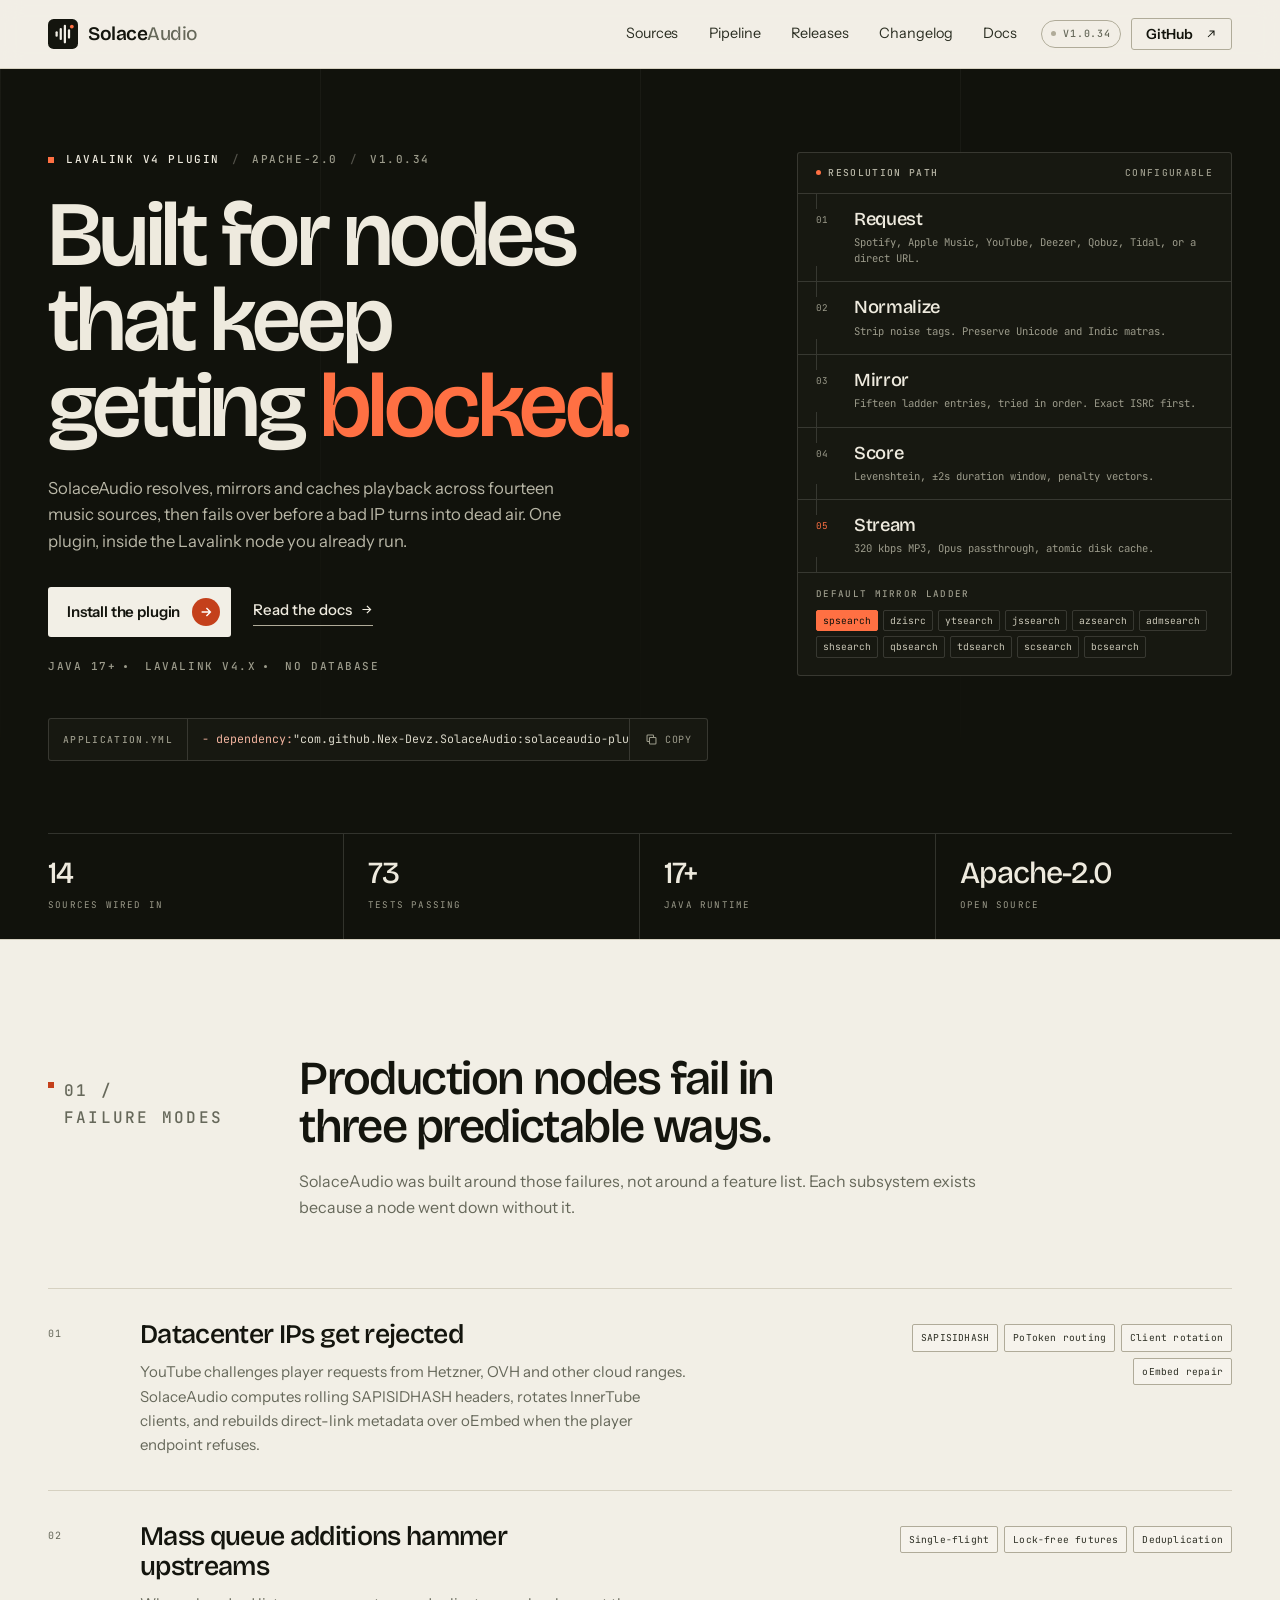
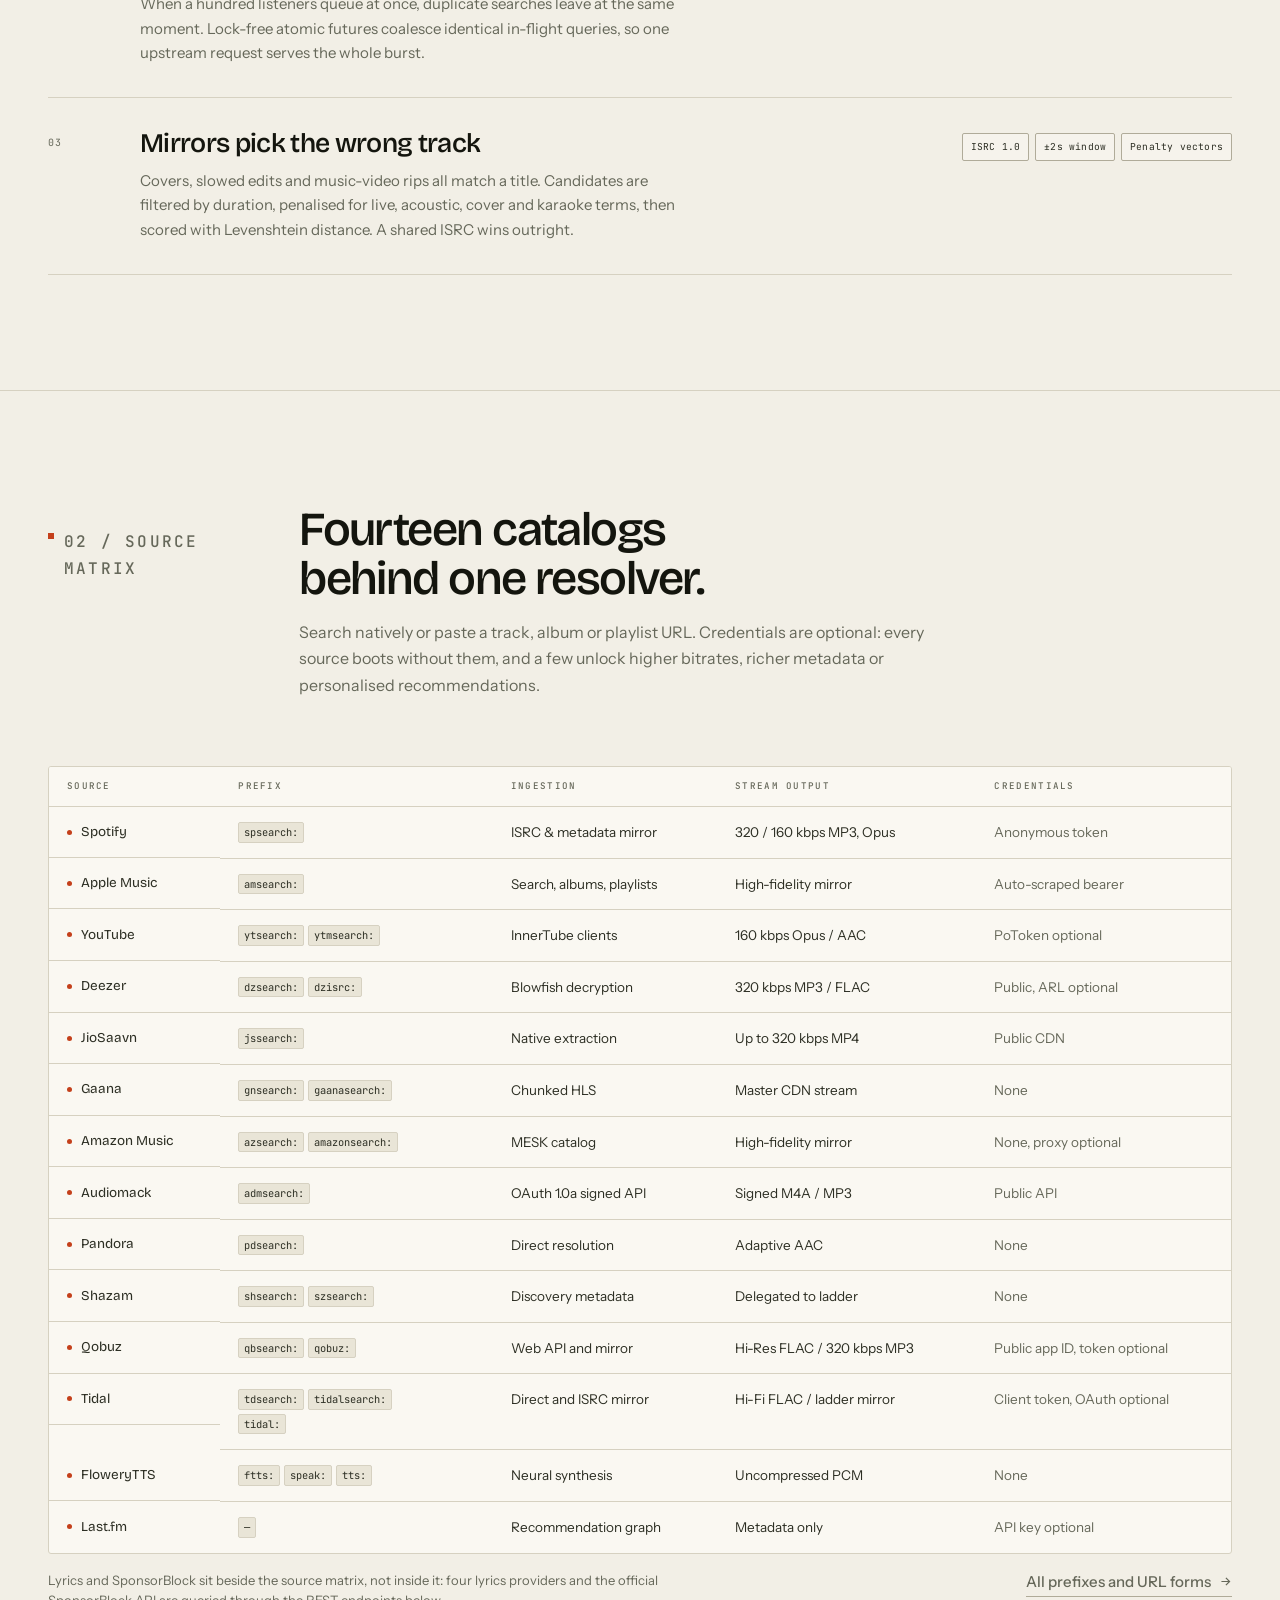
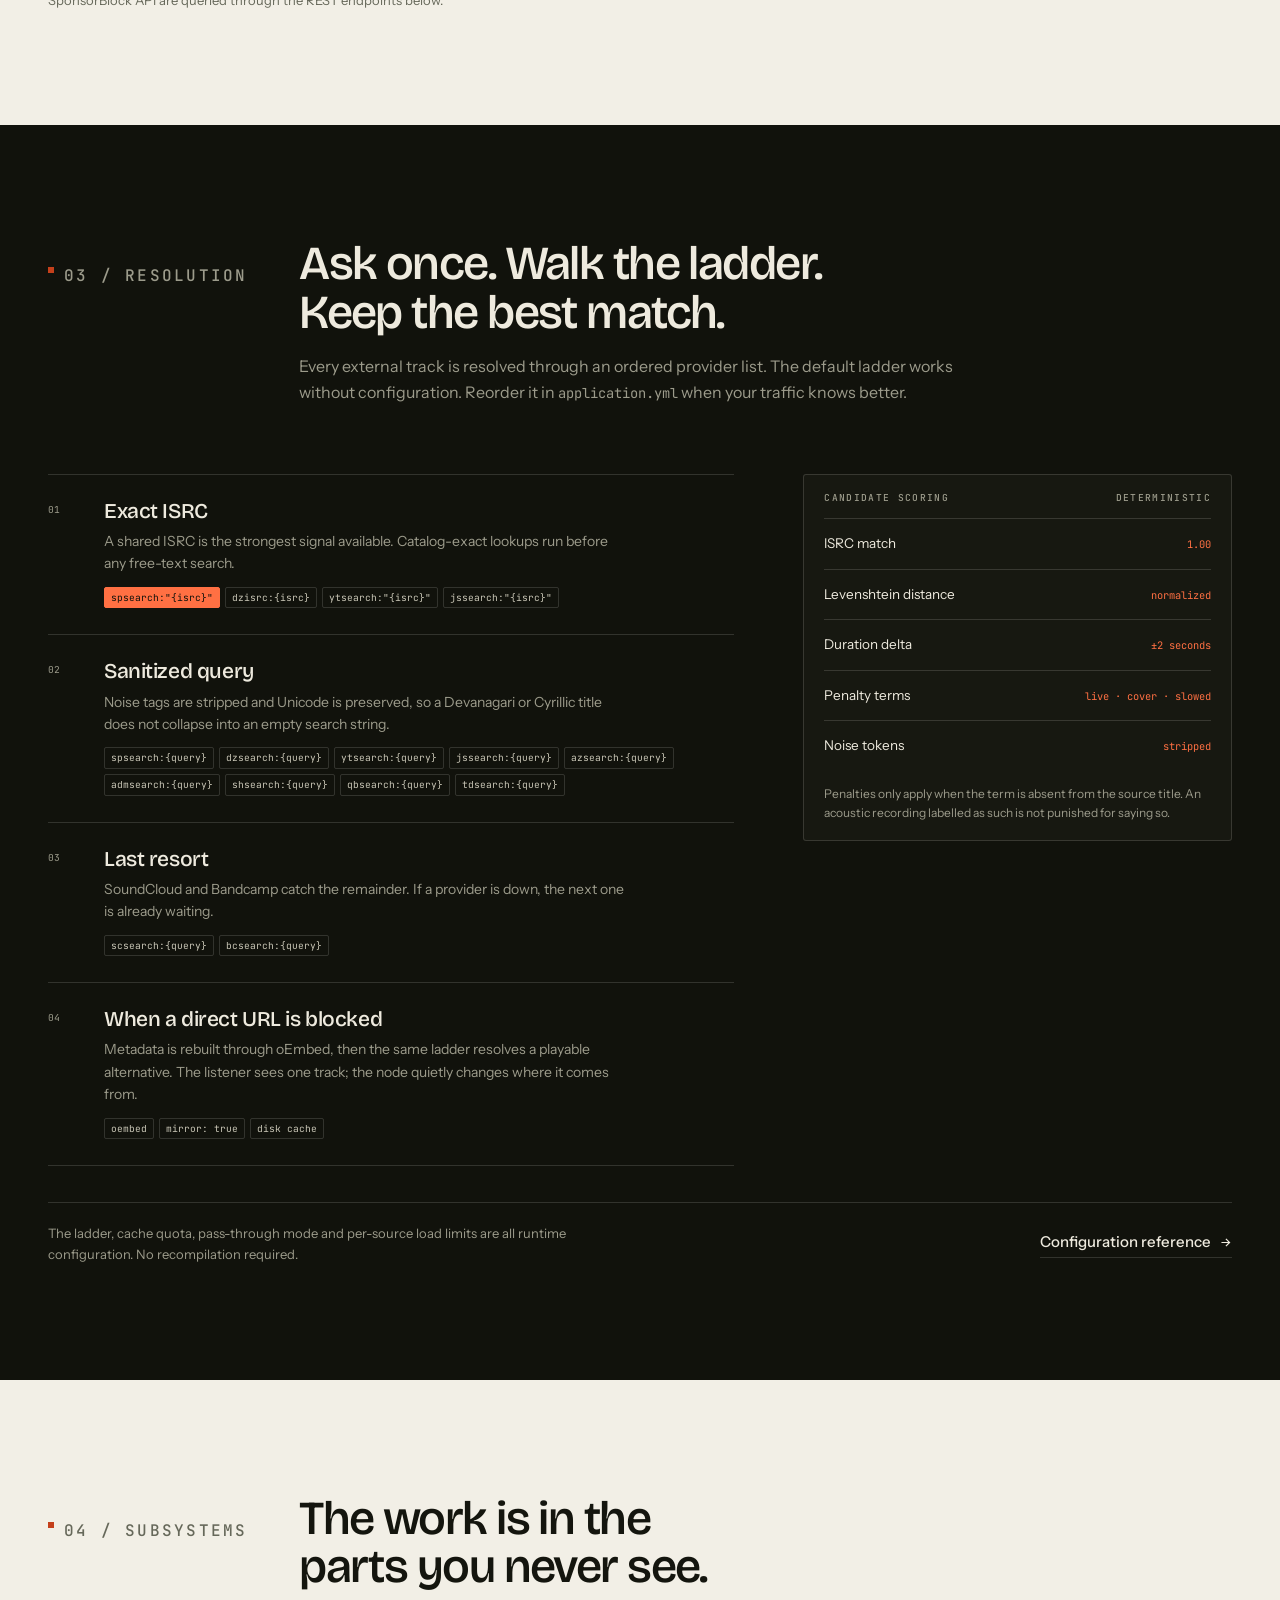
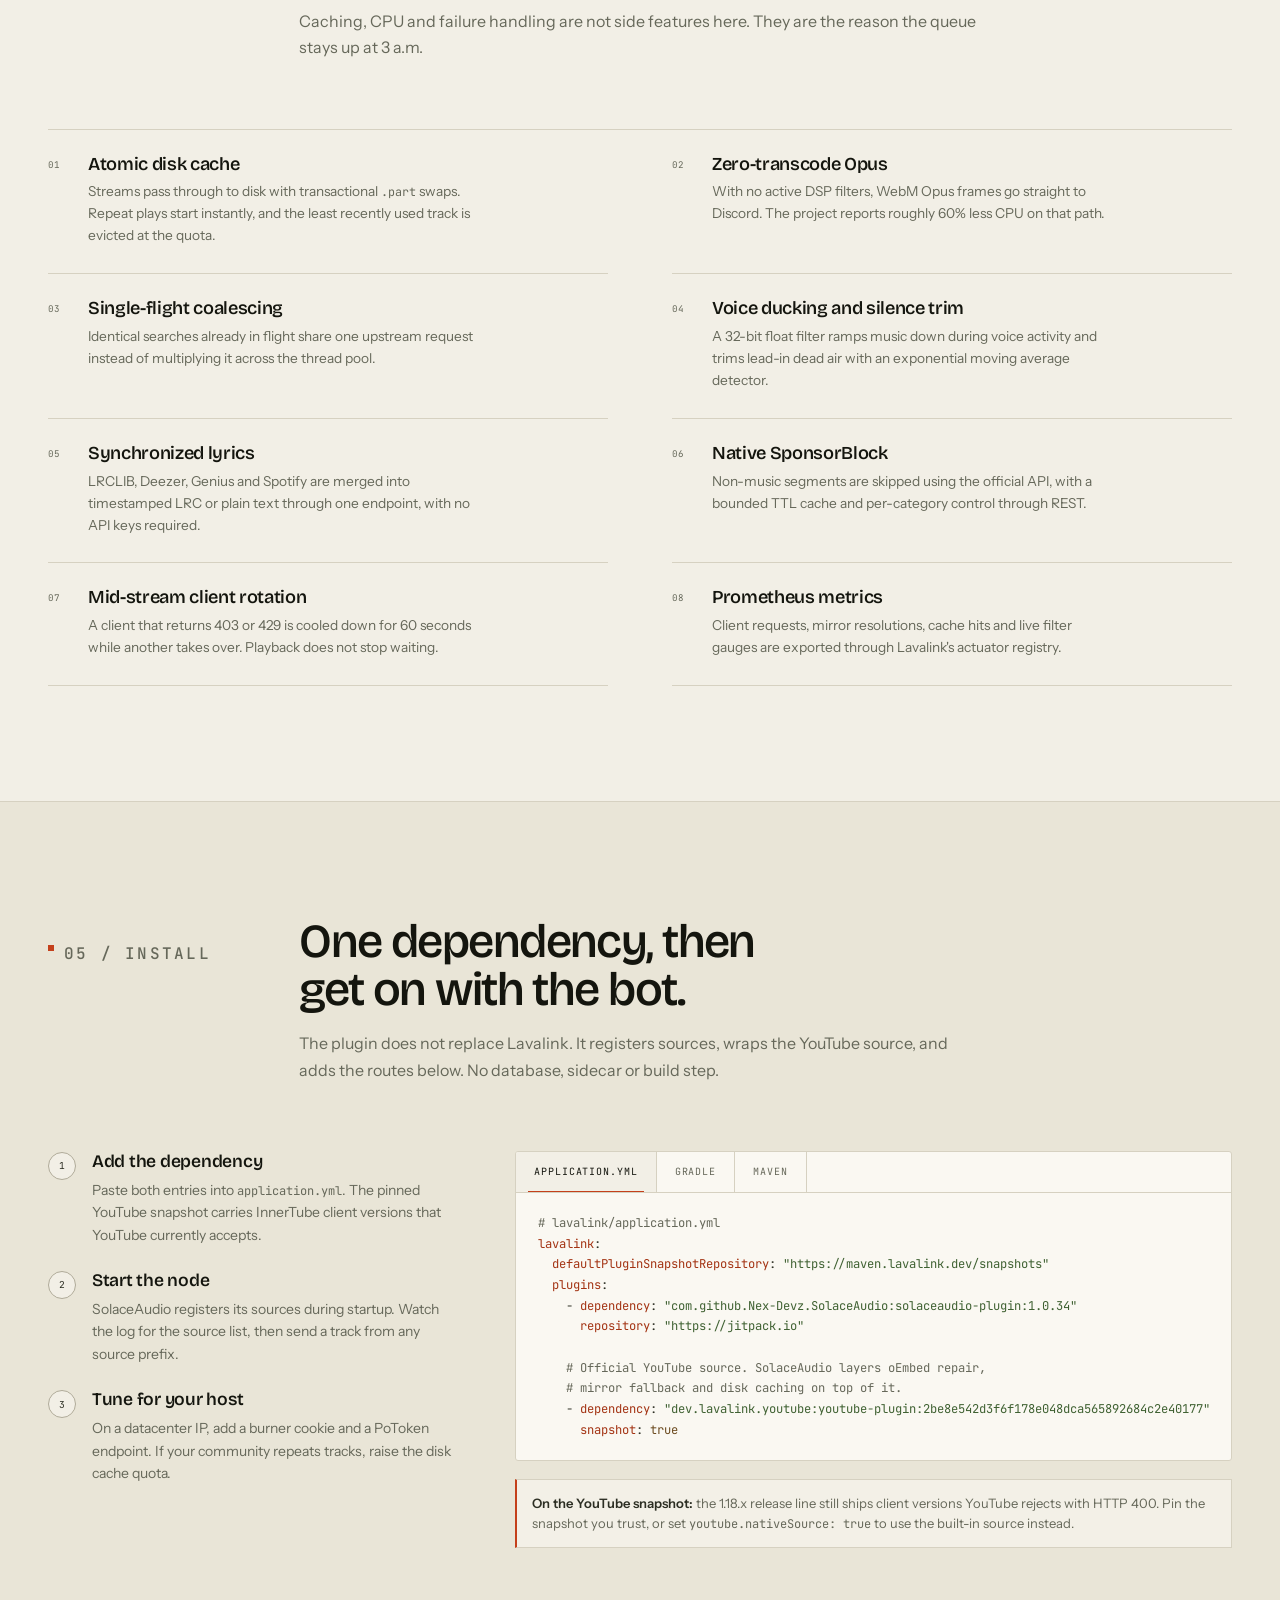
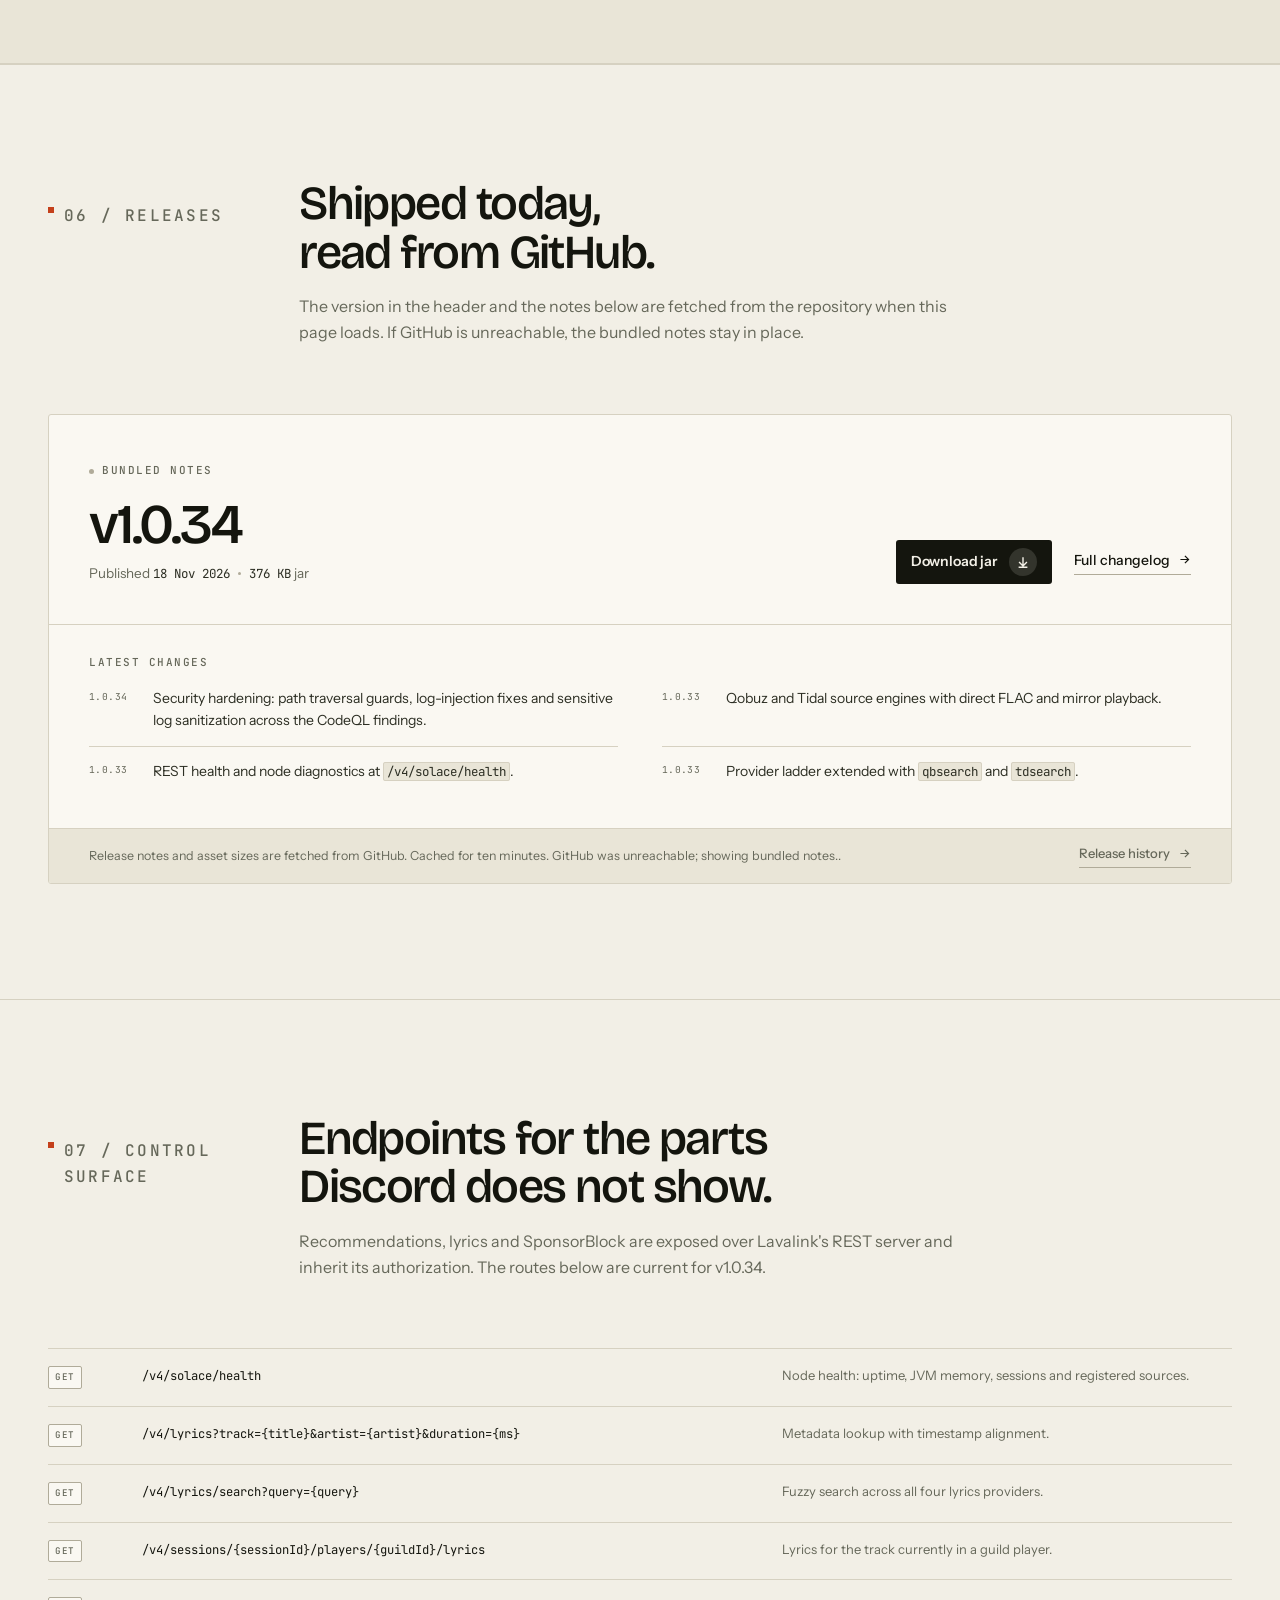
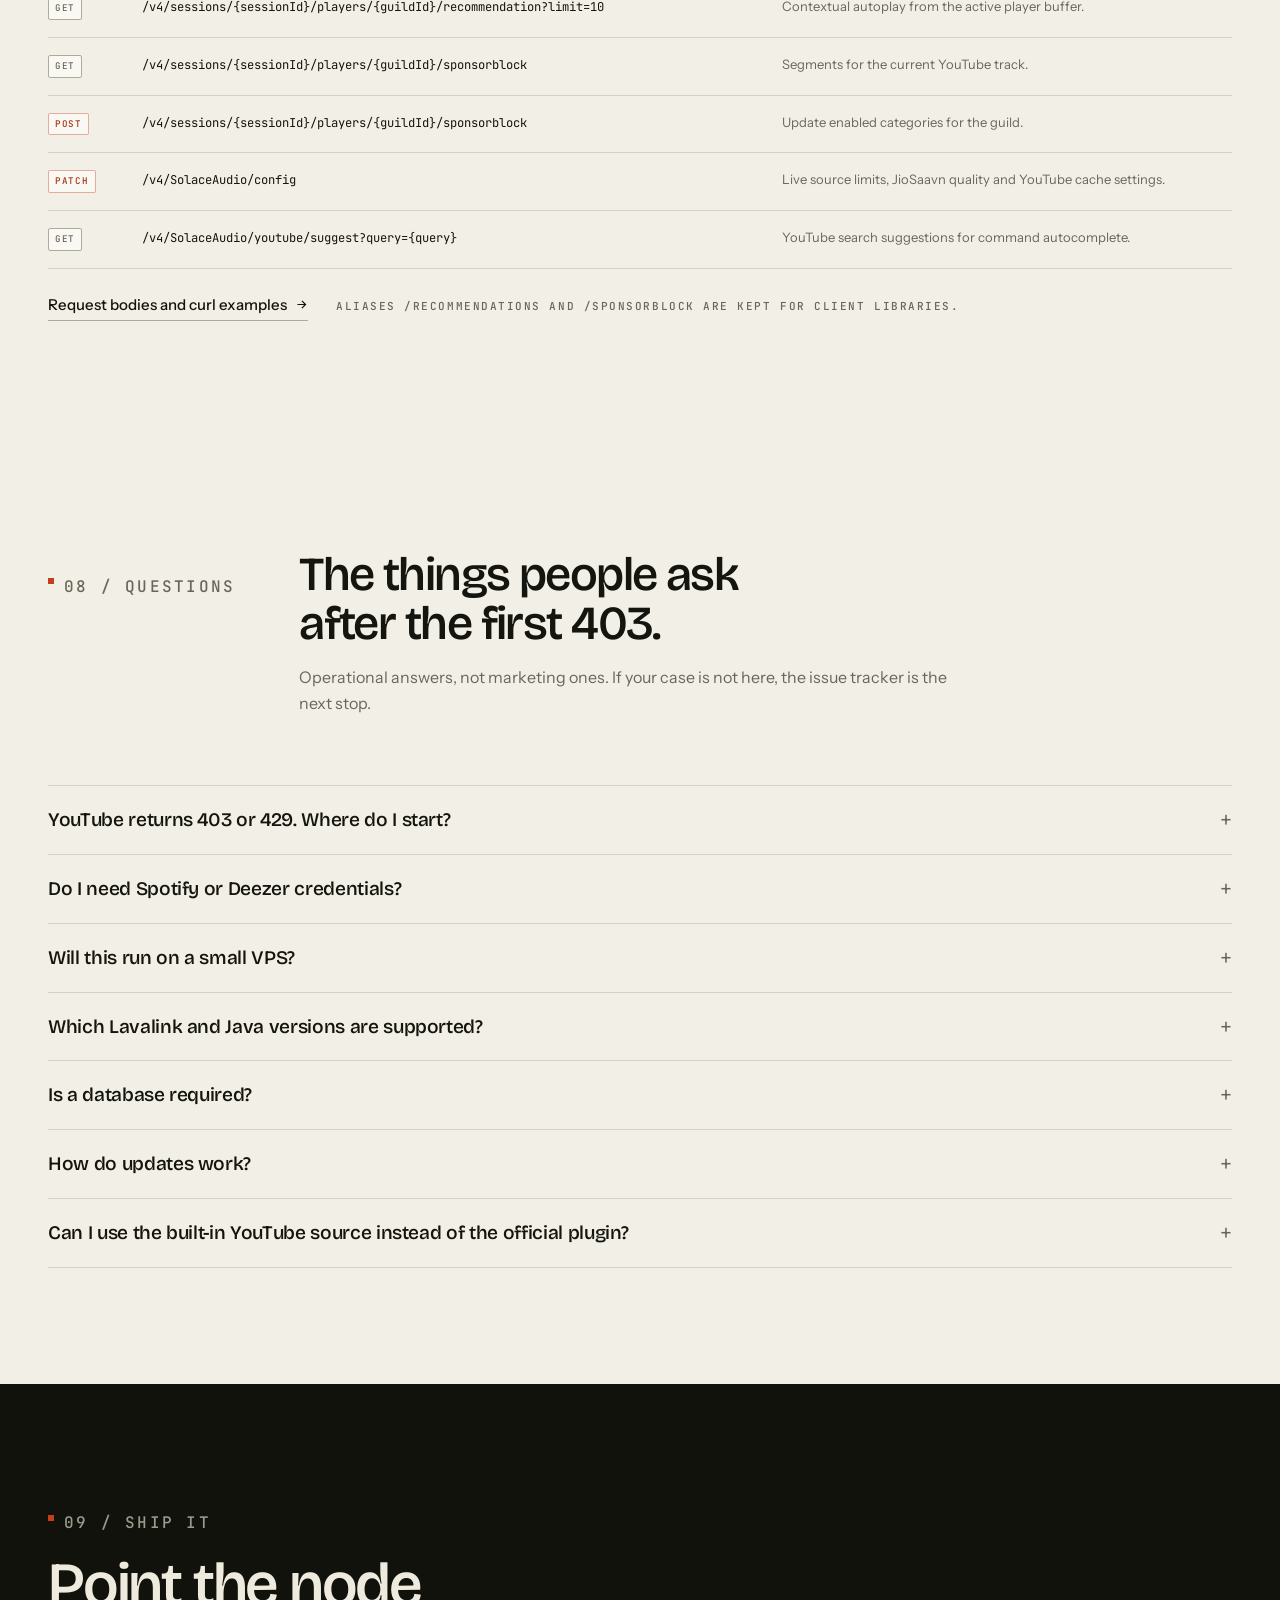
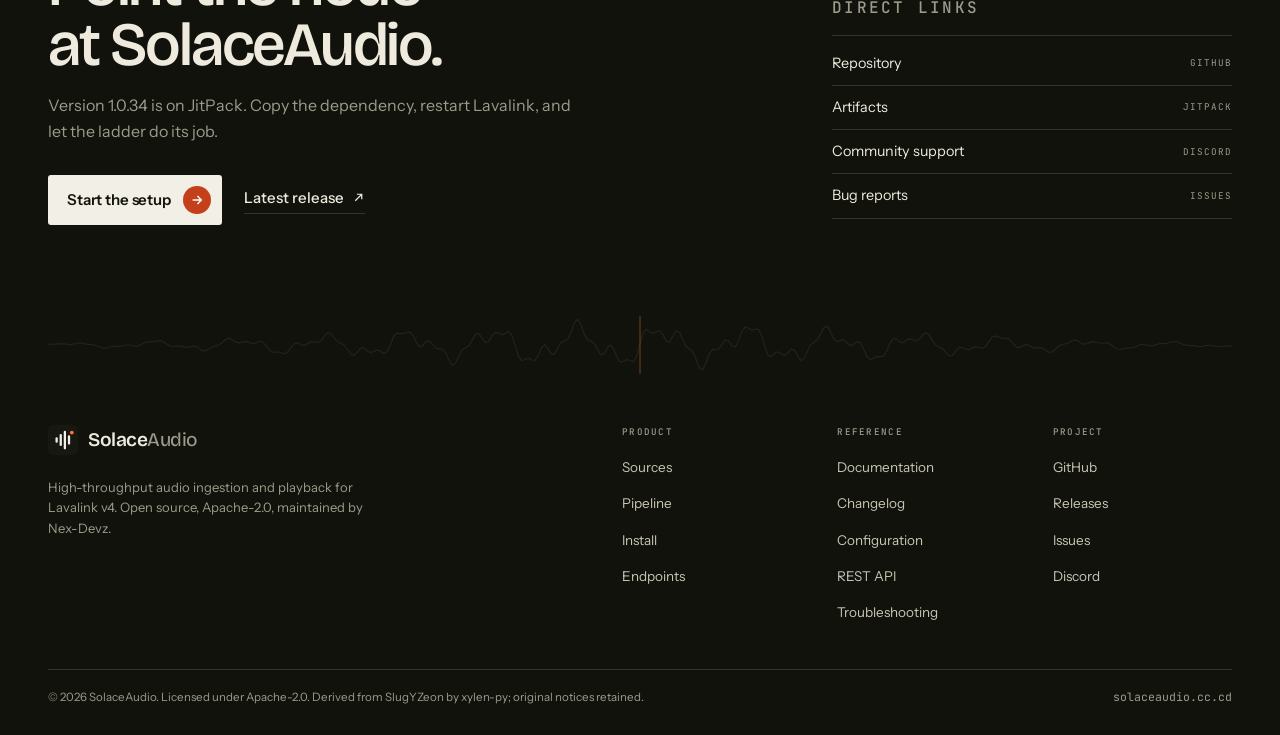
<file: site/index.html>
<!doctype html>
<html lang="en">
<head>
  <meta charset="utf-8">
  <meta name="viewport" content="width=device-width, initial-scale=1">
  <title>SolaceAudio — resilient audio ingestion for Lavalink v4</title>
  <meta name="description" content="SolaceAudio is an open-source Lavalink v4 plugin that resolves, mirrors, scores and caches audio across fourteen music sources, with failover for datacenter IPs.">
  <link rel="canonical" href="https://solaceaudio.cc.cd/">
  <meta name="theme-color" content="#11120c">
  <meta name="color-scheme" content="light">

  <meta property="og:type" content="website">
  <meta property="og:site_name" content="SolaceAudio">
  <meta property="og:url" content="https://solaceaudio.cc.cd/">
  <meta property="og:title" content="SolaceAudio — resilient audio ingestion for Lavalink v4">
  <meta property="og:description" content="Fourteen music sources, one resolver. ISRC-first mirroring, deterministic scoring and atomic disk caching for Lavalink v4.">
  <meta property="og:image" content="https://solaceaudio.cc.cd/assets/img/og.png">
  <meta property="og:image:width" content="1200">
  <meta property="og:image:height" content="630">
  <meta property="og:image:alt" content="SolaceAudio — built for nodes that keep getting blocked.">
  <meta name="twitter:card" content="summary_large_image">
  <meta name="twitter:title" content="SolaceAudio — resilient audio ingestion for Lavalink v4">
  <meta name="twitter:description" content="Fourteen music sources, one resolver. ISRC-first mirroring, deterministic scoring and atomic disk caching for Lavalink v4.">
  <meta name="twitter:image" content="https://solaceaudio.cc.cd/assets/img/og.png">

  <link rel="icon" href="assets/img/favicon.svg" type="image/svg+xml">
  <link rel="apple-touch-icon" href="assets/img/apple-touch-icon.png">
  <link rel="manifest" href="site.webmanifest">
  <link rel="preload" href="assets/fonts/bricolage-grotesque-var.woff2" as="font" type="font/woff2" crossorigin>
  <link rel="preload" href="assets/fonts/instrument-sans-var.woff2" as="font" type="font/woff2" crossorigin>
  <link rel="preconnect" href="https://api.github.com">
  <link rel="preconnect" href="https://raw.githubusercontent.com">
  <link rel="dns-prefetch" href="https://raw.githubusercontent.com">
  <link rel="stylesheet" href="assets/css/style.css">
  <script>document.documentElement.classList.add('js');</script>
  <script src="assets/js/main.js" defer></script>
  <script src="assets/js/live.js" defer></script>
</head>
<body id="top">
  <a class="skip-link" href="#main">Skip to content</a>

  <header class="site-header">
    <div class="container header-inner">
      <a class="brand" href="index.html" aria-label="SolaceAudio home">
        <svg class="brand__mark" viewBox="0 0 32 32" aria-hidden="true">
          <rect width="32" height="32" rx="6" fill="#14150e"/>
          <g fill="#f2efe6">
            <rect x="8" y="13" width="2.4" height="6" rx="1.2"/>
            <rect x="12.4" y="9.5" width="2.4" height="13" rx="1.2"/>
            <rect x="16.8" y="6" width="2.4" height="20" rx="1.2"/>
            <rect x="21.2" y="11" width="2.4" height="10" rx="1.2"/>
          </g>
          <circle cx="25.4" cy="8" r="2" fill="#ff7043"/>
        </svg>
        <span class="brand__name">Solace<span>Audio</span></span>
      </a>

      <nav class="main-nav" aria-label="Primary">
        <a href="#sources">Sources</a>
        <a href="#pipeline">Pipeline</a>
        <a href="#releases">Releases</a>
        <a href="changelog.html">Changelog</a>
        <a href="docs.html">Docs</a>
      </nav>

      <div class="header-actions">
        <span class="version-chip" data-live-version-badge title="Latest release">
          <span class="live-dot" data-live-dot aria-hidden="true"></span>
          <span>v<span data-live-version>1.0.34</span></span>
        </span>
        <a class="btn btn--small btn--outline" href="https://github.com/Nex-Devz/SolaceAudio" rel="noopener">
          GitHub
          <svg width="12" height="12" viewBox="0 0 16 16" fill="none" stroke="currentColor" stroke-width="1.4" aria-hidden="true"><path d="M4 12 12 4M6 4h6v6"/></svg>
        </a>
        <button class="menu-toggle" type="button" aria-expanded="false" aria-controls="mobile-nav" data-menu-toggle aria-label="Open menu">
          <span></span>
          <span></span>
        </button>
      </div>
    </div>

    <nav class="mobile-nav" id="mobile-nav" aria-label="Mobile" hidden>
      <a href="#sources">Sources <span>02</span></a>
      <a href="#pipeline">Pipeline <span>03</span></a>
      <a href="#releases">Releases <span>06</span></a>
      <a href="#api">Endpoints <span>07</span></a>
      <a href="changelog.html">Changelog <span>Live</span></a>
      <a href="docs.html">Docs <span>Reference</span></a>
      <a href="https://github.com/Nex-Devz/SolaceAudio" rel="noopener">GitHub <span>Repository</span></a>
      <a class="btn btn--dark" href="#install">Install the plugin
        <span class="btn__icon" aria-hidden="true">
          <svg viewBox="0 0 16 16" fill="none" stroke="currentColor" stroke-width="1.6"><path d="M3 8h9M8.5 3.5 13 8l-4.5 4.5"/></svg>
        </span>
      </a>
    </nav>
  </header>

  <main id="main">
    <section class="hero" aria-labelledby="hero-title">
      <div class="container">
        <div class="hero-grid">
          <div class="hero-copy">
            <div class="eyebrow-row label">
              <span class="dot" aria-hidden="true"></span>
              <strong>Lavalink v4 plugin</strong>
              <span class="sep" aria-hidden="true">/</span>
              <span>Apache-2.0</span>
              <span class="sep" aria-hidden="true">/</span>
              <span>v<span data-live-version>1.0.34</span></span>
            </div>

            <h1 id="hero-title">Built for nodes that keep getting <span class="accent">blocked.</span></h1>

            <p class="hero-lede">
              SolaceAudio resolves, mirrors and caches playback across fourteen music sources, then fails over
              before a bad IP turns into dead air. One plugin, inside the Lavalink node you already run.
            </p>

            <div class="hero-cta">
              <a class="btn btn--light" href="#install">
                Install the plugin
                <span class="btn__icon" aria-hidden="true">
                  <svg viewBox="0 0 16 16" fill="none" stroke="currentColor" stroke-width="1.6"><path d="M3 8h9M8.5 3.5 13 8l-4.5 4.5"/></svg>
                </span>
              </a>
              <a class="link-arrow" href="docs.html">
                Read the docs
                <svg viewBox="0 0 16 16" fill="none" stroke="currentColor" stroke-width="1.5" aria-hidden="true"><path d="M3 8h9M8.5 3.5 13 8l-4.5 4.5"/></svg>
              </a>
            </div>

            <p class="hero-meta label">
              <span>Java 17+</span>
              <span>Lavalink v4.x</span>
              <span>No database</span>
            </p>

            <div class="install-strip">
              <span class="install-strip__label label">application.yml</span>
              <code><span class="tok">- dependency:</span> "com.github.Nex-Devz.SolaceAudio:solaceaudio-plugin:<span data-live-version>1.0.34</span>"</code>
              <button class="copy-btn" type="button" data-copy='- dependency: "com.github.Nex-Devz.SolaceAudio:solaceaudio-plugin:1.0.34"' data-copy-template='- dependency: "com.github.Nex-Devz.SolaceAudio:solaceaudio-plugin:{version}"' data-label="Copy">
                <svg viewBox="0 0 16 16" fill="none" stroke="currentColor" stroke-width="1.3" aria-hidden="true"><rect x="5.5" y="5.5" width="8" height="8" rx="1"/><path d="M10.5 5.5v-2a1 1 0 0 0-1-1h-6a1 1 0 0 0-1 1v6a1 1 0 0 0 1 1h2"/></svg>
                <span>Copy</span>
              </button>
            </div>
          </div>

          <aside class="route-card" aria-label="Resolution path overview">
            <div class="route-card__head label">
              <span class="pulse">Resolution path</span>
              <span>Configurable</span>
            </div>
            <ol class="route-list">
              <li>
                <span class="idx">01</span>
                <div>
                  <div class="route-name">Request</div>
                  <p class="route-desc">Spotify, Apple Music, YouTube, Deezer, Qobuz, Tidal, or a direct URL.</p>
                </div>
              </li>
              <li>
                <span class="idx">02</span>
                <div>
                  <div class="route-name">Normalize</div>
                  <p class="route-desc">Strip noise tags. Preserve Unicode and Indic matras.</p>
                </div>
              </li>
              <li>
                <span class="idx">03</span>
                <div>
                  <div class="route-name">Mirror</div>
                  <p class="route-desc">Fifteen ladder entries, tried in order. Exact ISRC first.</p>
                </div>
              </li>
              <li>
                <span class="idx">04</span>
                <div>
                  <div class="route-name">Score</div>
                  <p class="route-desc">Levenshtein, ±2s duration window, penalty vectors.</p>
                </div>
              </li>
              <li class="is-final">
                <span class="idx">05</span>
                <div>
                  <div class="route-name">Stream</div>
                  <p class="route-desc">320 kbps MP3, Opus passthrough, atomic disk cache.</p>
                </div>
              </li>
            </ol>
            <div class="route-card__foot">
              <p class="label">Default mirror ladder</p>
              <div class="chip-row">
                <span class="chip-dark is-hot">spsearch</span>
                <span class="chip-dark">dzisrc</span>
                <span class="chip-dark">ytsearch</span>
                <span class="chip-dark">jssearch</span>
                <span class="chip-dark">azsearch</span>
                <span class="chip-dark">admsearch</span>
                <span class="chip-dark">shsearch</span>
                <span class="chip-dark">qbsearch</span>
                <span class="chip-dark">tdsearch</span>
                <span class="chip-dark">scsearch</span>
                <span class="chip-dark">bcsearch</span>
              </div>
            </div>
          </aside>
        </div>

        <dl class="spec-band">
          <div class="spec">
            <dt class="sr-only">Sources</dt>
            <dd><b>14</b><span>Sources wired in</span></dd>
          </div>
          <div class="spec">
            <dt class="sr-only">Tests</dt>
            <dd><b>73</b><span>Tests passing</span></dd>
          </div>
          <div class="spec">
            <dt class="sr-only">Runtime</dt>
            <dd><b>17+</b><span>Java runtime</span></dd>
          </div>
          <div class="spec">
            <dt class="sr-only">License</dt>
            <dd><b>Apache-2.0</b><span>Open source</span></dd>
          </div>
        </dl>
      </div>
    </section>

    <section class="section section--bordered" aria-labelledby="failures-title">
      <div class="container">
        <div class="sec-head reveal">
          <p class="sec-label">01 / Failure modes</p>
          <div>
            <h2 id="failures-title">Production nodes fail in three predictable ways.</h2>
            <p>SolaceAudio was built around those failures, not around a feature list. Each subsystem exists because a node went down without it.</p>
          </div>
        </div>

        <div class="failure-list">
          <article class="failure reveal">
            <span class="failure__num">01</span>
            <div>
              <h3>Datacenter IPs get rejected</h3>
              <p>YouTube challenges player requests from Hetzner, OVH and other cloud ranges. SolaceAudio computes rolling SAPISIDHASH headers, rotates InnerTube clients, and rebuilds direct-link metadata over oEmbed when the player endpoint refuses.</p>
            </div>
            <ul class="failure__tags" aria-label="Responses">
              <li class="tag">SAPISIDHASH</li>
              <li class="tag">PoToken routing</li>
              <li class="tag">Client rotation</li>
              <li class="tag">oEmbed repair</li>
            </ul>
          </article>

          <article class="failure reveal">
            <span class="failure__num">02</span>
            <div>
              <h3>Mass queue additions hammer upstreams</h3>
              <p>When a hundred listeners queue at once, duplicate searches leave at the same moment. Lock-free atomic futures coalesce identical in-flight queries, so one upstream request serves the whole burst.</p>
            </div>
            <ul class="failure__tags" aria-label="Responses">
              <li class="tag">Single-flight</li>
              <li class="tag">Lock-free futures</li>
              <li class="tag">Deduplication</li>
            </ul>
          </article>

          <article class="failure reveal">
            <span class="failure__num">03</span>
            <div>
              <h3>Mirrors pick the wrong track</h3>
              <p>Covers, slowed edits and music-video rips all match a title. Candidates are filtered by duration, penalised for live, acoustic, cover and karaoke terms, then scored with Levenshtein distance. A shared ISRC wins outright.</p>
            </div>
            <ul class="failure__tags" aria-label="Responses">
              <li class="tag">ISRC 1.0</li>
              <li class="tag">±2s window</li>
              <li class="tag">Penalty vectors</li>
            </ul>
          </article>
        </div>
      </div>
    </section>

    <section class="section section--bordered" id="sources" aria-labelledby="sources-title">
      <div class="container">
        <div class="sec-head reveal">
          <p class="sec-label">02 / Source matrix</p>
          <div>
            <h2 id="sources-title">Fourteen catalogs behind one resolver.</h2>
            <p>Search natively or paste a track, album or playlist URL. Credentials are optional: every source boots without them, and a few unlock higher bitrates, richer metadata or personalised recommendations.</p>
          </div>
        </div>

        <div class="table-shell reveal">
          <div class="table-scroll" role="region" aria-label="Supported audio sources" tabindex="0">
            <table class="source-table">
              <caption class="sr-only">SolaceAudio sources, search prefixes, ingestion mode, stream output and required credentials.</caption>
              <thead>
                <tr>
                  <th scope="col">Source</th>
                  <th scope="col">Prefix</th>
                  <th scope="col">Ingestion</th>
                  <th scope="col">Stream output</th>
                  <th scope="col">Credentials</th>
                </tr>
              </thead>
              <tbody>
                <tr>
                  <th scope="row" class="source-name">Spotify</th>
                  <td><span class="prefix-list"><code>spsearch:</code></span></td>
                  <td>ISRC &amp; metadata mirror</td>
                  <td>320 / 160 kbps MP3, Opus</td>
                  <td class="muted-cell">Anonymous token</td>
                </tr>
                <tr>
                  <th scope="row" class="source-name">Apple Music</th>
                  <td><span class="prefix-list"><code>amsearch:</code></span></td>
                  <td>Search, albums, playlists</td>
                  <td>High-fidelity mirror</td>
                  <td class="muted-cell">Auto-scraped bearer</td>
                </tr>
                <tr>
                  <th scope="row" class="source-name">YouTube</th>
                  <td><span class="prefix-list"><code>ytsearch:</code> <code>ytmsearch:</code></span></td>
                  <td>InnerTube clients</td>
                  <td>160 kbps Opus / AAC</td>
                  <td class="muted-cell">PoToken optional</td>
                </tr>
                <tr>
                  <th scope="row" class="source-name">Deezer</th>
                  <td><span class="prefix-list"><code>dzsearch:</code> <code>dzisrc:</code></span></td>
                  <td>Blowfish decryption</td>
                  <td>320 kbps MP3 / FLAC</td>
                  <td class="muted-cell">Public, ARL optional</td>
                </tr>
                <tr>
                  <th scope="row" class="source-name">JioSaavn</th>
                  <td><span class="prefix-list"><code>jssearch:</code></span></td>
                  <td>Native extraction</td>
                  <td>Up to 320 kbps MP4</td>
                  <td class="muted-cell">Public CDN</td>
                </tr>
                <tr>
                  <th scope="row" class="source-name">Gaana</th>
                  <td><span class="prefix-list"><code>gnsearch:</code> <code>gaanasearch:</code></span></td>
                  <td>Chunked HLS</td>
                  <td>Master CDN stream</td>
                  <td class="muted-cell">None</td>
                </tr>
                <tr>
                  <th scope="row" class="source-name">Amazon Music</th>
                  <td><span class="prefix-list"><code>azsearch:</code> <code>amazonsearch:</code></span></td>
                  <td>MESK catalog</td>
                  <td>High-fidelity mirror</td>
                  <td class="muted-cell">None, proxy optional</td>
                </tr>
                <tr>
                  <th scope="row" class="source-name">Audiomack</th>
                  <td><span class="prefix-list"><code>admsearch:</code></span></td>
                  <td>OAuth 1.0a signed API</td>
                  <td>Signed M4A / MP3</td>
                  <td class="muted-cell">Public API</td>
                </tr>
                <tr>
                  <th scope="row" class="source-name">Pandora</th>
                  <td><span class="prefix-list"><code>pdsearch:</code></span></td>
                  <td>Direct resolution</td>
                  <td>Adaptive AAC</td>
                  <td class="muted-cell">None</td>
                </tr>
                <tr>
                  <th scope="row" class="source-name">Shazam</th>
                  <td><span class="prefix-list"><code>shsearch:</code> <code>szsearch:</code></span></td>
                  <td>Discovery metadata</td>
                  <td>Delegated to ladder</td>
                  <td class="muted-cell">None</td>
                </tr>
                <tr>
                  <th scope="row" class="source-name">Qobuz</th>
                  <td><span class="prefix-list"><code>qbsearch:</code> <code>qobuz:</code></span></td>
                  <td>Web API and mirror</td>
                  <td>Hi-Res FLAC / 320 kbps MP3</td>
                  <td class="muted-cell">Public app ID, token optional</td>
                </tr>
                <tr>
                  <th scope="row" class="source-name">Tidal</th>
                  <td><span class="prefix-list"><code>tdsearch:</code> <code>tidalsearch:</code> <code>tidal:</code></span></td>
                  <td>Direct and ISRC mirror</td>
                  <td>Hi-Fi FLAC / ladder mirror</td>
                  <td class="muted-cell">Client token, OAuth optional</td>
                </tr>
                <tr>
                  <th scope="row" class="source-name">FloweryTTS</th>
                  <td><span class="prefix-list"><code>ftts:</code> <code>speak:</code> <code>tts:</code></span></td>
                  <td>Neural synthesis</td>
                  <td>Uncompressed PCM</td>
                  <td class="muted-cell">None</td>
                </tr>
                <tr>
                  <th scope="row" class="source-name">Last.fm</th>
                  <td><span class="prefix-list"><code>—</code></span></td>
                  <td>Recommendation graph</td>
                  <td>Metadata only</td>
                  <td class="muted-cell">API key optional</td>
                </tr>
              </tbody>
            </table>
          </div>
        </div>

        <div class="table-foot reveal">
          <p>Lyrics and SponsorBlock sit beside the source matrix, not inside it: four lyrics providers and the official SponsorBlock API are queried through the REST endpoints below.</p>
          <a class="link-arrow" href="docs.html#prefixes">All prefixes and URL forms
            <svg viewBox="0 0 16 16" fill="none" stroke="currentColor" stroke-width="1.5" aria-hidden="true"><path d="M3 8h9M8.5 3.5 13 8l-4.5 4.5"/></svg>
          </a>
        </div>
      </div>
    </section>

    <section class="section section--dark" id="pipeline" aria-labelledby="pipeline-title">
      <div class="container">
        <div class="sec-head reveal">
          <p class="sec-label">03 / Resolution</p>
          <div>
            <h2 id="pipeline-title">Ask once. Walk the ladder. Keep the best match.</h2>
            <p>Every external track is resolved through an ordered provider list. The default ladder works without configuration. Reorder it in <code>application.yml</code> when your traffic knows better.</p>
          </div>
        </div>

        <div class="pipeline-grid">
          <ol class="ladder">
            <li class="reveal">
              <span class="idx">01</span>
              <div>
                <h3>Exact ISRC</h3>
                <p>A shared ISRC is the strongest signal available. Catalog-exact lookups run before any free-text search.</p>
                <div class="chip-row">
                  <span class="chip-dark is-hot">spsearch:"{isrc}"</span>
                  <span class="chip-dark">dzisrc:{isrc}</span>
                  <span class="chip-dark">ytsearch:"{isrc}"</span>
                  <span class="chip-dark">jssearch:"{isrc}"</span>
                </div>
              </div>
            </li>
            <li class="reveal">
              <span class="idx">02</span>
              <div>
                <h3>Sanitized query</h3>
                <p>Noise tags are stripped and Unicode is preserved, so a Devanagari or Cyrillic title does not collapse into an empty search string.</p>
                <div class="chip-row">
                  <span class="chip-dark">spsearch:{query}</span>
                  <span class="chip-dark">dzsearch:{query}</span>
                  <span class="chip-dark">ytsearch:{query}</span>
                  <span class="chip-dark">jssearch:{query}</span>
                  <span class="chip-dark">azsearch:{query}</span>
                  <span class="chip-dark">admsearch:{query}</span>
                  <span class="chip-dark">shsearch:{query}</span>
                  <span class="chip-dark">qbsearch:{query}</span>
                  <span class="chip-dark">tdsearch:{query}</span>
                </div>
              </div>
            </li>
            <li class="reveal">
              <span class="idx">03</span>
              <div>
                <h3>Last resort</h3>
                <p>SoundCloud and Bandcamp catch the remainder. If a provider is down, the next one is already waiting.</p>
                <div class="chip-row">
                  <span class="chip-dark">scsearch:{query}</span>
                  <span class="chip-dark">bcsearch:{query}</span>
                </div>
              </div>
            </li>
            <li class="reveal">
              <span class="idx">04</span>
              <div>
                <h3>When a direct URL is blocked</h3>
                <p>Metadata is rebuilt through oEmbed, then the same ladder resolves a playable alternative. The listener sees one track; the node quietly changes where it comes from.</p>
                <div class="chip-row">
                  <span class="chip-dark">oembed</span>
                  <span class="chip-dark">mirror: true</span>
                  <span class="chip-dark">disk cache</span>
                </div>
              </div>
            </li>
          </ol>

          <aside class="score-card reveal" data-delay="1" aria-label="Candidate scoring factors">
            <div class="score-card__head label">
              <span>Candidate scoring</span>
              <span>Deterministic</span>
            </div>
            <ul class="score-list">
              <li>
                <span class="k">ISRC match</span>
                <span class="v">1.00</span>
              </li>
              <li>
                <span class="k">Levenshtein distance</span>
                <span class="v">normalized</span>
              </li>
              <li>
                <span class="k">Duration delta</span>
                <span class="v">±2 seconds</span>
              </li>
              <li>
                <span class="k">Penalty terms</span>
                <span class="v">live · cover · slowed</span>
              </li>
              <li>
                <span class="k">Noise tokens</span>
                <span class="v">stripped</span>
              </li>
            </ul>
            <p class="score-note">Penalties only apply when the term is absent from the source title. An acoustic recording labelled as such is not punished for saying so.</p>
          </aside>
        </div>

        <div class="pipeline-foot reveal">
          <p>The ladder, cache quota, pass-through mode and per-source load limits are all runtime configuration. No recompilation required.</p>
          <a class="link-arrow link-arrow--light" href="docs.html#configuration">Configuration reference
            <svg viewBox="0 0 16 16" fill="none" stroke="currentColor" stroke-width="1.5" aria-hidden="true"><path d="M3 8h9M8.5 3.5 13 8l-4.5 4.5"/></svg>
          </a>
        </div>
      </div>
    </section>

    <section class="section" aria-labelledby="subsystems-title">
      <div class="container">
        <div class="sec-head reveal">
          <p class="sec-label">04 / Subsystems</p>
          <div>
            <h2 id="subsystems-title">The work is in the parts you never see.</h2>
            <p>Caching, CPU and failure handling are not side features here. They are the reason the queue stays up at 3 a.m.</p>
          </div>
        </div>

        <div class="sys-grid">
          <article class="sys-item reveal">
            <span class="sys-item__num">01</span>
            <div>
              <h3>Atomic disk cache</h3>
              <p>Streams pass through to disk with transactional <code>.part</code> swaps. Repeat plays start instantly, and the least recently used track is evicted at the quota.</p>
            </div>
          </article>
          <article class="sys-item reveal" data-delay="1">
            <span class="sys-item__num">02</span>
            <div>
              <h3>Zero-transcode Opus</h3>
              <p>With no active DSP filters, WebM Opus frames go straight to Discord. The project reports roughly 60% less CPU on that path.</p>
            </div>
          </article>
          <article class="sys-item reveal">
            <span class="sys-item__num">03</span>
            <div>
              <h3>Single-flight coalescing</h3>
              <p>Identical searches already in flight share one upstream request instead of multiplying it across the thread pool.</p>
            </div>
          </article>
          <article class="sys-item reveal" data-delay="1">
            <span class="sys-item__num">04</span>
            <div>
              <h3>Voice ducking and silence trim</h3>
              <p>A 32-bit float filter ramps music down during voice activity and trims lead-in dead air with an exponential moving average detector.</p>
            </div>
          </article>
          <article class="sys-item reveal">
            <span class="sys-item__num">05</span>
            <div>
              <h3>Synchronized lyrics</h3>
              <p>LRCLIB, Deezer, Genius and Spotify are merged into timestamped LRC or plain text through one endpoint, with no API keys required.</p>
            </div>
          </article>
          <article class="sys-item reveal" data-delay="1">
            <span class="sys-item__num">06</span>
            <div>
              <h3>Native SponsorBlock</h3>
              <p>Non-music segments are skipped using the official API, with a bounded TTL cache and per-category control through REST.</p>
            </div>
          </article>
          <article class="sys-item reveal">
            <span class="sys-item__num">07</span>
            <div>
              <h3>Mid-stream client rotation</h3>
              <p>A client that returns 403 or 429 is cooled down for 60 seconds while another takes over. Playback does not stop waiting.</p>
            </div>
          </article>
          <article class="sys-item reveal" data-delay="1">
            <span class="sys-item__num">08</span>
            <div>
              <h3>Prometheus metrics</h3>
              <p>Client requests, mirror resolutions, cache hits and live filter gauges are exported through Lavalink's actuator registry.</p>
            </div>
          </article>
        </div>
      </div>
    </section>

    <section class="section section--sunken" id="install" aria-labelledby="install-title">
      <div class="container">
        <div class="sec-head reveal">
          <p class="sec-label">05 / Install</p>
          <div>
            <h2 id="install-title">One dependency, then get on with the bot.</h2>
            <p>The plugin does not replace Lavalink. It registers sources, wraps the YouTube source, and adds the routes below. No database, sidecar or build step.</p>
          </div>
        </div>

        <div class="install-grid">
          <ol class="steps">
            <li class="step reveal">
              <span class="step__num">1</span>
              <div>
                <h3>Add the dependency</h3>
                <p>Paste both entries into <code>application.yml</code>. The pinned YouTube snapshot carries InnerTube client versions that YouTube currently accepts.</p>
              </div>
            </li>
            <li class="step reveal">
              <span class="step__num">2</span>
              <div>
                <h3>Start the node</h3>
                <p>SolaceAudio registers its sources during startup. Watch the log for the source list, then send a track from any source prefix.</p>
              </div>
            </li>
            <li class="step reveal">
              <span class="step__num">3</span>
              <div>
                <h3>Tune for your host</h3>
                <p>On a datacenter IP, add a burner cookie and a PoToken endpoint. If your community repeats tracks, raise the disk cache quota.</p>
              </div>
            </li>
          </ol>

          <div class="reveal" data-delay="1">
            <div class="code-panel" data-tabs>
              <div class="tablist" role="tablist" aria-label="Dependency format">
                <button class="tab" role="tab" id="tab-lavalink" aria-controls="panel-lavalink" aria-selected="true" tabindex="0" type="button">application.yml</button>
                <button class="tab" role="tab" id="tab-gradle" aria-controls="panel-gradle" aria-selected="false" tabindex="-1" type="button">Gradle</button>
                <button class="tab" role="tab" id="tab-maven" aria-controls="panel-maven" aria-selected="false" tabindex="-1" type="button">Maven</button>
              </div>

              <div class="code-body" id="panel-lavalink" role="tabpanel" aria-labelledby="tab-lavalink">
                <button class="copy-btn" type="button" data-copy="target" data-copy-target="#code-lavalink" data-label="Copy">Copy</button>
                <pre><code id="code-lavalink"><span class="tok-c"># lavalink/application.yml</span>
<span class="tok-k">lavalink</span>:
  <span class="tok-k">defaultPluginSnapshotRepository</span>: <span class="tok-s">"https://maven.lavalink.dev/snapshots"</span>
  <span class="tok-k">plugins</span>:
    - <span class="tok-k">dependency</span>: <span class="tok-s">"com.github.Nex-Devz.SolaceAudio:solaceaudio-plugin:<span data-live-version>1.0.34</span>"</span>
      <span class="tok-k">repository</span>: <span class="tok-s">"https://jitpack.io"</span>

    <span class="tok-c"># Official YouTube source. SolaceAudio layers oEmbed repair,</span>
    <span class="tok-c"># mirror fallback and disk caching on top of it.</span>
    - <span class="tok-k">dependency</span>: <span class="tok-s">"dev.lavalink.youtube:youtube-plugin:2be8e542d3f6f178e048dca565892684c2e40177"</span>
      <span class="tok-k">snapshot</span>: <span class="tok-v">true</span></code></pre>
              </div>

              <div class="code-body" id="panel-gradle" role="tabpanel" aria-labelledby="tab-gradle" hidden>
                <button class="copy-btn" type="button" data-copy="target" data-copy-target="#code-gradle" data-label="Copy">Copy</button>
                <pre><code id="code-gradle"><span class="tok-c">// build.gradle.kts</span>
<span class="tok-k">repositories</span> {
    mavenCentral()
    maven(<span class="tok-s">"https://jitpack.io"</span>)
    maven(<span class="tok-s">"https://maven.lavalink.dev/releases"</span>)
}

<span class="tok-k">dependencies</span> {
    implementation(<span class="tok-s">"com.github.Nex-Devz.SolaceAudio:solaceaudio-main:<span data-live-version>1.0.34</span>"</span>)
}</code></pre>
              </div>

              <div class="code-body" id="panel-maven" role="tabpanel" aria-labelledby="tab-maven" hidden>
                <button class="copy-btn" type="button" data-copy="target" data-copy-target="#code-maven" data-label="Copy">Copy</button>
                <pre><code id="code-maven"><span class="tok-c">&lt;!-- pom.xml --&gt;</span>
&lt;<span class="tok-k">repository</span>&gt;
  &lt;id&gt;jitpack.io&lt;/id&gt;
  &lt;url&gt;https://jitpack.io&lt;/url&gt;
&lt;/<span class="tok-k">repository</span>&gt;

&lt;<span class="tok-k">dependency</span>&gt;
  &lt;groupId&gt;com.github.Nex-Devz.SolaceAudio&lt;/groupId&gt;
  &lt;artifactId&gt;solaceaudio-main&lt;/artifactId&gt;
  &lt;version&gt;<span data-live-version>1.0.34</span>&lt;/version&gt;
&lt;/<span class="tok-k">dependency</span>&gt;</code></pre>
              </div>
            </div>

            <div class="code-note">
              <p><strong>On the YouTube snapshot:</strong> the 1.18.x release line still ships client versions YouTube rejects with HTTP 400. Pin the snapshot you trust, or set <code>youtube.nativeSource: true</code> to use the built-in source instead.</p>
            </div>
          </div>
        </div>
      </div>
    </section>

    <section class="section section--bordered" id="releases" aria-labelledby="releases-title">
      <div class="container">
        <div class="sec-head reveal">
          <p class="sec-label">06 / Releases</p>
          <div>
            <h2 id="releases-title">Shipped today, read from GitHub.</h2>
            <p>The version in the header and the notes below are fetched from the repository when this page loads. If GitHub is unreachable, the bundled notes stay in place.</p>
          </div>
        </div>

        <div class="release-shell reveal">
          <div class="release-primary">
            <div class="release-primary__id">
              <p class="live-label label">
                <span class="live-dot" data-live-dot aria-hidden="true"></span>
                <span data-live-status>Bundled notes</span>
              </p>
              <p class="release-version">v<span data-live-version>1.0.34</span></p>
              <p class="release-meta">
                <span>Published <span class="release-meta__value" data-live-date>18 Nov 2026</span></span>
                <span class="meta-sep" aria-hidden="true"></span>
                <span><span class="release-meta__value" data-live-jar-size>376 KB</span> jar</span>
              </p>
            </div>
            <div class="release-actions">
              <a class="btn btn--small btn--dark" data-live-download href="https://github.com/Nex-Devz/SolaceAudio/releases/download/1.0.34/solaceaudio-plugin-1.0.34.jar" aria-label="Download SolaceAudio 1.0.34 jar">
                <span data-live-download-label>Download jar</span>
                <span class="btn__icon" aria-hidden="true">
                  <svg viewBox="0 0 16 16" fill="none" stroke="currentColor" stroke-width="1.6"><path d="M8 2.5v9M3.5 8 8 12.5 12.5 8M3 14h10"/></svg>
                </span>
              </a>
              <a class="link-arrow" href="changelog.html">Full changelog
                <svg viewBox="0 0 16 16" fill="none" stroke="currentColor" stroke-width="1.5" aria-hidden="true"><path d="M3 8h9M8.5 3.5 13 8l-4.5 4.5"/></svg>
              </a>
            </div>
          </div>

          <div class="release-preview" data-live-preview>
            <p class="release-preview__label label">Latest changes</p>
            <ul class="release-notes">
              <li><span class="release-tag">1.0.34</span><span>Security hardening: path traversal guards, log-injection fixes and sensitive log sanitization across the CodeQL findings.</span></li>
              <li><span class="release-tag">1.0.33</span><span>Qobuz and Tidal source engines with direct FLAC and mirror playback.</span></li>
              <li><span class="release-tag">1.0.33</span><span>REST health and node diagnostics at <code>/v4/solace/health</code>.</span></li>
              <li><span class="release-tag">1.0.33</span><span>Provider ladder extended with <code>qbsearch</code> and <code>tdsearch</code>.</span></li>
            </ul>
          </div>

          <div class="release-foot">
            <p>Release notes and asset sizes are fetched from GitHub. Cached for ten minutes. <span data-live-synced>Bundled fallback</span>.</p>
            <a class="link-arrow" href="changelog.html">Release history
              <svg viewBox="0 0 16 16" fill="none" stroke="currentColor" stroke-width="1.5" aria-hidden="true"><path d="M3 8h9M8.5 3.5 13 8l-4.5 4.5"/></svg>
            </a>
          </div>
        </div>
      </div>
    </section>

    <section class="section section--bordered" id="api" aria-labelledby="api-title">
      <div class="container">
        <div class="sec-head reveal">
          <p class="sec-label">07 / Control surface</p>
          <div>
            <h2 id="api-title">Endpoints for the parts Discord does not show.</h2>
            <p>Recommendations, lyrics and SponsorBlock are exposed over Lavalink's REST server and inherit its authorization. The routes below are current for v<span data-live-version>1.0.34</span>.</p>
          </div>
        </div>

        <div class="endpoint-list reveal">
          <div class="endpoint">
            <span class="method method--get">GET</span>
            <code>/v4/solace/health</code>
            <span class="endpoint__desc">Node health: uptime, JVM memory, sessions and registered sources.</span>
          </div>
          <div class="endpoint">
            <span class="method method--get">GET</span>
            <code>/v4/lyrics?track={title}&amp;artist={artist}&amp;duration={ms}</code>
            <span class="endpoint__desc">Metadata lookup with timestamp alignment.</span>
          </div>
          <div class="endpoint">
            <span class="method method--get">GET</span>
            <code>/v4/lyrics/search?query={query}</code>
            <span class="endpoint__desc">Fuzzy search across all four lyrics providers.</span>
          </div>
          <div class="endpoint">
            <span class="method method--get">GET</span>
            <code>/v4/sessions/{sessionId}/players/{guildId}/lyrics</code>
            <span class="endpoint__desc">Lyrics for the track currently in a guild player.</span>
          </div>
          <div class="endpoint">
            <span class="method method--get">GET</span>
            <code>/v4/sessions/{sessionId}/players/{guildId}/recommendation?limit=10</code>
            <span class="endpoint__desc">Contextual autoplay from the active player buffer.</span>
          </div>
          <div class="endpoint">
            <span class="method method--get">GET</span>
            <code>/v4/sessions/{sessionId}/players/{guildId}/sponsorblock</code>
            <span class="endpoint__desc">Segments for the current YouTube track.</span>
          </div>
          <div class="endpoint">
            <span class="method method--patch">POST</span>
            <code>/v4/sessions/{sessionId}/players/{guildId}/sponsorblock</code>
            <span class="endpoint__desc">Update enabled categories for the guild.</span>
          </div>
          <div class="endpoint">
            <span class="method method--patch">PATCH</span>
            <code>/v4/SolaceAudio/config</code>
            <span class="endpoint__desc">Live source limits, JioSaavn quality and YouTube cache settings.</span>
          </div>
          <div class="endpoint">
            <span class="method method--get">GET</span>
            <code>/v4/SolaceAudio/youtube/suggest?query={query}</code>
            <span class="endpoint__desc">YouTube search suggestions for command autocomplete.</span>
          </div>
        </div>

        <div class="api-foot reveal">
          <a class="link-arrow" href="docs.html#api">Request bodies and curl examples
            <svg viewBox="0 0 16 16" fill="none" stroke="currentColor" stroke-width="1.5" aria-hidden="true"><path d="M3 8h9M8.5 3.5 13 8l-4.5 4.5"/></svg>
          </a>
          <p class="label">Aliases /recommendations and /sponsorBlock are kept for client libraries.</p>
        </div>
      </div>
    </section>

    <section class="section" aria-labelledby="faq-title">
      <div class="container">
        <div class="sec-head reveal">
          <p class="sec-label">08 / Questions</p>
          <div>
            <h2 id="faq-title">The things people ask after the first 403.</h2>
            <p>Operational answers, not marketing ones. If your case is not here, the issue tracker is the next stop.</p>
          </div>
        </div>

        <div class="faq reveal">
          <details>
            <summary>YouTube returns 403 or 429. Where do I start?</summary>
            <div class="faq-answer">
              <p>Datacenter ranges are monitored aggressively. Add a burner cookie file to the Lavalink working directory and set <code>cookieFile</code>, enable <code>potokenUrl</code>, and keep <code>mirror: true</code> so SolaceAudio can resolve alternative streams when direct playback is restricted. A residential proxy is the fallback, not the first move.</p>
            </div>
          </details>
          <details>
            <summary>Do I need Spotify or Deezer credentials?</summary>
            <div class="faq-answer">
              <p>No. Spotify negotiates an anonymous token and Deezer streams publicly at 128 kbps without an ARL. Optional credentials raise the ceiling: a Deezer ARL unlocks 320 kbps and FLAC, and a Spotify <code>sp_dc</code> cookie adds Canvas, synchronized lyrics and personalised playlists.</p>
            </div>
          </details>
          <details>
            <summary>Will this run on a small VPS?</summary>
            <div class="faq-answer">
              <p>It runs inside the Lavalink process you already pay for, so the added memory is modest. The real local cost is the disk cache. Cap it with <code>maxDiskCacheMb</code>, or disable <code>localDiskCache</code> when storage is tight. Mirroring adds outbound bandwidth, not CPU.</p>
            </div>
          </details>
          <details>
            <summary>Which Lavalink and Java versions are supported?</summary>
            <div class="faq-answer">
              <p>Java 17 or newer, and Lavalink v4.0 and later, including v4.2.x server distributions. The plugin is compiled against the v4 API and does not pull Micrometer into the runtime, so stock Lavalink distributions load it without actuator dependencies.</p>
            </div>
          </details>
          <details>
            <summary>Is a database required?</summary>
            <div class="faq-answer">
              <p>No. The disk cache is a directory of files with transactional <code>.part</code> swaps. Memory caches are bounded and TTL-driven. Nothing to migrate, back up or vacuum.</p>
            </div>
          </details>
          <details>
            <summary>How do updates work?</summary>
            <div class="faq-answer">
              <p>Bump the dependency version in <code>application.yml</code> and restart. JitPack builds each tagged release, and the GitHub releases page carries the versioned plugin jar. There is no client SDK to update alongside it.</p>
            </div>
          </details>
          <details>
            <summary>Can I use the built-in YouTube source instead of the official plugin?</summary>
            <div class="faq-answer">
              <p>Yes. Set <code>youtube.nativeSource: true</code> under <code>plugins.solaceaudio</code>. SolaceAudio then registers its own YouTube source. If you keep the official plugin, SolaceAudio detects it at startup and layers oEmbed repair, mirror fallback and disk caching on top.</p>
            </div>
          </details>
        </div>
      </div>
    </section>

    <section class="cta" aria-labelledby="cta-title">
      <div class="container">
        <div class="cta-grid">
          <div class="reveal">
            <p class="sec-label sec-label--dark">09 / Ship it</p>
            <h2 id="cta-title">Point the node at SolaceAudio.</h2>
            <p>Version <span data-live-version>1.0.34</span> is on JitPack. Copy the dependency, restart Lavalink, and let the ladder do its job.</p>
            <div class="cta-actions">
              <a class="btn btn--light" href="docs.html#install">
                Start the setup
                <span class="btn__icon" aria-hidden="true">
                  <svg viewBox="0 0 16 16" fill="none" stroke="currentColor" stroke-width="1.6"><path d="M3 8h9M8.5 3.5 13 8l-4.5 4.5"/></svg>
                </span>
              </a>
              <a class="link-arrow link-arrow--light" href="https://github.com/Nex-Devz/SolaceAudio/releases" rel="noopener">
                Latest release
                <svg viewBox="0 0 16 16" fill="none" stroke="currentColor" stroke-width="1.5" aria-hidden="true"><path d="M4 12 12 4M6 4h6v6"/></svg>
              </a>
            </div>
          </div>

          <div class="cta-side reveal" data-delay="1">
            <p class="label">Direct links</p>
            <div class="cta-meta">
              <a href="https://github.com/Nex-Devz/SolaceAudio" rel="noopener">Repository <span>GitHub</span></a>
              <a href="https://jitpack.io/#Nex-Devz/SolaceAudio" rel="noopener">Artifacts <span>JitPack</span></a>
              <a href="https://discord.gg/devz" rel="noopener">Community support <span>Discord</span></a>
              <a href="https://github.com/Nex-Devz/SolaceAudio/issues" rel="noopener">Bug reports <span>Issues</span></a>
            </div>
          </div>
        </div>

        <div class="wave-divider" aria-hidden="true">
          <svg viewBox="0 0 1440 80" preserveAspectRatio="none">
            <path d="M0 38.9 L4 39.0 L8 39.1 L12 38.7 L16 38.4 L20 38.6 L24 39.3 L28 39.5 L32 38.6 L36 37.5 L40 37.3 L44 38.2 L48 39.2 L52 39.6 L56 40.0 L60 41.3 L64 43.1 L68 44.2 L72 43.7 L76 42.3 L80 41.5 L84 41.6 L88 41.7 L92 40.9 L96 40.0 L100 40.0 L104 41.1 L108 41.6 L112 40.3 L116 37.8 L120 36.1 L124 35.8 L128 35.8 L132 35.1 L136 34.5 L140 35.5 L144 38.5 L148 41.3 L152 42.2 L156 41.4 L160 41.0 L164 42.0 L168 43.0 L172 42.6 L176 41.5 L180 41.9 L184 44.5 L188 47.1 L192 47.1 L196 44.7 L200 42.2 L204 41.0 L208 39.9 L212 37.0 L216 33.2 L220 31.5 L224 33.2 L228 36.3 L232 37.4 L236 36.4 L240 35.6 L244 36.7 L248 38.3 L252 37.7 L256 35.6 L260 35.5 L264 39.4 L268 45.1 L272 48.6 L276 49.0 L280 48.8 L284 50.0 L288 50.8 L292 48.2 L296 42.5 L300 37.8 L304 37.4 L308 39.8 L312 40.5 L316 38.3 L320 35.9 L324 36.1 L328 37.1 L332 34.8 L336 29.1 L340 24.6 L344 25.6 L348 31.0 L352 35.8 L356 37.9 L360 40.1 L364 45.3 L368 51.3 L372 53.0 L376 49.1 L380 44.2 L384 43.7 L388 47.1 L392 49.4 L396 48.1 L400 46.2 L404 47.5 L408 50.4 L412 48.8 L416 40.6 L420 30.5 L424 25.2 L428 25.4 L432 26.1 L436 24.4 L440 23.5 L444 28.1 L448 36.7 L452 42.2 L456 40.5 L460 35.8 L464 35.0 L468 39.6 L472 44.1 L476 44.8 L480 45.1 L484 50.3 L488 59.7 L492 65.5 L496 62.1 L500 53.0 L504 46.0 L508 43.4 L512 40.6 L516 33.6 L520 26.2 L524 25.4 L528 31.7 L532 37.3 L536 35.5 L540 28.4 L544 23.9 L548 25.2 L552 27.4 L556 25.5 L560 22.8 L564 27.3 L568 40.3 L572 53.9 L576 59.6 L580 57.9 L584 56.4 L588 58.6 L592 59.5 L596 53.6 L600 44.0 L604 39.9 L608 44.6 L612 51.4 L616 51.3 L620 44.0 L624 37.0 L628 34.8 L632 32.7 L636 24.6 L640 13.0 L644 7.8 L648 14.0 L652 25.8 L656 33.5 L660 35.2 L664 37.6 L668 44.8 L672 51.9 L676 51.2 L680 44.0 L684 39.8 L688 45.2 L692 55.7 L696 61.6 L700 60.2 L704 58.0 L708 59.7 L712 61.0 L716 53.8 L720 38.4 L724 24.5 L728 20.5 L732 23.9 L736 25.8 L740 23.2 L744 22.0 L748 27.4 L752 35.2 L756 36.4 L760 29.1 L764 22.1 L768 24.0 L772 33.4 L776 41.6 L780 44.9 L784 48.3 L788 57.3 L792 68.2 L796 71.2 L800 63.2 L804 51.6 L808 45.7 L812 45.9 L816 44.8 L820 39.0 L824 33.7 L828 35.2 L832 41.3 L836 42.6 L840 34.4 L844 23.0 L848 17.5 L852 19.0 L856 21.3 L860 20.3 L864 20.5 L868 28.4 L872 42.4 L876 53.1 L880 54.3 L884 50.0 L888 48.5 L892 51.5 L896 53.2 L900 49.7 L904 45.2 L908 46.8 L912 54.2 L916 59.5 L920 56.1 L924 46.8 L928 39.3 L932 36.2 L936 32.8 L940 25.3 L944 17.6 L948 16.8 L952 24.3 L956 32.9 L960 35.7 L964 33.9 L968 33.7 L972 37.4 L976 40.7 L980 39.2 L984 35.7 L988 37.0 L992 45.2 L996 54.5 L1000 58.3 L1004 56.5 L1008 54.5 L1012 54.9 L1016 54.0 L1020 47.6 L1024 37.9 L1028 31.9 L1032 32.7 L1036 36.4 L1040 37.1 L1044 34.2 L1048 32.2 L1052 33.6 L1056 35.2 L1060 32.7 L1064 27.1 L1068 24.4 L1072 28.1 L1076 35.2 L1080 40.4 L1084 42.4 L1088 44.7 L1092 49.4 L1096 53.6 L1100 53.1 L1104 48.0 L1108 43.3 L1112 42.9 L1116 45.2 L1120 45.9 L1124 43.9 L1128 42.1 L1132 42.9 L1136 44.3 L1140 42.1 L1144 36.1 L1148 30.3 L1152 28.6 L1156 30.1 L1160 31.5 L1164 31.4 L1168 32.2 L1172 36.1 L1176 41.1 L1180 43.5 L1184 42.1 L1188 39.8 L1192 39.9 L1196 42.2 L1200 43.8 L1204 43.6 L1208 43.4 L1212 45.5 L1216 48.5 L1220 49.4 L1224 46.6 L1228 42.5 L1232 39.8 L1236 38.9 L1240 37.8 L1244 35.6 L1248 33.8 L1252 34.5 L1256 37.1 L1260 38.9 L1264 38.2 L1268 36.5 L1272 35.9 L1276 36.9 L1280 37.8 L1284 37.5 L1288 37.3 L1292 39.0 L1296 42.3 L1300 45.0 L1304 45.5 L1308 44.5 L1312 43.8 L1316 43.8 L1320 43.4 L1324 41.7 L1328 39.7 L1332 39.1 L1336 40.1 L1340 41.1 L1344 40.8 L1348 39.4 L1352 38.4 L1356 38.3 L1360 38.1 L1364 37.0 L1368 35.7 L1372 35.7 L1376 37.2 L1380 39.1 L1384 40.1 L1388 40.3 L1392 40.7 L1396 41.5 L1400 42.1 L1404 41.7 L1408 40.7 L1412 40.3 L1416 40.9 L1420 41.8 L1424 42.1 L1428 41.7 L1432 41.3 L1436 41.3 L1440 41.2" fill="none" stroke="currentColor" stroke-width="1.2" vector-effect="non-scaling-stroke"/>
            <line x1="720" y1="4" x2="720" y2="76" stroke="#ff7043" stroke-width="1" opacity="0.9" vector-effect="non-scaling-stroke"/>
          </svg>
        </div>
      </div>
    </section>
  </main>

  <footer class="site-footer">
    <div class="container">
      <div class="footer-grid">
        <div class="footer-brand">
          <a class="brand" href="index.html" aria-label="SolaceAudio home">
            <svg class="brand__mark" viewBox="0 0 32 32" aria-hidden="true">
              <rect width="32" height="32" rx="6" fill="#171811"/>
              <g fill="#f2efe6">
                <rect x="8" y="13" width="2.4" height="6" rx="1.2"/>
                <rect x="12.4" y="9.5" width="2.4" height="13" rx="1.2"/>
                <rect x="16.8" y="6" width="2.4" height="20" rx="1.2"/>
                <rect x="21.2" y="11" width="2.4" height="10" rx="1.2"/>
              </g>
              <circle cx="25.4" cy="8" r="2" fill="#ff7043"/>
            </svg>
            <span class="brand__name">Solace<span>Audio</span></span>
          </a>
          <p>High-throughput audio ingestion and playback for Lavalink v4. Open source, Apache-2.0, maintained by Nex-Devz.</p>
        </div>

        <div class="footer-col">
          <h4>Product</h4>
          <ul>
            <li><a href="#sources">Sources</a></li>
            <li><a href="#pipeline">Pipeline</a></li>
            <li><a href="#install">Install</a></li>
            <li><a href="#api">Endpoints</a></li>
          </ul>
        </div>

        <div class="footer-col">
          <h4>Reference</h4>
          <ul>
            <li><a href="docs.html">Documentation</a></li>
            <li><a href="changelog.html">Changelog</a></li>
            <li><a href="docs.html#configuration">Configuration</a></li>
            <li><a href="docs.html#api">REST API</a></li>
            <li><a href="docs.html#troubleshooting">Troubleshooting</a></li>
          </ul>
        </div>

        <div class="footer-col">
          <h4>Project</h4>
          <ul>
            <li><a href="https://github.com/Nex-Devz/SolaceAudio" rel="noopener">GitHub</a></li>
            <li><a href="https://github.com/Nex-Devz/SolaceAudio/releases" rel="noopener">Releases</a></li>
            <li><a href="https://github.com/Nex-Devz/SolaceAudio/issues" rel="noopener">Issues</a></li>
            <li><a href="https://discord.gg/devz" rel="noopener">Discord</a></li>
          </ul>
        </div>
      </div>

      <div class="footer-bottom">
        <p>© <span data-year>2026</span> SolaceAudio. Licensed under Apache-2.0. Derived from SlugYZeon by xylen-py; original notices retained.</p>
        <p class="domain">solaceaudio.cc.cd</p>
      </div>
    </div>
  </footer>
</body>
</html>
</file>
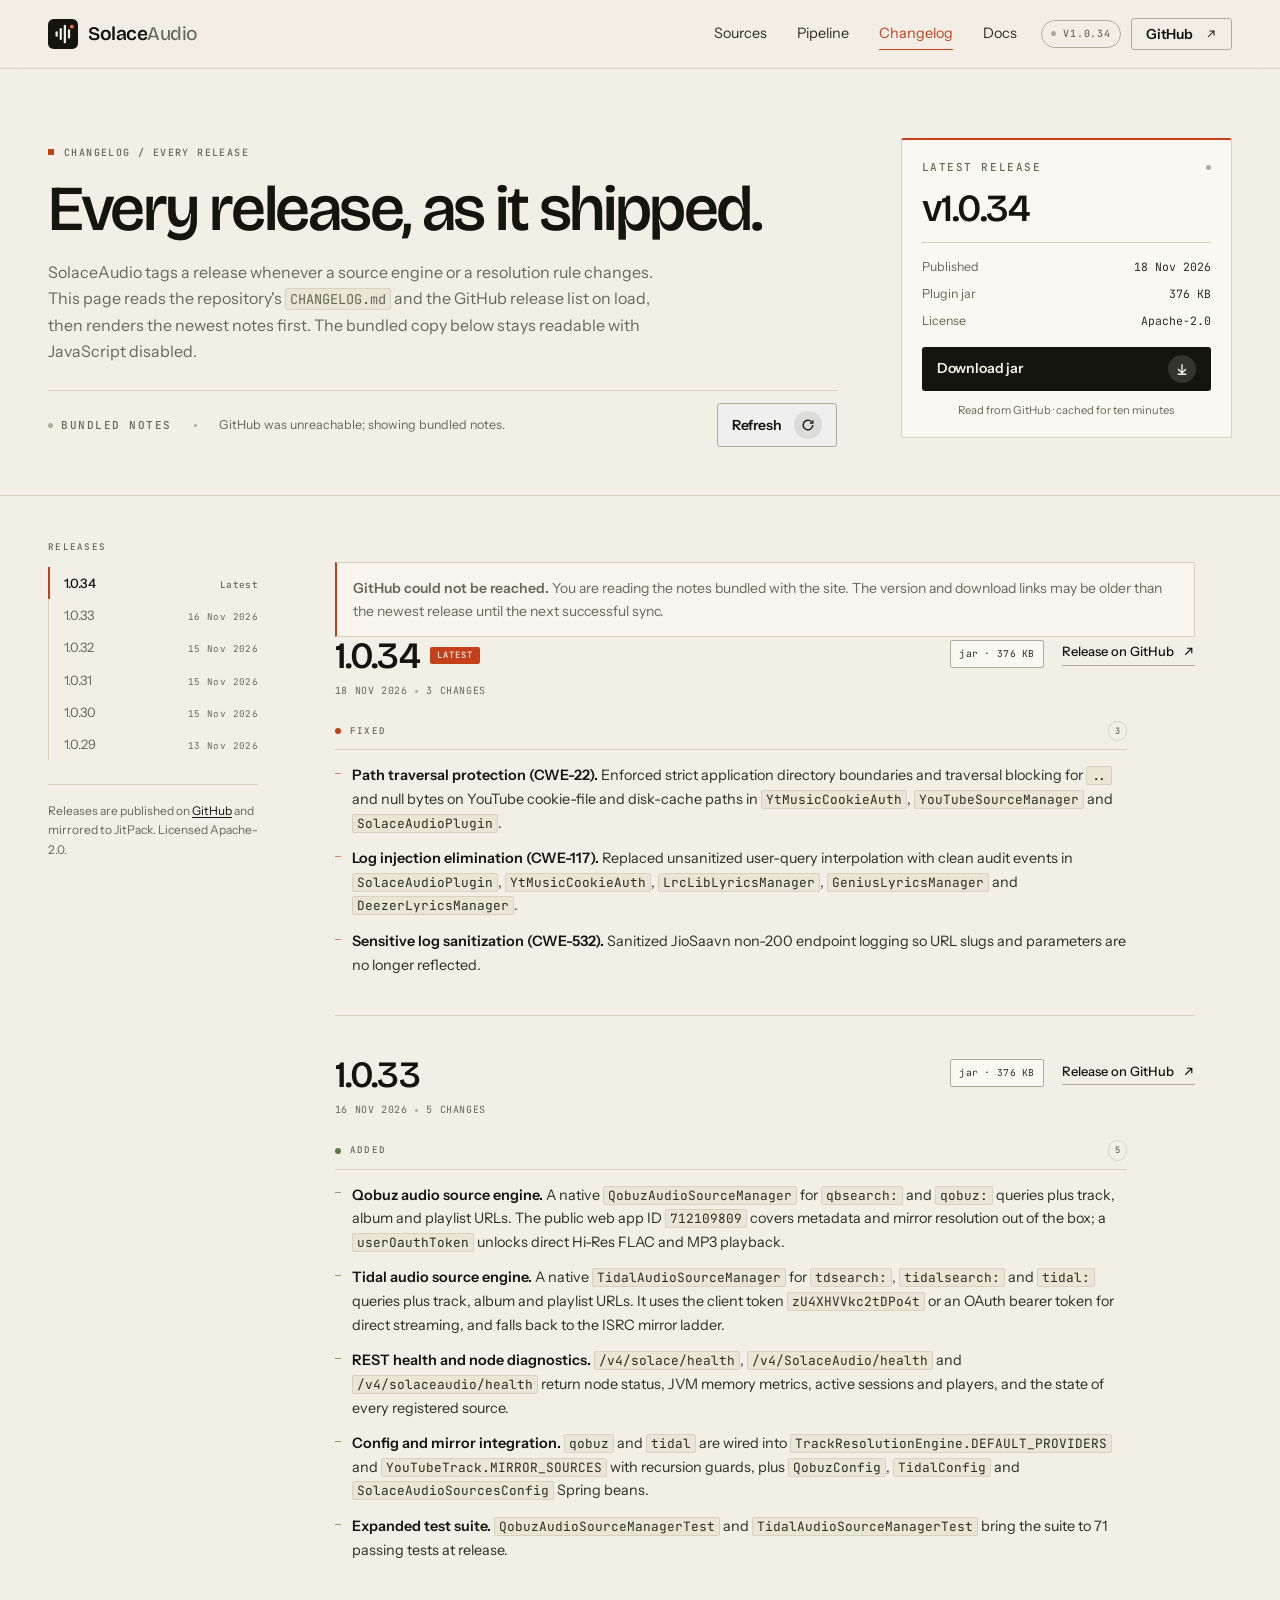
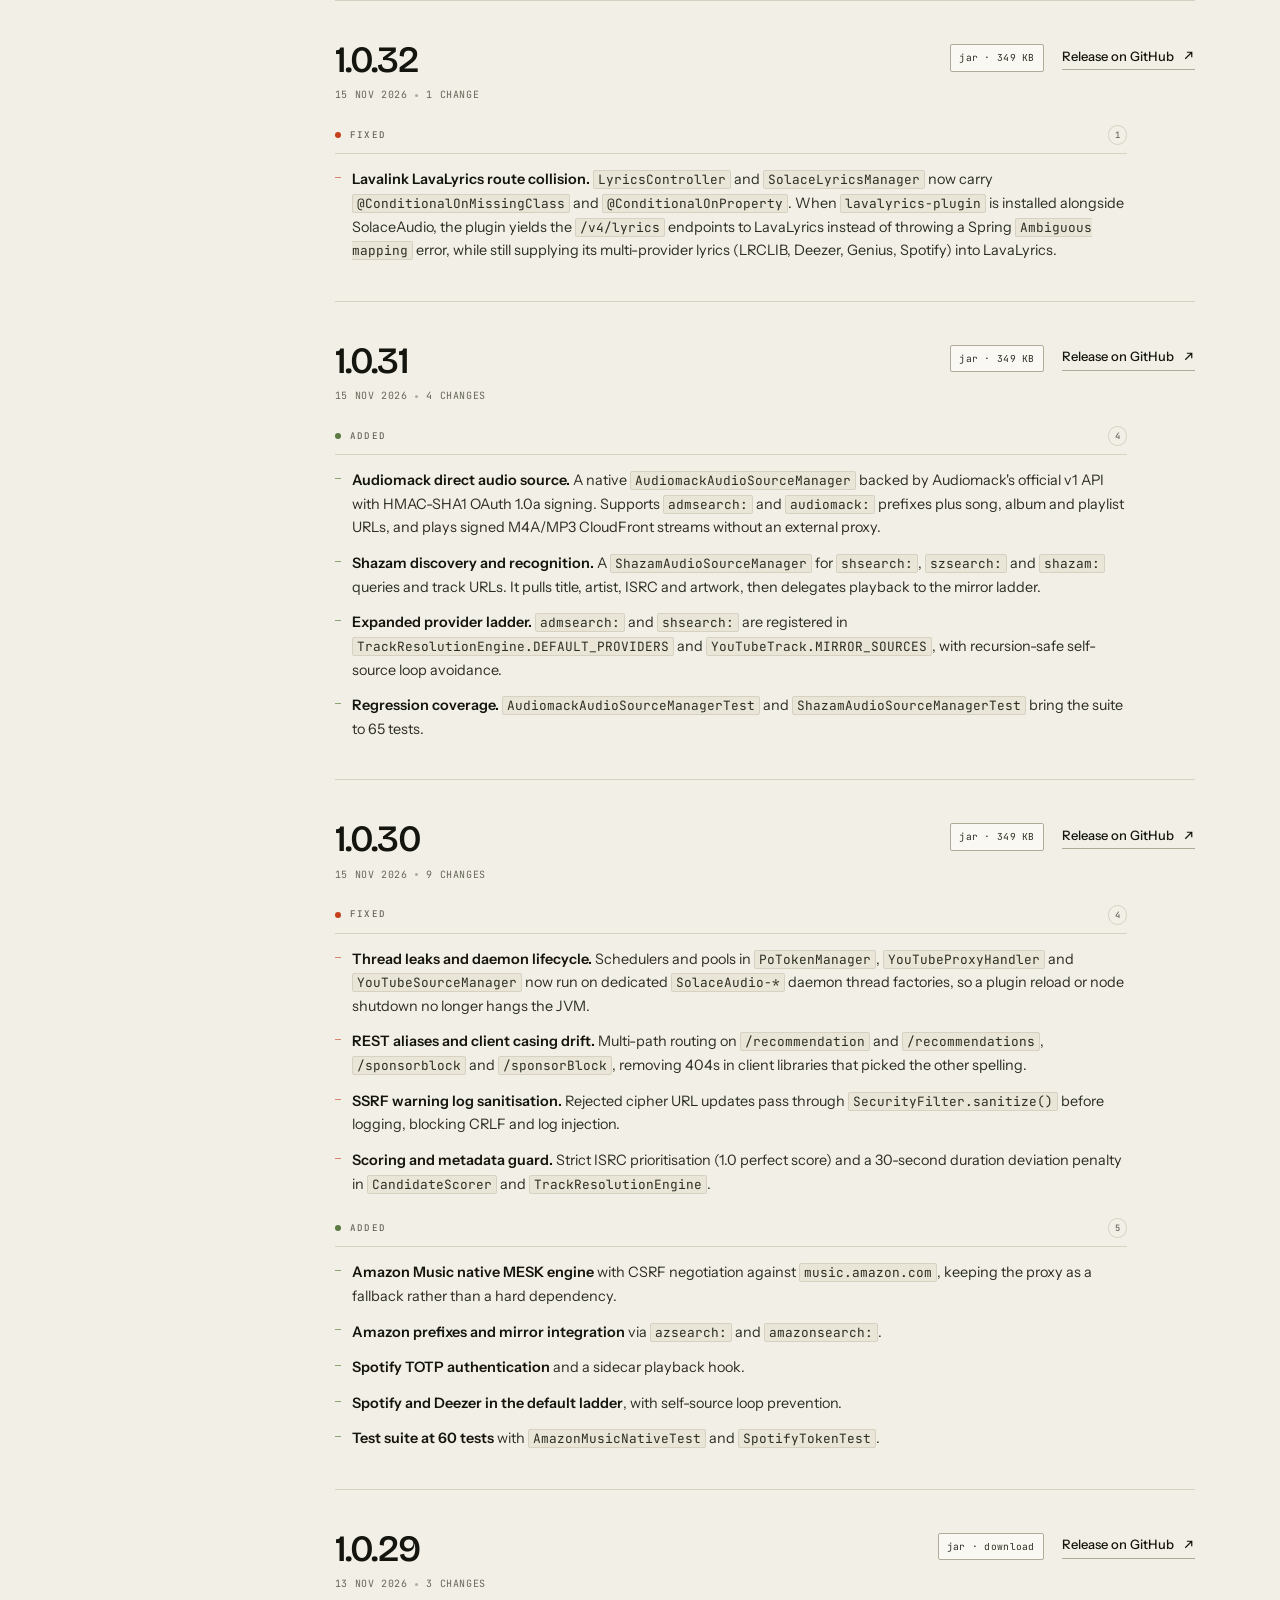
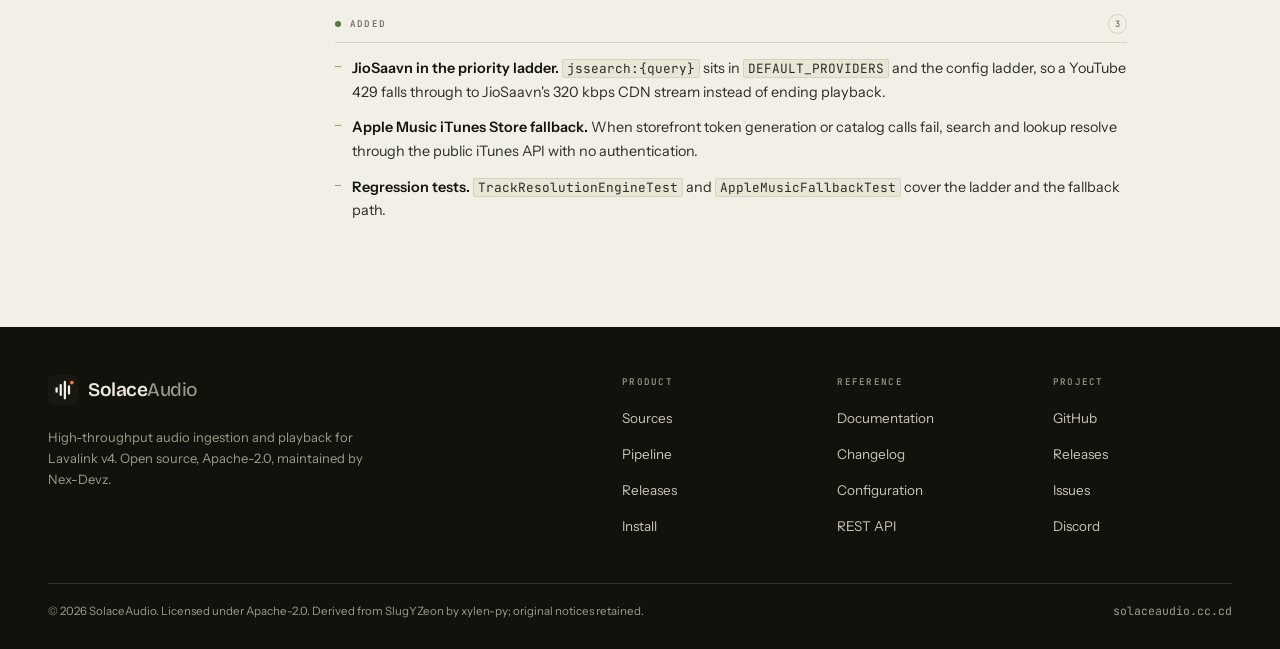
<file: site/changelog.html>
<!doctype html>
<html lang="en">
<head>
  <meta charset="utf-8">
  <meta name="viewport" content="width=device-width, initial-scale=1">
  <title>Changelog — SolaceAudio</title>
  <meta name="description" content="Every SolaceAudio release, fetched live from GitHub and documented in full: fixes, new sources, mirror ladder changes and test coverage.">
  <link rel="canonical" href="https://solaceaudio.cc.cd/changelog.html">
  <meta name="theme-color" content="#11120c">
  <meta name="color-scheme" content="light">

  <meta property="og:type" content="article">
  <meta property="og:site_name" content="SolaceAudio">
  <meta property="og:url" content="https://solaceaudio.cc.cd/changelog.html">
  <meta property="og:title" content="SolaceAudio changelog">
  <meta property="og:description" content="Release notes for every SolaceAudio version, read live from the repository.">
  <meta property="og:image" content="https://solaceaudio.cc.cd/assets/img/og.png">
  <meta name="twitter:card" content="summary_large_image">

  <link rel="icon" href="assets/img/favicon.svg" type="image/svg+xml">
  <link rel="apple-touch-icon" href="assets/img/apple-touch-icon.png">
  <link rel="manifest" href="site.webmanifest">
  <link rel="preload" href="assets/fonts/bricolage-grotesque-var.woff2" as="font" type="font/woff2" crossorigin>
  <link rel="preload" href="assets/fonts/instrument-sans-var.woff2" as="font" type="font/woff2" crossorigin>
  <link rel="preconnect" href="https://api.github.com">
  <link rel="preconnect" href="https://raw.githubusercontent.com">
  <link rel="dns-prefetch" href="https://raw.githubusercontent.com">
  <link rel="stylesheet" href="assets/css/style.css">
  <script>document.documentElement.classList.add('js');</script>
  <script src="assets/js/main.js" defer></script>
  <script src="assets/js/live.js" defer></script>
</head>
<body id="top">
  <a class="skip-link" href="#main">Skip to content</a>

  <header class="site-header">
    <div class="container header-inner">
      <a class="brand" href="index.html" aria-label="SolaceAudio home">
        <svg class="brand__mark" viewBox="0 0 32 32" aria-hidden="true">
          <rect width="32" height="32" rx="6" fill="#14150e"/>
          <g fill="#f2efe6">
            <rect x="8" y="13" width="2.4" height="6" rx="1.2"/>
            <rect x="12.4" y="9.5" width="2.4" height="13" rx="1.2"/>
            <rect x="16.8" y="6" width="2.4" height="20" rx="1.2"/>
            <rect x="21.2" y="11" width="2.4" height="10" rx="1.2"/>
          </g>
          <circle cx="25.4" cy="8" r="2" fill="#ff7043"/>
        </svg>
        <span class="brand__name">Solace<span>Audio</span></span>
      </a>

      <nav class="main-nav" aria-label="Primary">
        <a href="index.html#sources">Sources</a>
        <a href="index.html#pipeline">Pipeline</a>
        <a href="changelog.html" aria-current="page">Changelog</a>
        <a href="docs.html">Docs</a>
      </nav>

      <div class="header-actions">
        <span class="version-chip" data-live-version-badge title="Latest release">
          <span class="live-dot" data-live-dot aria-hidden="true"></span>
          <span>v<span data-live-version>1.0.34</span></span>
        </span>
        <a class="btn btn--small btn--outline" href="https://github.com/Nex-Devz/SolaceAudio" rel="noopener">
          GitHub
          <svg width="12" height="12" viewBox="0 0 16 16" fill="none" stroke="currentColor" stroke-width="1.4" aria-hidden="true"><path d="M4 12 12 4M6 4h6v6"/></svg>
        </a>
        <button class="menu-toggle" type="button" aria-expanded="false" aria-controls="mobile-nav" data-menu-toggle aria-label="Open menu">
          <span></span>
          <span></span>
        </button>
      </div>
    </div>

    <nav class="mobile-nav" id="mobile-nav" aria-label="Mobile" hidden>
      <a href="index.html#sources">Sources <span>02</span></a>
      <a href="index.html#pipeline">Pipeline <span>03</span></a>
      <a href="index.html#releases">Releases <span>06</span></a>
      <a href="changelog.html">Changelog <span>Live</span></a>
      <a href="docs.html">Docs <span>Reference</span></a>
      <a href="https://github.com/Nex-Devz/SolaceAudio" rel="noopener">GitHub <span>Repository</span></a>
    </nav>
  </header>

  <main id="main">
    <section class="changelog-hero" aria-labelledby="changelog-title">
      <div class="container">
        <div class="changelog-hero__grid">
          <div>
            <p class="sec-label">Changelog / every release</p>
            <h1 id="changelog-title">Every release, as it shipped.</h1>
            <p class="changelog-lede">
              SolaceAudio tags a release whenever a source engine or a resolution rule changes.
              This page reads the repository's <code>CHANGELOG.md</code> and the GitHub release list on load,
              then renders the newest notes first. The bundled copy below stays readable with JavaScript disabled.
            </p>

            <div class="live-bar">
              <p class="live-label label">
                <span class="live-dot" data-live-dot aria-hidden="true"></span>
                <span data-live-status>Bundled notes</span>
              </p>
              <span class="live-bar__sep" aria-hidden="true"></span>
              <p data-live-synced>Fetching the latest release…</p>
              <button class="btn btn--small btn--outline" type="button" data-live-refresh>
                <span>Refresh</span>
                <span class="btn__icon btn__icon--spin" aria-hidden="true">
                  <svg viewBox="0 0 16 16" fill="none" stroke="currentColor" stroke-width="1.5"><path d="M13.5 8a5.5 5.5 0 1 1-1.7-3.95M13.5 2.5v3.2h-3.2"/></svg>
                </span>
              </button>
            </div>
          </div>

          <aside class="latest-card" aria-label="Latest release">
            <div class="latest-card__head">
              <p class="label">Latest release</p>
              <span class="live-dot" data-live-dot aria-hidden="true"></span>
            </div>
            <p class="latest-card__version">v<span data-live-version>1.0.34</span></p>
            <dl class="latest-card__meta">
              <div><dt>Published</dt><dd data-live-date>18 Nov 2026</dd></div>
              <div><dt>Plugin jar</dt><dd data-live-jar-size>376 KB</dd></div>
              <div><dt>License</dt><dd>Apache-2.0</dd></div>
            </dl>
            <a class="btn btn--dark btn--small" data-live-download href="https://github.com/Nex-Devz/SolaceAudio/releases/download/1.0.34/solaceaudio-plugin-1.0.34.jar" aria-label="Download SolaceAudio 1.0.34 jar">
              <span data-live-download-label>Download jar</span>
              <span class="btn__icon" aria-hidden="true">
                <svg viewBox="0 0 16 16" fill="none" stroke="currentColor" stroke-width="1.6"><path d="M8 2.5v9M3.5 8 8 12.5 12.5 8M3 14h10"/></svg>
              </span>
            </a>
            <p class="latest-card__foot">Read from GitHub · cached for ten minutes</p>
          </aside>
        </div>
      </div>
    </section>

    <div class="container changelog-layout">
      <aside class="changelog-rail" aria-label="Release index">
        <h2>Releases</h2>
        <ol class="release-index" data-live-index>
          <li><a href="#v1-0-34"><span>1.0.34</span><em>Latest</em></a></li>
          <li><a href="#v1-0-33"><span>1.0.33</span><em>16 Nov 2026</em></a></li>
          <li><a href="#v1-0-32"><span>1.0.32</span><em>15 Nov 2026</em></a></li>
          <li><a href="#v1-0-31"><span>1.0.31</span><em>15 Nov 2026</em></a></li>
          <li><a href="#v1-0-30"><span>1.0.30</span><em>15 Nov 2026</em></a></li>
          <li><a href="#v1-0-29"><span>1.0.29</span><em>13 Nov 2026</em></a></li>
        </ol>

        <div class="rail-repo" data-live-repo hidden>
          <h2>Repository</h2>
          <dl>
            <div><dt>Stars</dt><dd data-repo-stars>—</dd></div>
            <div><dt>Forks</dt><dd data-repo-forks>—</dd></div>
            <div><dt>Open issues</dt><dd data-repo-issues>—</dd></div>
            <div><dt>Last push</dt><dd data-repo-pushed>—</dd></div>
          </dl>
          <p class="rail-repo__foot">Live counts from the GitHub API, cached for ten minutes.</p>
        </div>

        <p class="toc-foot">Releases are published on <a href="https://github.com/Nex-Devz/SolaceAudio/releases" rel="noopener">GitHub</a> and mirrored to JitPack. Licensed Apache-2.0.</p>
      </aside>

      <article class="changelog-body">
        <p class="live-error" data-live-error hidden>
          <strong>GitHub could not be reached.</strong> You are reading the notes bundled with the site.
          The version and download links may be older than the newest release until the next successful sync.
        </p>

        <div class="release-timeline" data-live-changelog>
          <article class="release-entry" id="v1-0-34">
            <header class="release-entry__head">
              <div class="release-entry__id">
                <h2>
                  <a class="release-entry__anchor" href="#v1-0-34" aria-label="Permalink to SolaceAudio 1.0.34">1.0.34</a>
                  <span class="badge-latest">Latest</span>
                </h2>
                <p class="release-entry__meta">
                  <span>18 Nov 2026</span>
                  <span class="meta-sep" aria-hidden="true"></span>
                  <span>3 changes</span>
                </p>
              </div>
              <div class="release-entry__actions">
                <a class="chip-asset" href="https://github.com/Nex-Devz/SolaceAudio/releases/download/1.0.34/solaceaudio-plugin-1.0.34.jar" rel="noopener">jar · 376 KB</a>
                <a class="link-arrow" href="https://github.com/Nex-Devz/SolaceAudio/releases/tag/1.0.34" rel="noopener">Release on GitHub
                  <svg viewBox="0 0 16 16" fill="none" stroke="currentColor" stroke-width="1.5" aria-hidden="true"><path d="M4 12 12 4M6 4h6v6"/></svg>
                </a>
              </div>
            </header>
            <div class="release-entry__body">
              <section class="release-group release-group--fixed">
                <h3><span class="release-group__dot" aria-hidden="true"></span>Fixed<span class="release-group__count">3</span></h3>
                <ul>
                  <li><strong>Path traversal protection (CWE-22).</strong> Enforced strict application directory boundaries and traversal blocking for <code>..</code> and null bytes on YouTube cookie-file and disk-cache paths in <code>YtMusicCookieAuth</code>, <code>YouTubeSourceManager</code> and <code>SolaceAudioPlugin</code>.</li>
                  <li><strong>Log injection elimination (CWE-117).</strong> Replaced unsanitized user-query interpolation with clean audit events in <code>SolaceAudioPlugin</code>, <code>YtMusicCookieAuth</code>, <code>LrcLibLyricsManager</code>, <code>GeniusLyricsManager</code> and <code>DeezerLyricsManager</code>.</li>
                  <li><strong>Sensitive log sanitization (CWE-532).</strong> Sanitized JioSaavn non-200 endpoint logging so URL slugs and parameters are no longer reflected.</li>
                </ul>
              </section>
            </div>
          </article>

          <article class="release-entry" id="v1-0-33">
            <header class="release-entry__head">
              <div class="release-entry__id">
                <h2>
                  <a class="release-entry__anchor" href="#v1-0-33" aria-label="Permalink to SolaceAudio 1.0.33">1.0.33</a>
                </h2>
                <p class="release-entry__meta">
                  <span>16 Nov 2026</span>
                  <span class="meta-sep" aria-hidden="true"></span>
                  <span>5 changes</span>
                </p>
              </div>
              <div class="release-entry__actions">
                <a class="chip-asset" href="https://github.com/Nex-Devz/SolaceAudio/releases/download/1.0.33/solaceaudio-plugin-1.0.33.jar" rel="noopener">jar · 376 KB</a>
                <a class="link-arrow" href="https://github.com/Nex-Devz/SolaceAudio/releases/tag/1.0.33" rel="noopener">Release on GitHub
                  <svg viewBox="0 0 16 16" fill="none" stroke="currentColor" stroke-width="1.5" aria-hidden="true"><path d="M4 12 12 4M6 4h6v6"/></svg>
                </a>
              </div>
            </header>
            <div class="release-entry__body">
              <section class="release-group release-group--added">
                <h3><span class="release-group__dot" aria-hidden="true"></span>Added<span class="release-group__count">5</span></h3>
                <ul>
                  <li><strong>Qobuz audio source engine.</strong> A native <code>QobuzAudioSourceManager</code> for <code>qbsearch:</code> and <code>qobuz:</code> queries plus track, album and playlist URLs. The public web app ID <code>712109809</code> covers metadata and mirror resolution out of the box; a <code>userOauthToken</code> unlocks direct Hi-Res FLAC and MP3 playback.</li>
                  <li><strong>Tidal audio source engine.</strong> A native <code>TidalAudioSourceManager</code> for <code>tdsearch:</code>, <code>tidalsearch:</code> and <code>tidal:</code> queries plus track, album and playlist URLs. It uses the client token <code>zU4XHVVkc2tDPo4t</code> or an OAuth bearer token for direct streaming, and falls back to the ISRC mirror ladder.</li>
                  <li><strong>REST health and node diagnostics.</strong> <code>/v4/solace/health</code>, <code>/v4/SolaceAudio/health</code> and <code>/v4/solaceaudio/health</code> return node status, JVM memory metrics, active sessions and players, and the state of every registered source.</li>
                  <li><strong>Config and mirror integration.</strong> <code>qobuz</code> and <code>tidal</code> are wired into <code>TrackResolutionEngine.DEFAULT_PROVIDERS</code> and <code>YouTubeTrack.MIRROR_SOURCES</code> with recursion guards, plus <code>QobuzConfig</code>, <code>TidalConfig</code> and <code>SolaceAudioSourcesConfig</code> Spring beans.</li>
                  <li><strong>Expanded test suite.</strong> <code>QobuzAudioSourceManagerTest</code> and <code>TidalAudioSourceManagerTest</code> bring the suite to 71 passing tests at release.</li>
                </ul>
              </section>
            </div>
          </article>

          <article class="release-entry" id="v1-0-32">
            <header class="release-entry__head">
              <div class="release-entry__id">
                <h2>
                  <a class="release-entry__anchor" href="#v1-0-32" aria-label="Permalink to SolaceAudio 1.0.32">1.0.32</a>
                </h2>
                <p class="release-entry__meta">
                  <span>15 Nov 2026</span>
                  <span class="meta-sep" aria-hidden="true"></span>
                  <span>1 change</span>
                </p>
              </div>
              <div class="release-entry__actions">
                <a class="chip-asset" href="https://github.com/Nex-Devz/SolaceAudio/releases/download/1.0.32/solaceaudio-plugin-1.0.32.jar" rel="noopener">jar · 349 KB</a>
                <a class="link-arrow" href="https://github.com/Nex-Devz/SolaceAudio/releases/tag/1.0.32" rel="noopener">Release on GitHub
                  <svg viewBox="0 0 16 16" fill="none" stroke="currentColor" stroke-width="1.5" aria-hidden="true"><path d="M4 12 12 4M6 4h6v6"/></svg>
                </a>
              </div>
            </header>
            <div class="release-entry__body">
              <section class="release-group release-group--fixed">
                <h3><span class="release-group__dot" aria-hidden="true"></span>Fixed<span class="release-group__count">1</span></h3>
                <ul>
                  <li><strong>Lavalink LavaLyrics route collision.</strong> <code>LyricsController</code> and <code>SolaceLyricsManager</code> now carry <code>@ConditionalOnMissingClass</code> and <code>@ConditionalOnProperty</code>. When <code>lavalyrics-plugin</code> is installed alongside SolaceAudio, the plugin yields the <code>/v4/lyrics</code> endpoints to LavaLyrics instead of throwing a Spring <code>Ambiguous mapping</code> error, while still supplying its multi-provider lyrics (LRCLIB, Deezer, Genius, Spotify) into LavaLyrics.</li>
                </ul>
              </section>
            </div>
          </article>

          <article class="release-entry" id="v1-0-31">
            <header class="release-entry__head">
              <div class="release-entry__id">
                <h2>
                  <a class="release-entry__anchor" href="#v1-0-31" aria-label="Permalink to SolaceAudio 1.0.31">1.0.31</a>
                </h2>
                <p class="release-entry__meta">
                  <span>15 Nov 2026</span>
                  <span class="meta-sep" aria-hidden="true"></span>
                  <span>4 changes</span>
                </p>
              </div>
              <div class="release-entry__actions">
                <a class="chip-asset" href="https://github.com/Nex-Devz/SolaceAudio/releases/download/1.0.31/solaceaudio-plugin-1.0.31.jar" rel="noopener">jar · 349 KB</a>
                <a class="link-arrow" href="https://github.com/Nex-Devz/SolaceAudio/releases/tag/1.0.31" rel="noopener">Release on GitHub
                  <svg viewBox="0 0 16 16" fill="none" stroke="currentColor" stroke-width="1.5" aria-hidden="true"><path d="M4 12 12 4M6 4h6v6"/></svg>
                </a>
              </div>
            </header>
            <div class="release-entry__body">
              <section class="release-group release-group--added">
                <h3><span class="release-group__dot" aria-hidden="true"></span>Added<span class="release-group__count">4</span></h3>
                <ul>
                  <li><strong>Audiomack direct audio source.</strong> A native <code>AudiomackAudioSourceManager</code> backed by Audiomack's official v1 API with HMAC-SHA1 OAuth 1.0a signing. Supports <code>admsearch:</code> and <code>audiomack:</code> prefixes plus song, album and playlist URLs, and plays signed M4A/MP3 CloudFront streams without an external proxy.</li>
                  <li><strong>Shazam discovery and recognition.</strong> A <code>ShazamAudioSourceManager</code> for <code>shsearch:</code>, <code>szsearch:</code> and <code>shazam:</code> queries and track URLs. It pulls title, artist, ISRC and artwork, then delegates playback to the mirror ladder.</li>
                  <li><strong>Expanded provider ladder.</strong> <code>admsearch:</code> and <code>shsearch:</code> are registered in <code>TrackResolutionEngine.DEFAULT_PROVIDERS</code> and <code>YouTubeTrack.MIRROR_SOURCES</code>, with recursion-safe self-source loop avoidance.</li>
                  <li><strong>Regression coverage.</strong> <code>AudiomackAudioSourceManagerTest</code> and <code>ShazamAudioSourceManagerTest</code> bring the suite to 65 tests.</li>
                </ul>
              </section>
            </div>
          </article>

          <article class="release-entry" id="v1-0-30">
            <header class="release-entry__head">
              <div class="release-entry__id">
                <h2>
                  <a class="release-entry__anchor" href="#v1-0-30" aria-label="Permalink to SolaceAudio 1.0.30">1.0.30</a>
                </h2>
                <p class="release-entry__meta">
                  <span>15 Nov 2026</span>
                  <span class="meta-sep" aria-hidden="true"></span>
                  <span>9 changes</span>
                </p>
              </div>
              <div class="release-entry__actions">
                <a class="chip-asset" href="https://github.com/Nex-Devz/SolaceAudio/releases/download/1.0.30/solaceaudio-plugin-1.0.30.jar" rel="noopener">jar · 349 KB</a>
                <a class="link-arrow" href="https://github.com/Nex-Devz/SolaceAudio/releases/tag/1.0.30" rel="noopener">Release on GitHub
                  <svg viewBox="0 0 16 16" fill="none" stroke="currentColor" stroke-width="1.5" aria-hidden="true"><path d="M4 12 12 4M6 4h6v6"/></svg>
                </a>
              </div>
            </header>
            <div class="release-entry__body">
              <section class="release-group release-group--fixed">
                <h3><span class="release-group__dot" aria-hidden="true"></span>Fixed<span class="release-group__count">4</span></h3>
                <ul>
                  <li><strong>Thread leaks and daemon lifecycle.</strong> Schedulers and pools in <code>PoTokenManager</code>, <code>YouTubeProxyHandler</code> and <code>YouTubeSourceManager</code> now run on dedicated <code>SolaceAudio-*</code> daemon thread factories, so a plugin reload or node shutdown no longer hangs the JVM.</li>
                  <li><strong>REST aliases and client casing drift.</strong> Multi-path routing on <code>/recommendation</code> and <code>/recommendations</code>, <code>/sponsorblock</code> and <code>/sponsorBlock</code>, removing 404s in client libraries that picked the other spelling.</li>
                  <li><strong>SSRF warning log sanitisation.</strong> Rejected cipher URL updates pass through <code>SecurityFilter.sanitize()</code> before logging, blocking CRLF and log injection.</li>
                  <li><strong>Scoring and metadata guard.</strong> Strict ISRC prioritisation (1.0 perfect score) and a 30-second duration deviation penalty in <code>CandidateScorer</code> and <code>TrackResolutionEngine</code>.</li>
                </ul>
              </section>
              <section class="release-group release-group--added">
                <h3><span class="release-group__dot" aria-hidden="true"></span>Added<span class="release-group__count">5</span></h3>
                <ul>
                  <li><strong>Amazon Music native MESK engine</strong> with CSRF negotiation against <code>music.amazon.com</code>, keeping the proxy as a fallback rather than a hard dependency.</li>
                  <li><strong>Amazon prefixes and mirror integration</strong> via <code>azsearch:</code> and <code>amazonsearch:</code>.</li>
                  <li><strong>Spotify TOTP authentication</strong> and a sidecar playback hook.</li>
                  <li><strong>Spotify and Deezer in the default ladder</strong>, with self-source loop prevention.</li>
                  <li><strong>Test suite at 60 tests</strong> with <code>AmazonMusicNativeTest</code> and <code>SpotifyTokenTest</code>.</li>
                </ul>
              </section>
            </div>
          </article>

          <article class="release-entry" id="v1-0-29">
            <header class="release-entry__head">
              <div class="release-entry__id">
                <h2>
                  <a class="release-entry__anchor" href="#v1-0-29" aria-label="Permalink to SolaceAudio 1.0.29">1.0.29</a>
                </h2>
                <p class="release-entry__meta">
                  <span>13 Nov 2026</span>
                  <span class="meta-sep" aria-hidden="true"></span>
                  <span>3 changes</span>
                </p>
              </div>
              <div class="release-entry__actions">
                <a class="chip-asset" href="https://github.com/Nex-Devz/SolaceAudio/releases/download/1.0.29/solaceaudio-plugin-1.0.29.jar" rel="noopener">jar · download</a>
                <a class="link-arrow" href="https://github.com/Nex-Devz/SolaceAudio/releases/tag/1.0.29" rel="noopener">Release on GitHub
                  <svg viewBox="0 0 16 16" fill="none" stroke="currentColor" stroke-width="1.5" aria-hidden="true"><path d="M4 12 12 4M6 4h6v6"/></svg>
                </a>
              </div>
            </header>
            <div class="release-entry__body">
              <section class="release-group release-group--added">
                <h3><span class="release-group__dot" aria-hidden="true"></span>Added<span class="release-group__count">3</span></h3>
                <ul>
                  <li><strong>JioSaavn in the priority ladder.</strong> <code>jssearch:{query}</code> sits in <code>DEFAULT_PROVIDERS</code> and the config ladder, so a YouTube 429 falls through to JioSaavn's 320 kbps CDN stream instead of ending playback.</li>
                  <li><strong>Apple Music iTunes Store fallback.</strong> When storefront token generation or catalog calls fail, search and lookup resolve through the public iTunes API with no authentication.</li>
                  <li><strong>Regression tests.</strong> <code>TrackResolutionEngineTest</code> and <code>AppleMusicFallbackTest</code> cover the ladder and the fallback path.</li>
                </ul>
              </section>
            </div>
          </article>
        </div>
      </article>
    </div>
  </main>

  <footer class="site-footer">
    <div class="container">
      <div class="footer-grid">
        <div class="footer-brand">
          <a class="brand" href="index.html" aria-label="SolaceAudio home">
            <svg class="brand__mark" viewBox="0 0 32 32" aria-hidden="true">
              <rect width="32" height="32" rx="6" fill="#171811"/>
              <g fill="#f2efe6">
                <rect x="8" y="13" width="2.4" height="6" rx="1.2"/>
                <rect x="12.4" y="9.5" width="2.4" height="13" rx="1.2"/>
                <rect x="16.8" y="6" width="2.4" height="20" rx="1.2"/>
                <rect x="21.2" y="11" width="2.4" height="10" rx="1.2"/>
              </g>
              <circle cx="25.4" cy="8" r="2" fill="#ff7043"/>
            </svg>
            <span class="brand__name">Solace<span>Audio</span></span>
          </a>
          <p>High-throughput audio ingestion and playback for Lavalink v4. Open source, Apache-2.0, maintained by Nex-Devz.</p>
        </div>

        <div class="footer-col">
          <h4>Product</h4>
          <ul>
            <li><a href="index.html#sources">Sources</a></li>
            <li><a href="index.html#pipeline">Pipeline</a></li>
            <li><a href="index.html#releases">Releases</a></li>
            <li><a href="index.html#install">Install</a></li>
          </ul>
        </div>

        <div class="footer-col">
          <h4>Reference</h4>
          <ul>
            <li><a href="docs.html">Documentation</a></li>
            <li><a href="changelog.html">Changelog</a></li>
            <li><a href="docs.html#configuration">Configuration</a></li>
            <li><a href="docs.html#api">REST API</a></li>
          </ul>
        </div>

        <div class="footer-col">
          <h4>Project</h4>
          <ul>
            <li><a href="https://github.com/Nex-Devz/SolaceAudio" rel="noopener">GitHub</a></li>
            <li><a href="https://github.com/Nex-Devz/SolaceAudio/releases" rel="noopener">Releases</a></li>
            <li><a href="https://github.com/Nex-Devz/SolaceAudio/issues" rel="noopener">Issues</a></li>
            <li><a href="https://discord.gg/devz" rel="noopener">Discord</a></li>
          </ul>
        </div>
      </div>

      <div class="footer-bottom">
        <p>© <span data-year>2026</span> SolaceAudio. Licensed under Apache-2.0. Derived from SlugYZeon by xylen-py; original notices retained.</p>
        <p class="domain">solaceaudio.cc.cd</p>
      </div>
    </div>
  </footer>
</body>
</html>
</file>
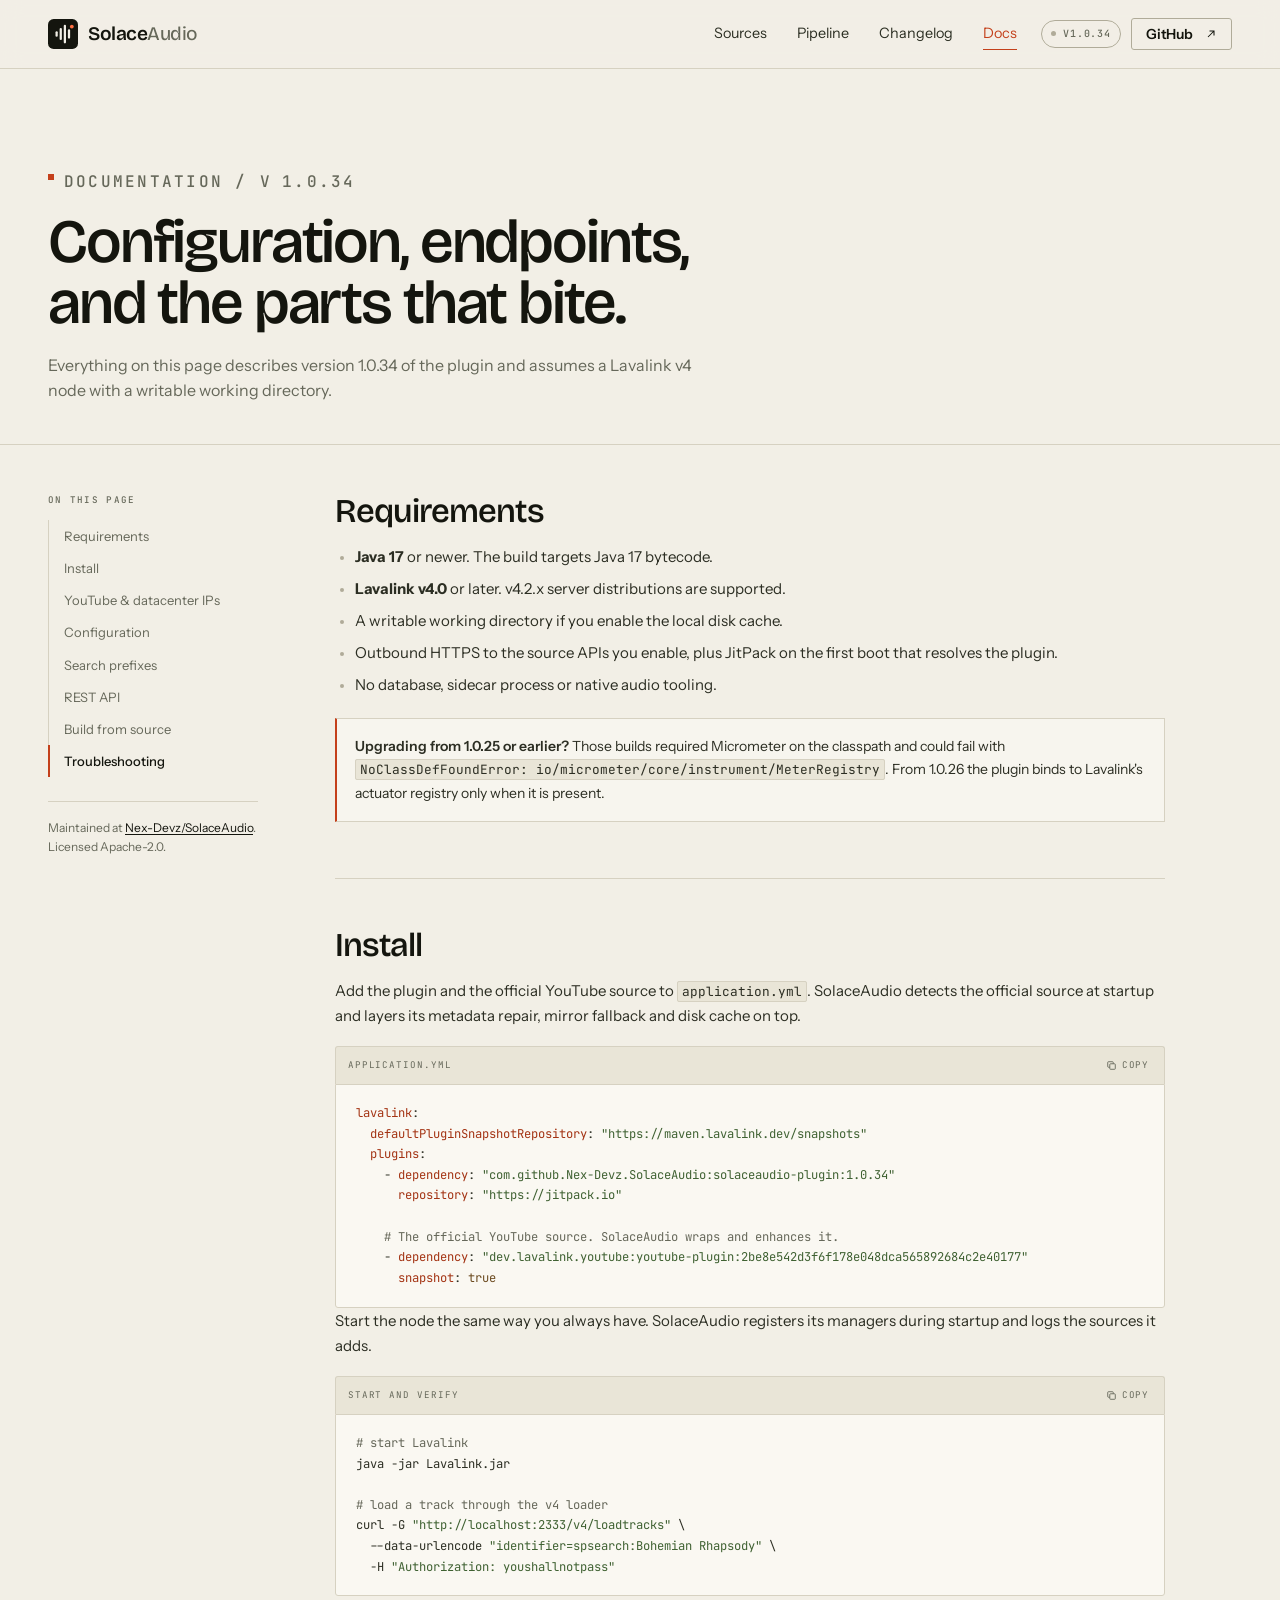
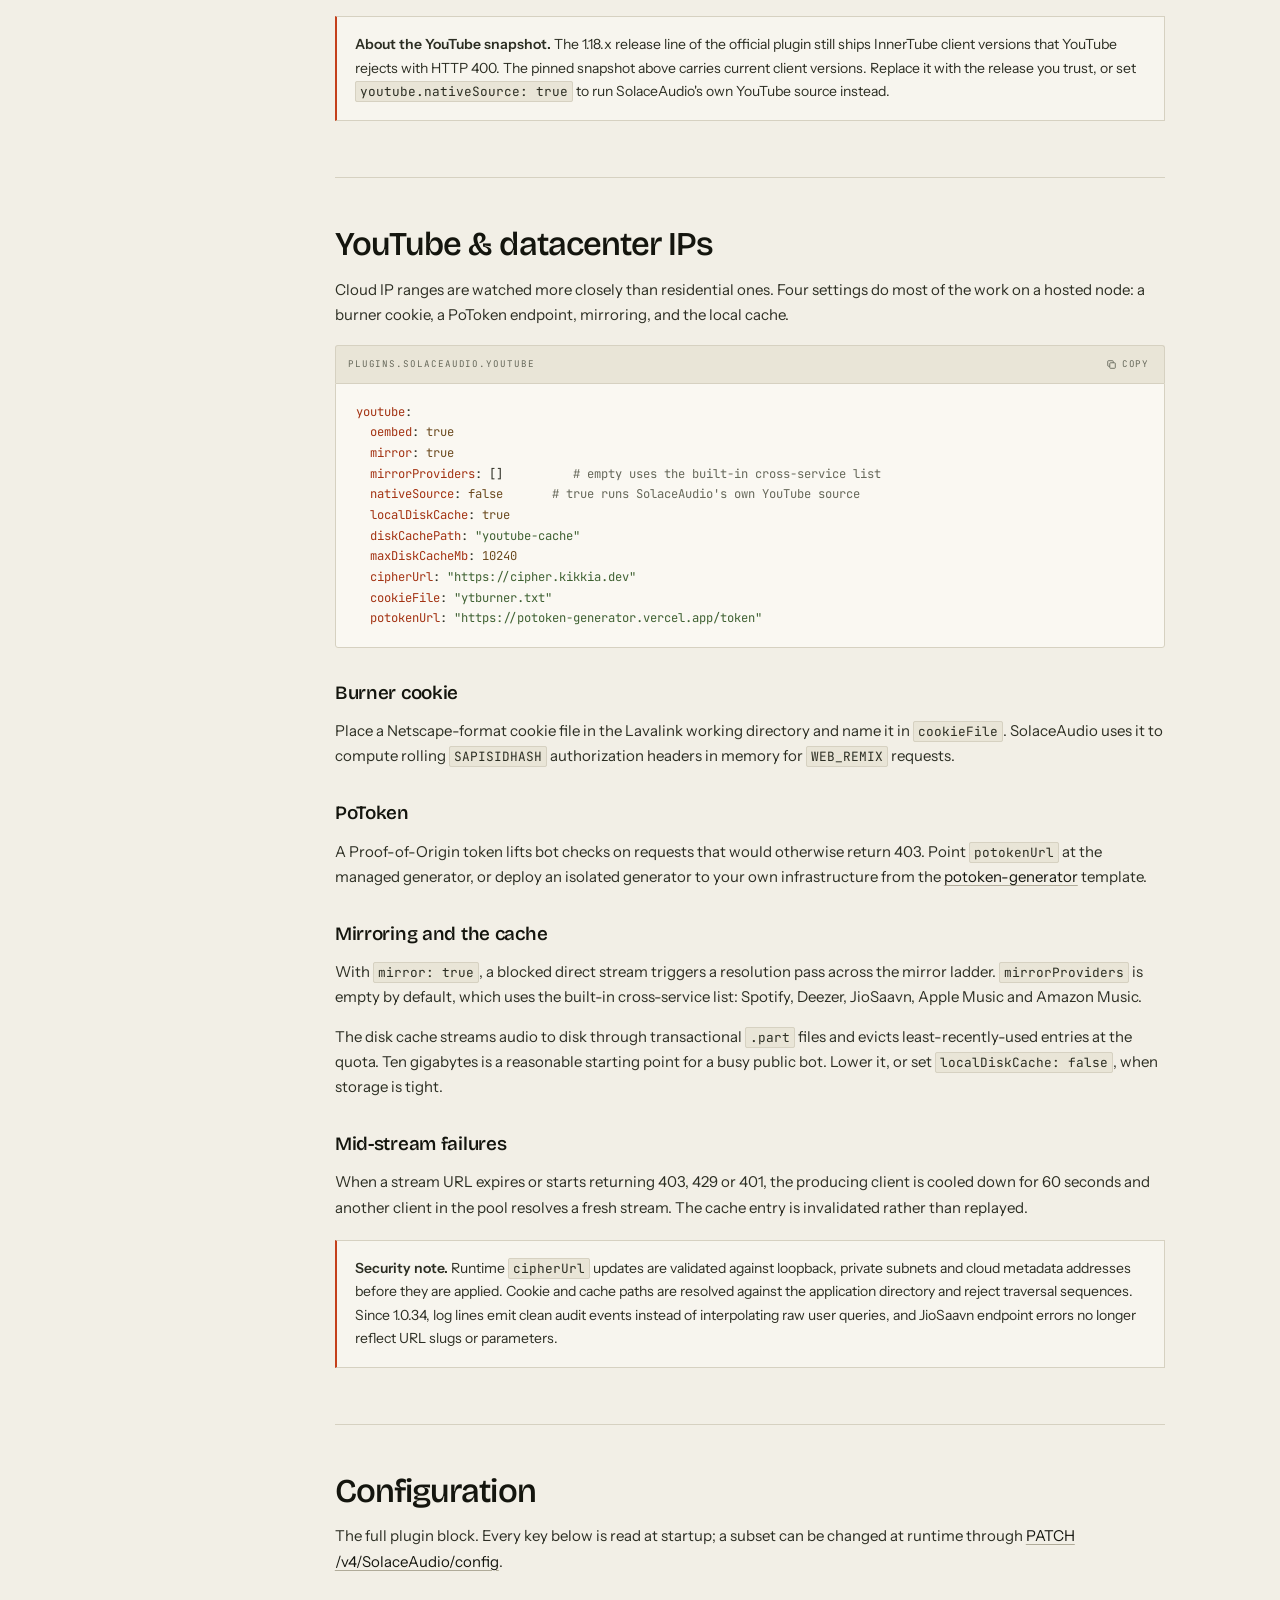
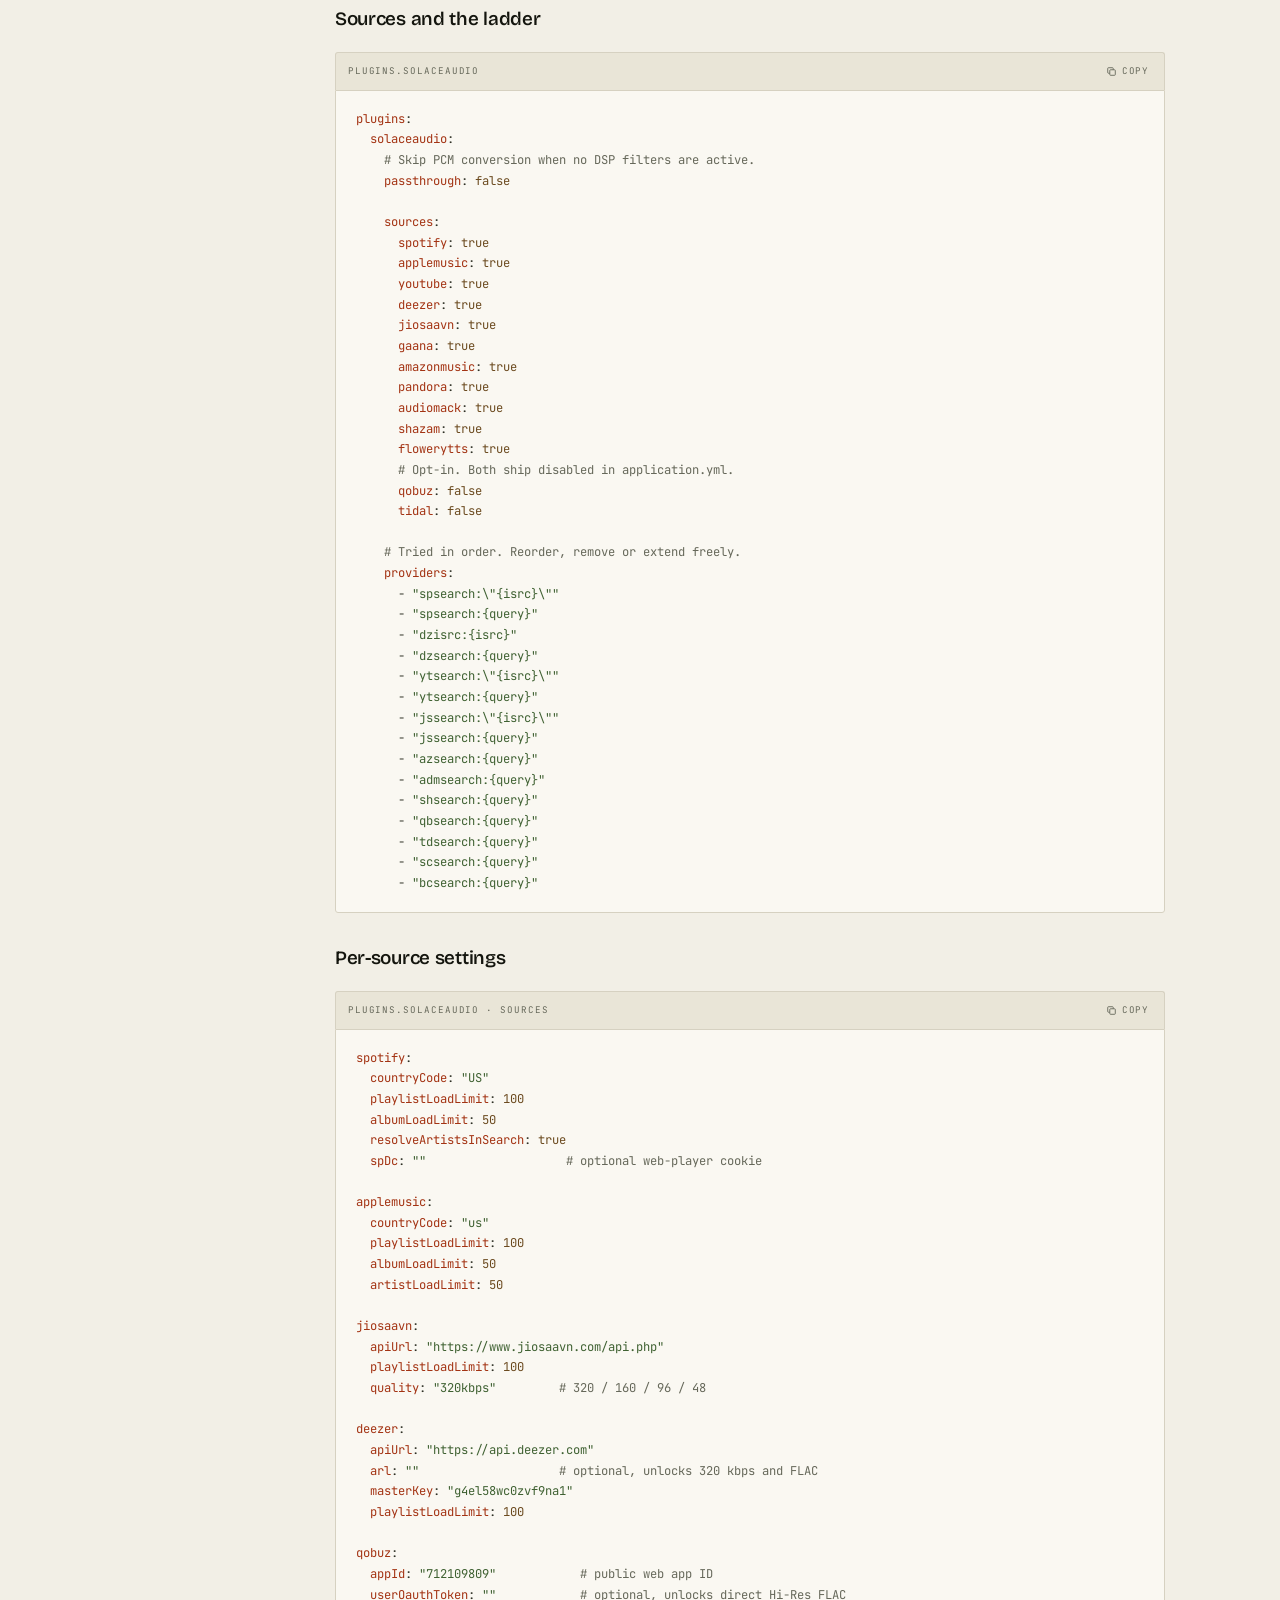
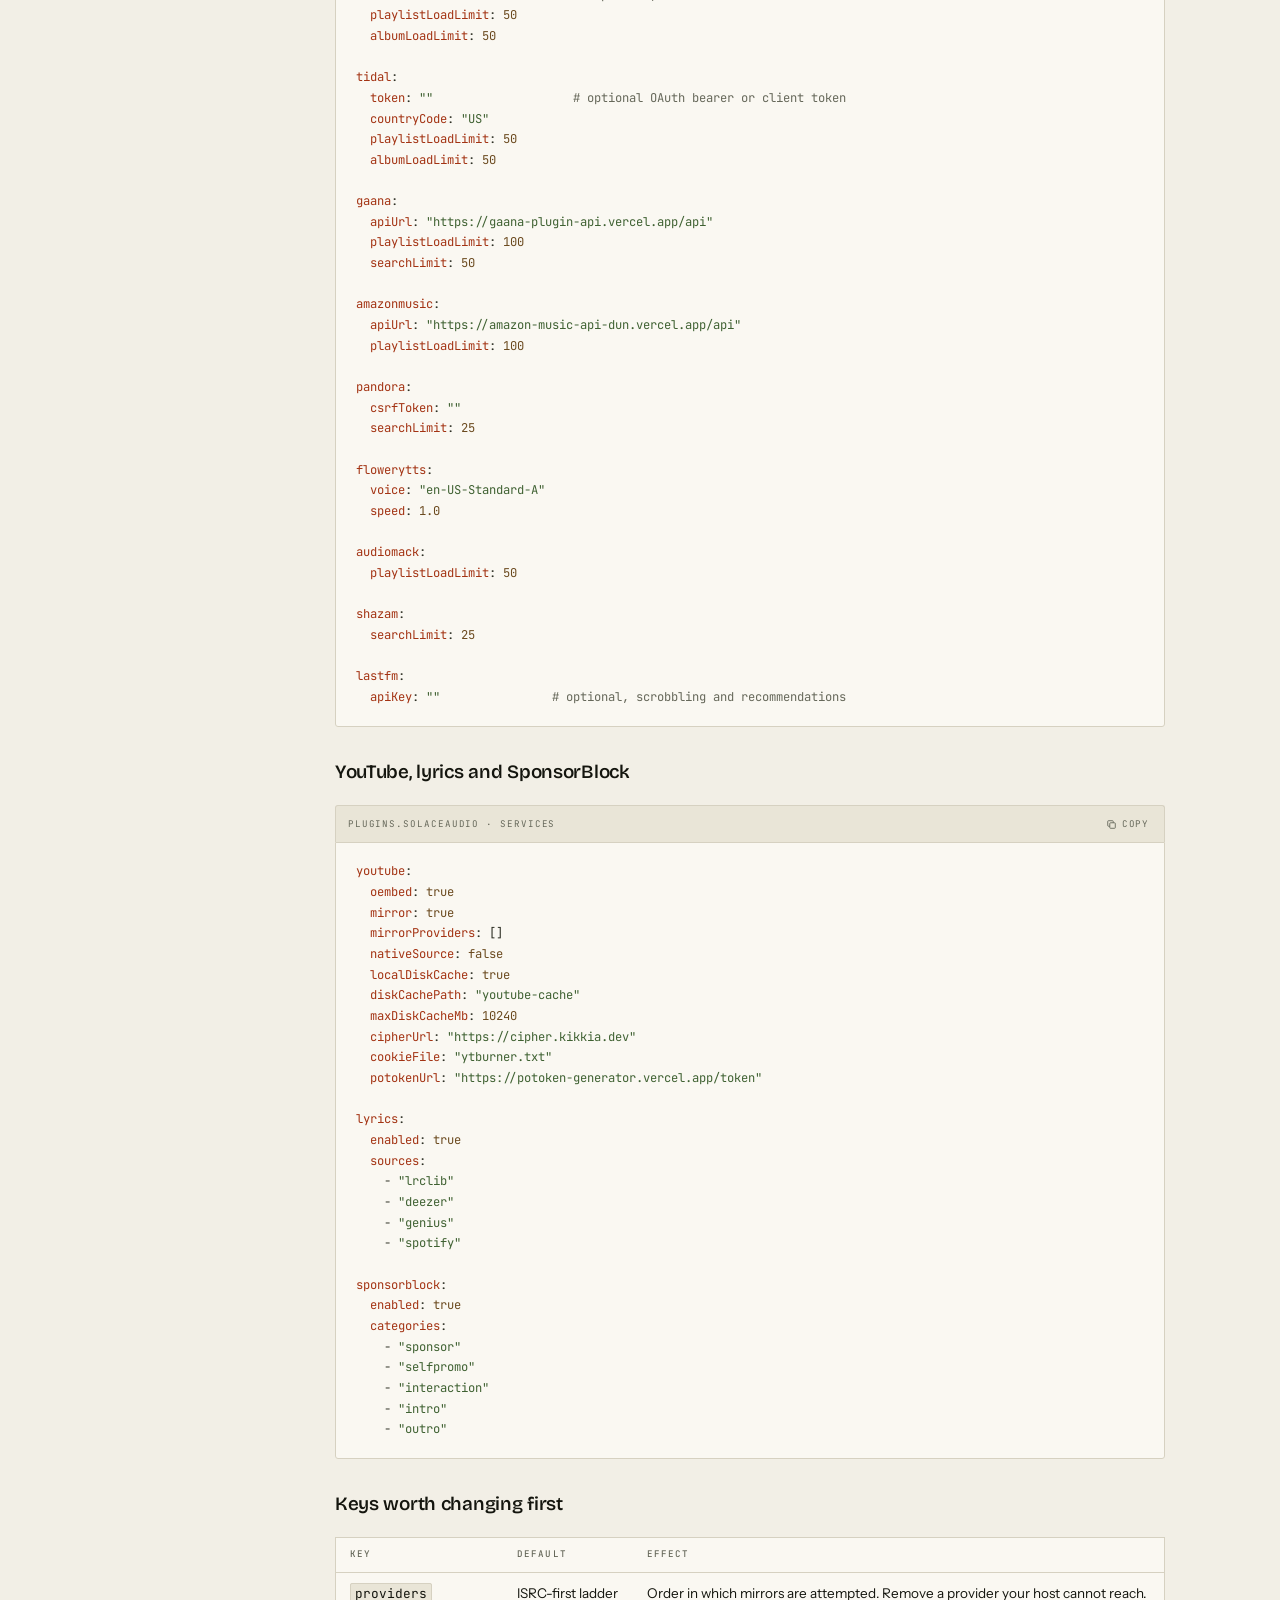
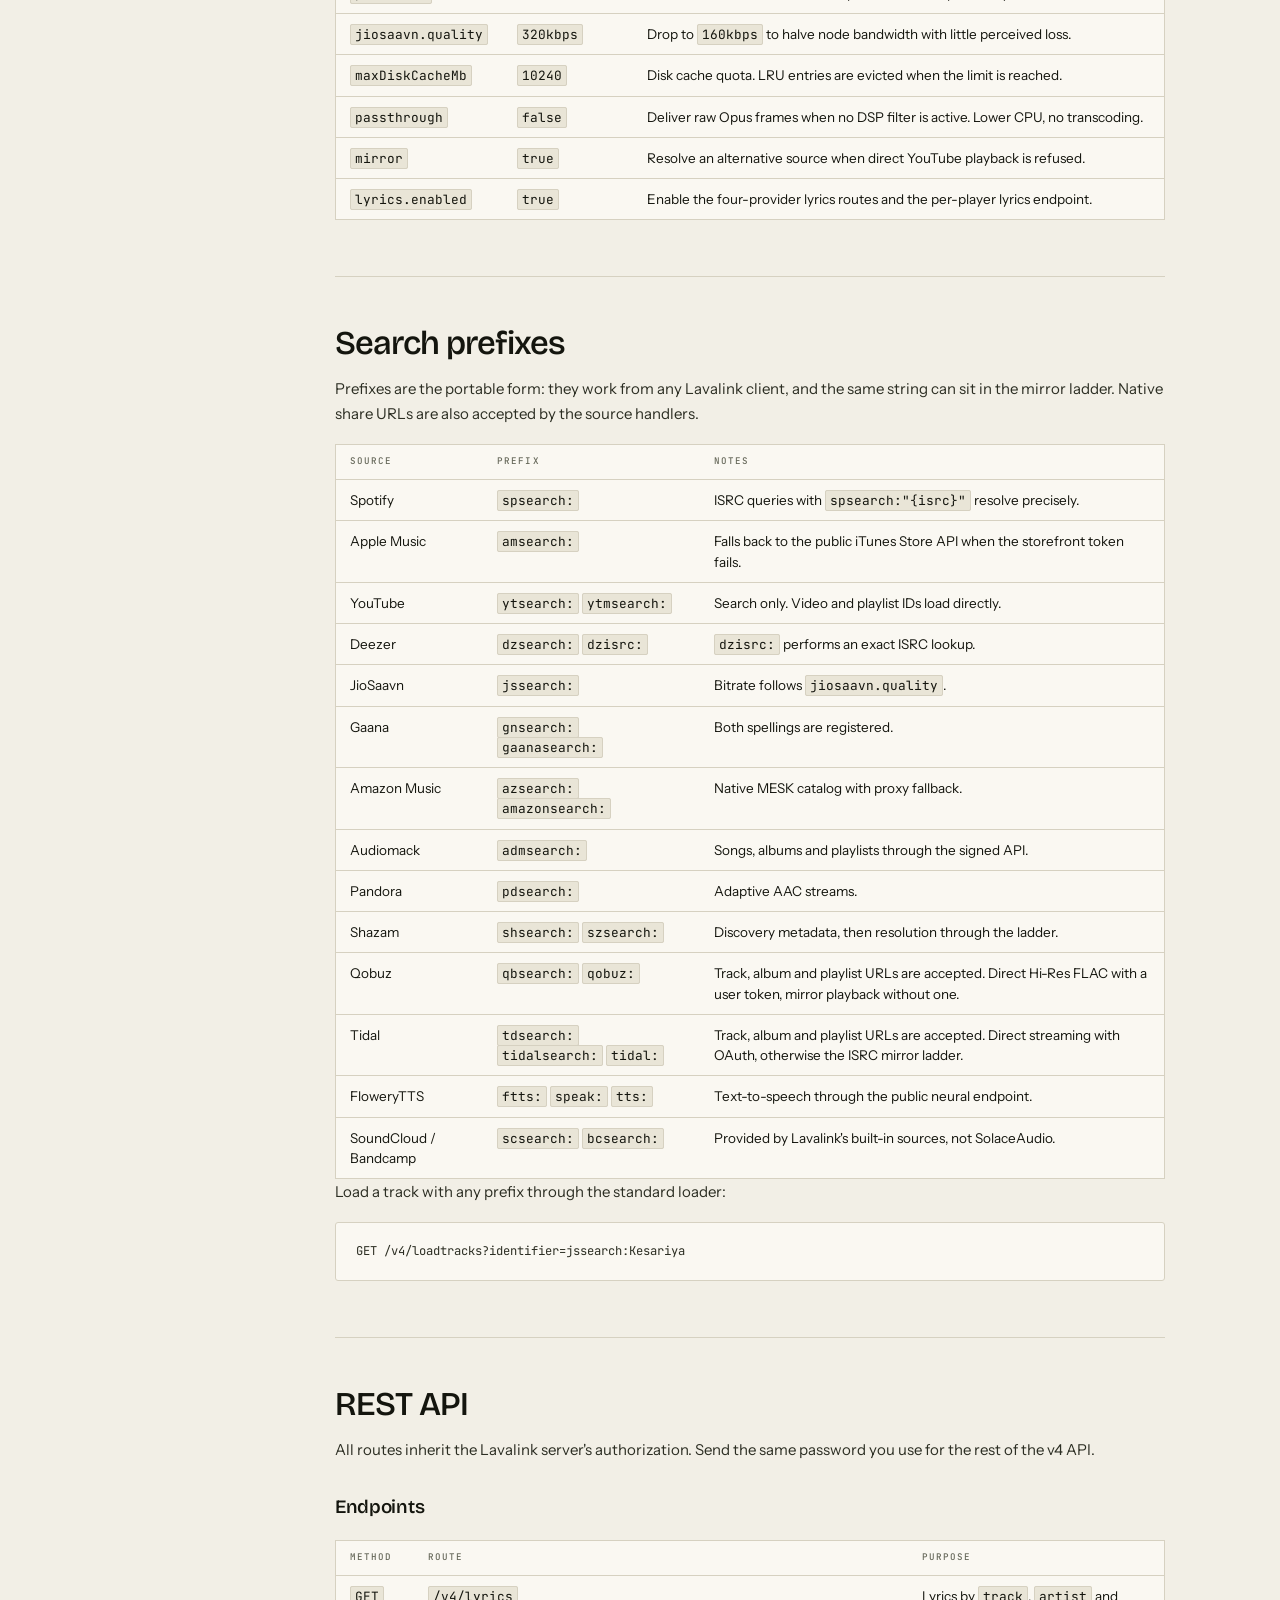
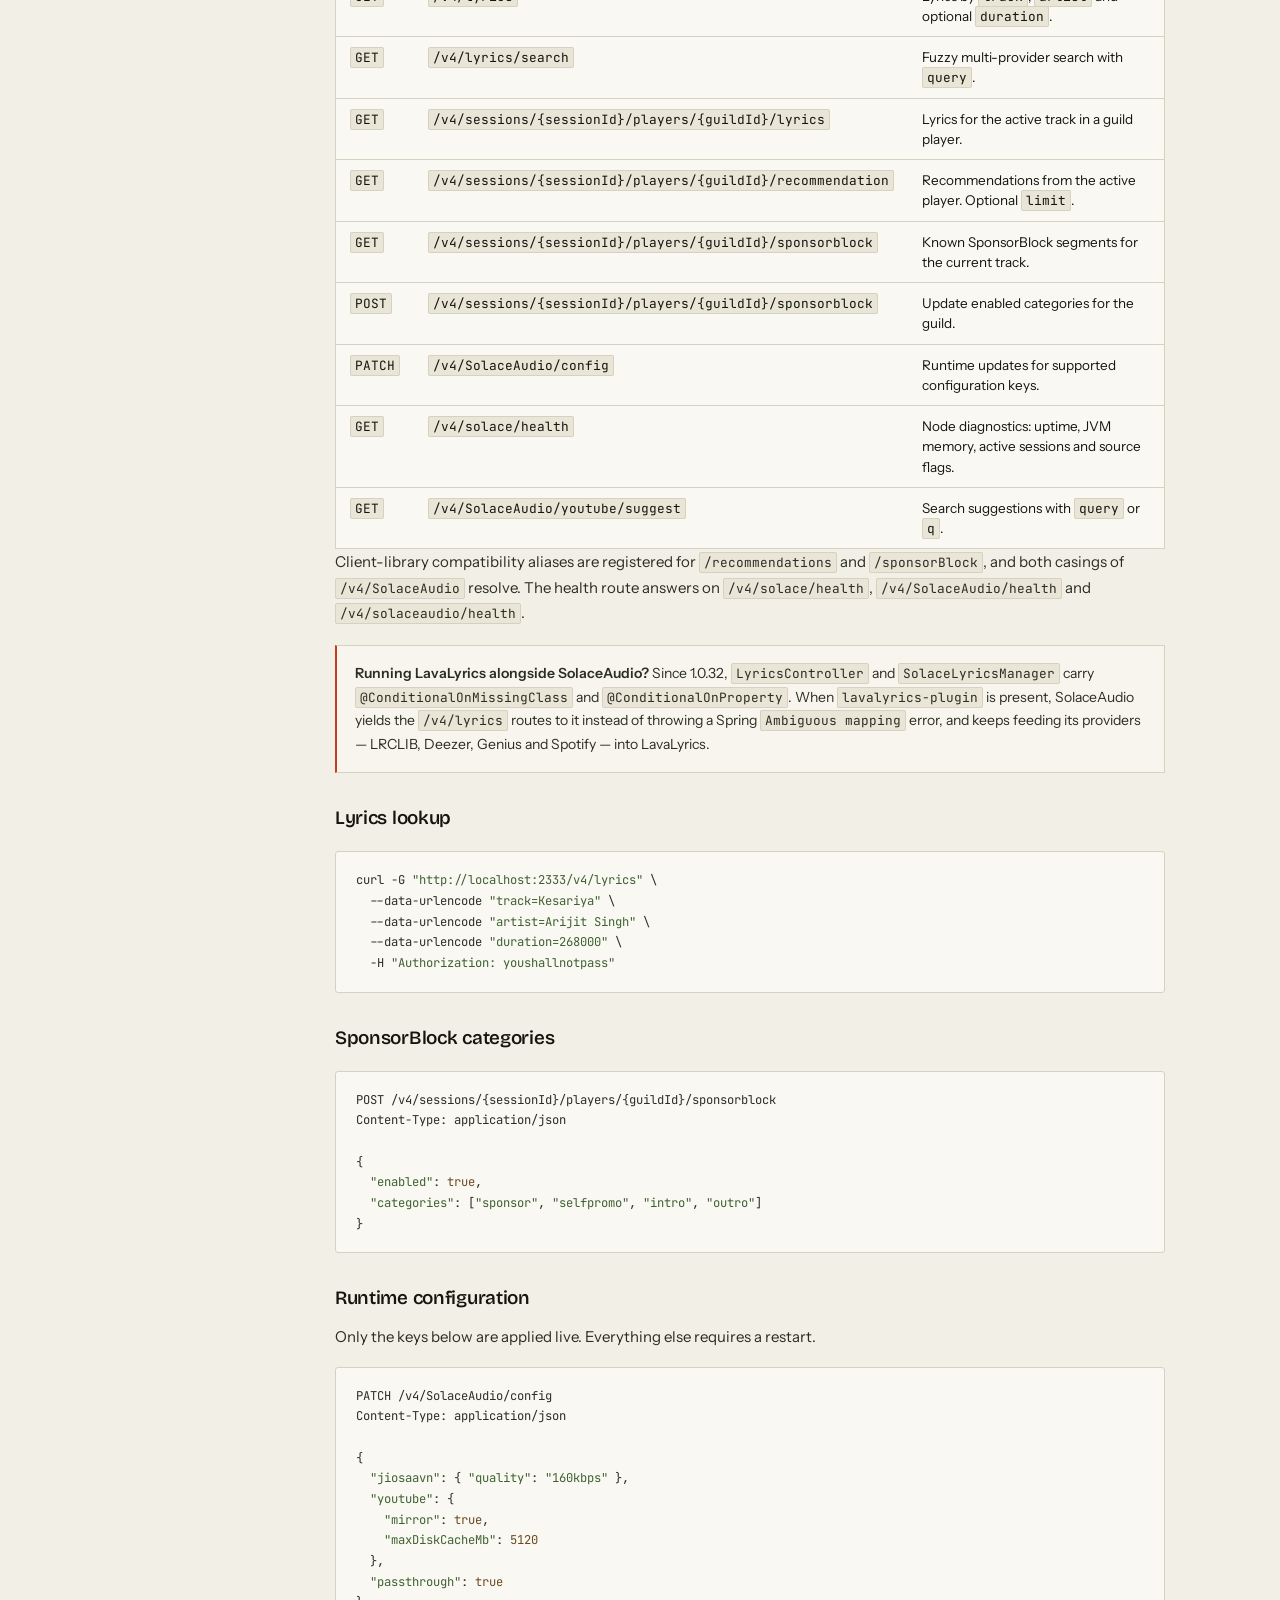
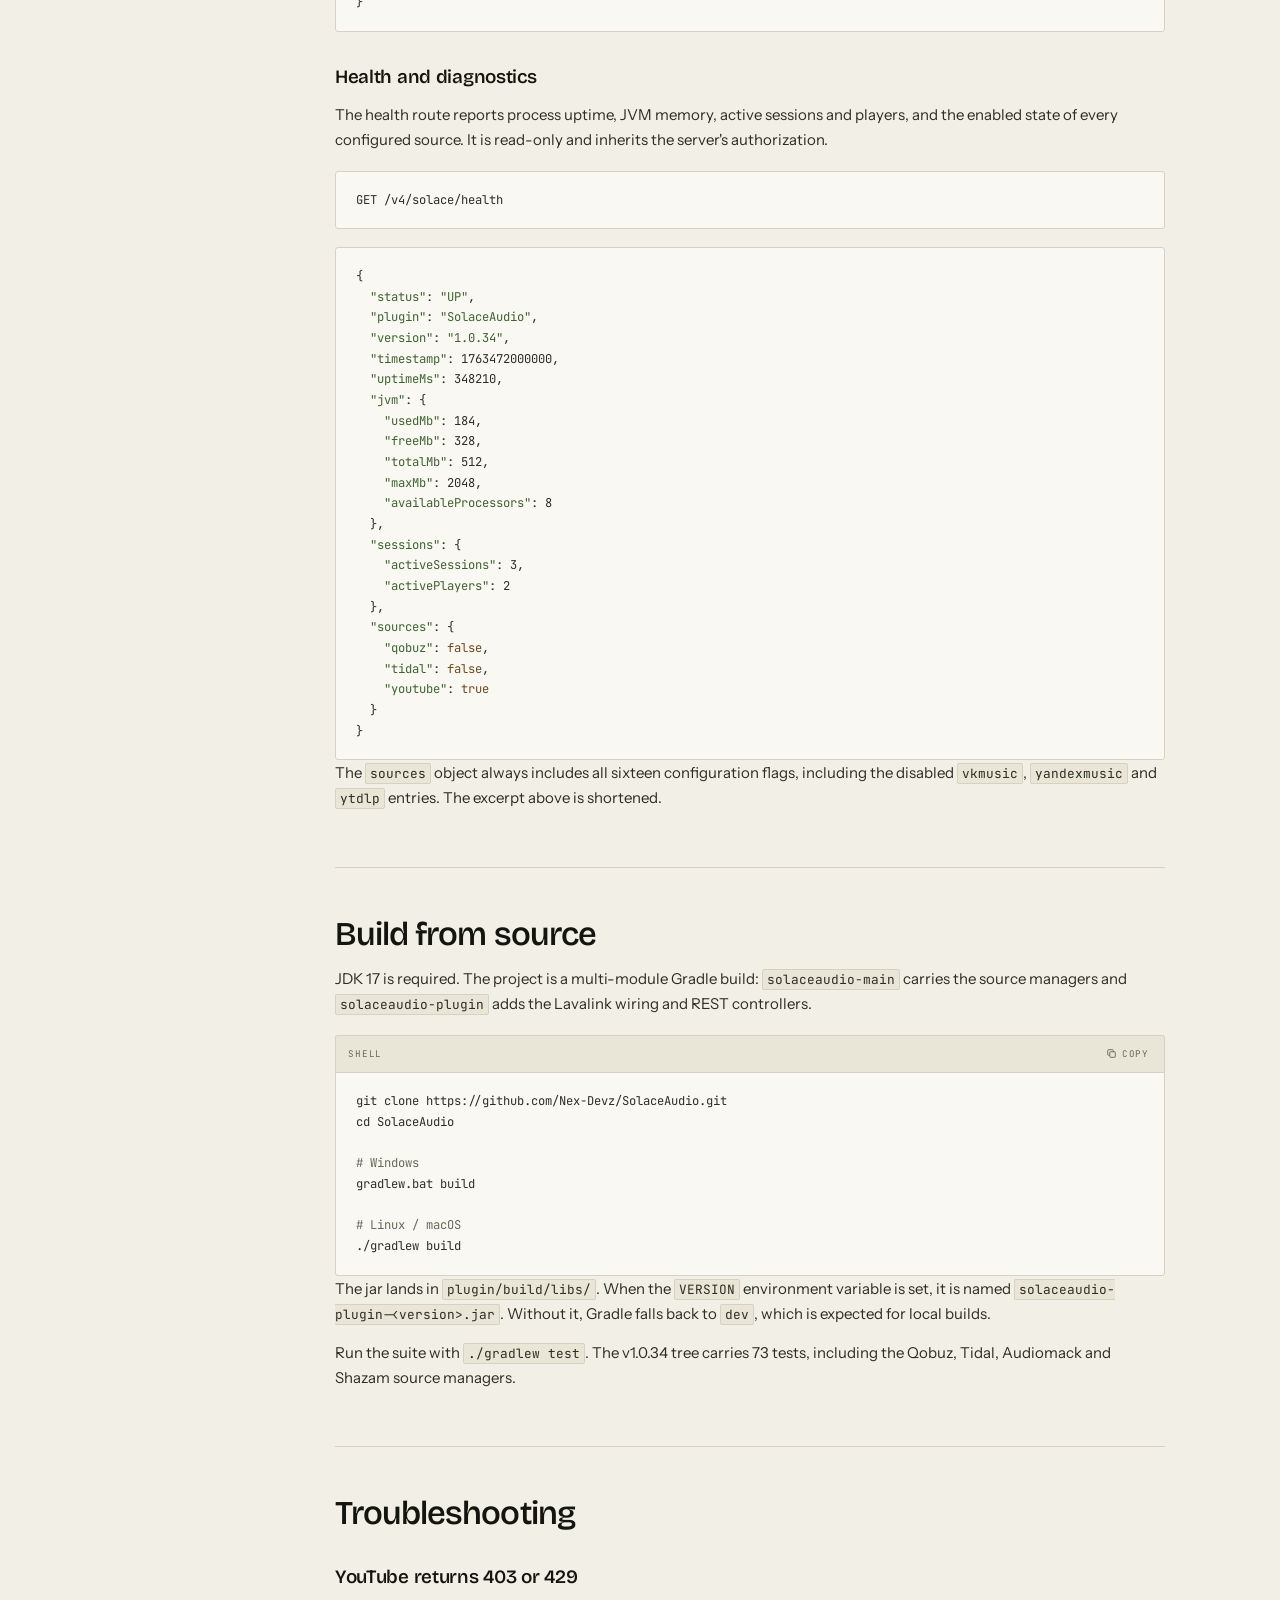
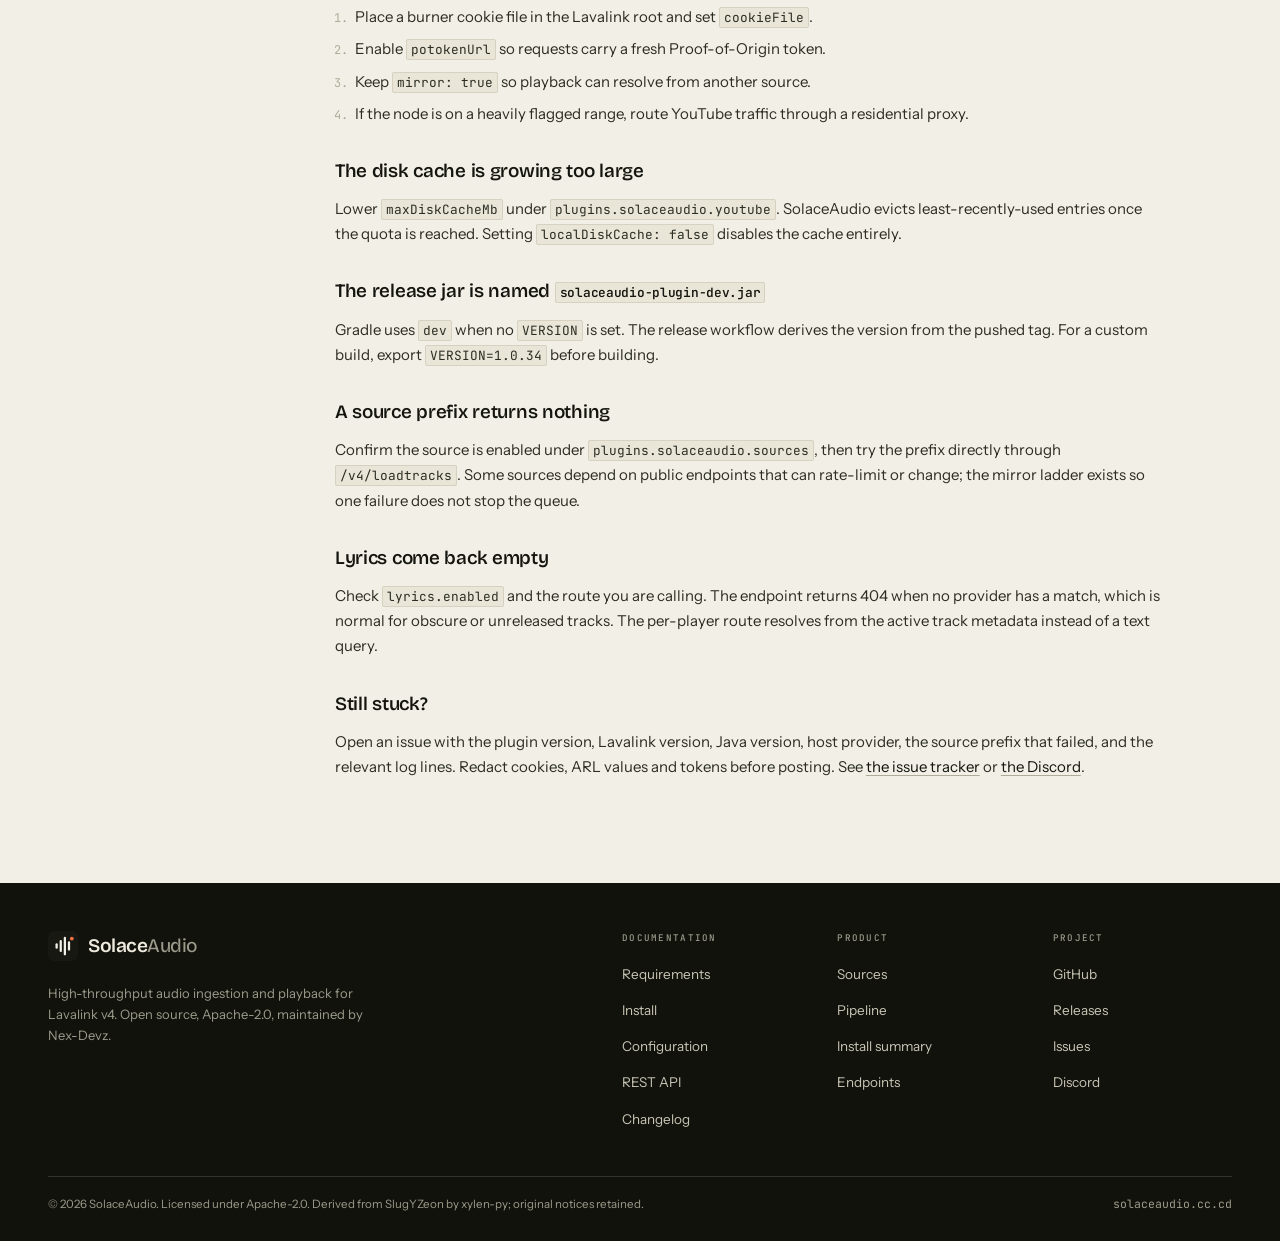
<file: site/docs.html>
<!doctype html>
<html lang="en">
<head>
  <meta charset="utf-8">
  <meta name="viewport" content="width=device-width, initial-scale=1">
  <title>Documentation — SolaceAudio</title>
  <meta name="description" content="Install and configure SolaceAudio on Lavalink v4: full plugin configuration, source prefixes, REST endpoints, build instructions and troubleshooting.">
  <link rel="canonical" href="https://solaceaudio.cc.cd/docs.html">
  <meta name="theme-color" content="#11120c">
  <meta name="color-scheme" content="light">

  <meta property="og:type" content="article">
  <meta property="og:site_name" content="SolaceAudio">
  <meta property="og:url" content="https://solaceaudio.cc.cd/docs.html">
  <meta property="og:title" content="SolaceAudio documentation">
  <meta property="og:description" content="Install, configure and query SolaceAudio on a Lavalink v4 node.">
  <meta property="og:image" content="https://solaceaudio.cc.cd/assets/img/og.png">
  <meta name="twitter:card" content="summary_large_image">

  <link rel="icon" href="assets/img/favicon.svg" type="image/svg+xml">
  <link rel="apple-touch-icon" href="assets/img/apple-touch-icon.png">
  <link rel="manifest" href="site.webmanifest">
  <link rel="preload" href="assets/fonts/bricolage-grotesque-var.woff2" as="font" type="font/woff2" crossorigin>
  <link rel="preload" href="assets/fonts/instrument-sans-var.woff2" as="font" type="font/woff2" crossorigin>
  <link rel="preconnect" href="https://api.github.com">
  <link rel="preconnect" href="https://raw.githubusercontent.com">
  <link rel="dns-prefetch" href="https://raw.githubusercontent.com">
  <link rel="stylesheet" href="assets/css/style.css">
  <script>document.documentElement.classList.add('js');</script>
  <script src="assets/js/main.js" defer></script>
  <script src="assets/js/live.js" defer></script>
</head>
<body id="top">
  <a class="skip-link" href="#main">Skip to content</a>

  <header class="site-header">
    <div class="container header-inner">
      <a class="brand" href="index.html" aria-label="SolaceAudio home">
        <svg class="brand__mark" viewBox="0 0 32 32" aria-hidden="true">
          <rect width="32" height="32" rx="6" fill="#14150e"/>
          <g fill="#f2efe6">
            <rect x="8" y="13" width="2.4" height="6" rx="1.2"/>
            <rect x="12.4" y="9.5" width="2.4" height="13" rx="1.2"/>
            <rect x="16.8" y="6" width="2.4" height="20" rx="1.2"/>
            <rect x="21.2" y="11" width="2.4" height="10" rx="1.2"/>
          </g>
          <circle cx="25.4" cy="8" r="2" fill="#ff7043"/>
        </svg>
        <span class="brand__name">Solace<span>Audio</span></span>
      </a>

      <nav class="main-nav" aria-label="Primary">
        <a href="index.html#sources">Sources</a>
        <a href="index.html#pipeline">Pipeline</a>
        <a href="changelog.html">Changelog</a>
        <a href="docs.html" aria-current="page">Docs</a>
      </nav>

      <div class="header-actions">
        <span class="version-chip" data-live-version-badge title="Latest release">
          <span class="live-dot" data-live-dot aria-hidden="true"></span>
          <span>v<span data-live-version>1.0.34</span></span>
        </span>
        <a class="btn btn--small btn--outline" href="https://github.com/Nex-Devz/SolaceAudio" rel="noopener">
          GitHub
          <svg width="12" height="12" viewBox="0 0 16 16" fill="none" stroke="currentColor" stroke-width="1.4" aria-hidden="true"><path d="M4 12 12 4M6 4h6v6"/></svg>
        </a>
        <button class="menu-toggle" type="button" aria-expanded="false" aria-controls="mobile-nav" data-menu-toggle aria-label="Open menu">
          <span></span>
          <span></span>
        </button>
      </div>
    </div>

    <nav class="mobile-nav" id="mobile-nav" aria-label="Mobile" hidden>
      <a href="index.html#sources">Sources <span>02</span></a>
      <a href="index.html#pipeline">Pipeline <span>03</span></a>
      <a href="index.html#releases">Releases <span>06</span></a>
      <a href="changelog.html">Changelog <span>Live</span></a>
      <a href="docs.html">Docs <span>Reference</span></a>
      <a href="https://github.com/Nex-Devz/SolaceAudio" rel="noopener">GitHub <span>Repository</span></a>
    </nav>
  </header>

  <main id="main">
    <div class="docs-hero">
      <div class="container">
        <p class="sec-label">Documentation / v<span data-live-version>1.0.34</span></p>
        <h1>Configuration, endpoints, and the parts that bite.</h1>
        <p>Everything on this page describes version <span data-live-version>1.0.34</span> of the plugin and assumes a Lavalink v4 node with a writable working directory.</p>
      </div>
    </div>

    <div class="container docs-layout">
      <aside class="toc" aria-label="On this page">
        <h2>On this page</h2>
        <ol>
          <li><a href="#requirements">Requirements</a></li>
          <li><a href="#install">Install</a></li>
          <li><a href="#youtube">YouTube &amp; datacenter IPs</a></li>
          <li><a href="#configuration">Configuration</a></li>
          <li><a href="#prefixes">Search prefixes</a></li>
          <li><a href="#api">REST API</a></li>
          <li><a href="#build">Build from source</a></li>
          <li><a href="#troubleshooting">Troubleshooting</a></li>
        </ol>
        <p class="toc-foot">Maintained at <a href="https://github.com/Nex-Devz/SolaceAudio" rel="noopener">Nex-Devz/SolaceAudio</a>. Licensed Apache-2.0.</p>
      </aside>

      <article class="docs-content">
        <section id="requirements">
          <h2>Requirements</h2>
          <ul>
            <li><strong>Java 17</strong> or newer. The build targets Java 17 bytecode.</li>
            <li><strong>Lavalink v4.0</strong> or later. v4.2.x server distributions are supported.</li>
            <li>A writable working directory if you enable the local disk cache.</li>
            <li>Outbound HTTPS to the source APIs you enable, plus JitPack on the first boot that resolves the plugin.</li>
            <li>No database, sidecar process or native audio tooling.</li>
          </ul>
          <div class="callout">
            <p><strong>Upgrading from 1.0.25 or earlier?</strong> Those builds required Micrometer on the classpath and could fail with <code>NoClassDefFoundError: io/micrometer/core/instrument/MeterRegistry</code>. From 1.0.26 the plugin binds to Lavalink's actuator registry only when it is present.</p>
          </div>
        </section>

        <section id="install">
          <h2>Install</h2>
          <p>Add the plugin and the official YouTube source to <code>application.yml</code>. SolaceAudio detects the official source at startup and layers its metadata repair, mirror fallback and disk cache on top.</p>

          <div class="code-head">
            <span>application.yml</span>
            <button class="copy-btn" type="button" data-copy="target" data-copy-target="#docs-yaml-install" data-label="Copy">Copy</button>
          </div>
          <pre><code id="docs-yaml-install"><span class="tok-k">lavalink</span>:
  <span class="tok-k">defaultPluginSnapshotRepository</span>: <span class="tok-s">"https://maven.lavalink.dev/snapshots"</span>
  <span class="tok-k">plugins</span>:
    - <span class="tok-k">dependency</span>: <span class="tok-s">"com.github.Nex-Devz.SolaceAudio:solaceaudio-plugin:<span data-live-version>1.0.34</span>"</span>
      <span class="tok-k">repository</span>: <span class="tok-s">"https://jitpack.io"</span>

    <span class="tok-c"># The official YouTube source. SolaceAudio wraps and enhances it.</span>
    - <span class="tok-k">dependency</span>: <span class="tok-s">"dev.lavalink.youtube:youtube-plugin:2be8e542d3f6f178e048dca565892684c2e40177"</span>
      <span class="tok-k">snapshot</span>: <span class="tok-v">true</span></code></pre>

          <p>Start the node the same way you always have. SolaceAudio registers its managers during startup and logs the sources it adds.</p>

          <div class="code-head">
            <span>Start and verify</span>
            <button class="copy-btn" type="button" data-copy="target" data-copy-target="#docs-start" data-label="Copy">Copy</button>
          </div>
          <pre><code id="docs-start"><span class="tok-c"># start Lavalink</span>
java -jar Lavalink.jar

<span class="tok-c"># load a track through the v4 loader</span>
curl -G <span class="tok-s">"http://localhost:2333/v4/loadtracks"</span> \
  --data-urlencode <span class="tok-s">"identifier=spsearch:Bohemian Rhapsody"</span> \
  -H <span class="tok-s">"Authorization: youshallnotpass"</span></code></pre>

          <div class="callout">
            <p><strong>About the YouTube snapshot.</strong> The 1.18.x release line of the official plugin still ships InnerTube client versions that YouTube rejects with HTTP 400. The pinned snapshot above carries current client versions. Replace it with the release you trust, or set <code>youtube.nativeSource: true</code> to run SolaceAudio's own YouTube source instead.</p>
          </div>
        </section>

        <section id="youtube">
          <h2>YouTube &amp; datacenter IPs</h2>
          <p>Cloud IP ranges are watched more closely than residential ones. Four settings do most of the work on a hosted node: a burner cookie, a PoToken endpoint, mirroring, and the local cache.</p>

          <div class="code-head">
            <span>plugins.solaceaudio.youtube</span>
            <button class="copy-btn" type="button" data-copy="target" data-copy-target="#docs-youtube" data-label="Copy">Copy</button>
          </div>
          <pre><code id="docs-youtube"><span class="tok-k">youtube</span>:
  <span class="tok-k">oembed</span>: <span class="tok-v">true</span>
  <span class="tok-k">mirror</span>: <span class="tok-v">true</span>
  <span class="tok-k">mirrorProviders</span>: []          <span class="tok-c"># empty uses the built-in cross-service list</span>
  <span class="tok-k">nativeSource</span>: <span class="tok-v">false</span>       <span class="tok-c"># true runs SolaceAudio's own YouTube source</span>
  <span class="tok-k">localDiskCache</span>: <span class="tok-v">true</span>
  <span class="tok-k">diskCachePath</span>: <span class="tok-s">"youtube-cache"</span>
  <span class="tok-k">maxDiskCacheMb</span>: <span class="tok-v">10240</span>
  <span class="tok-k">cipherUrl</span>: <span class="tok-s">"https://cipher.kikkia.dev"</span>
  <span class="tok-k">cookieFile</span>: <span class="tok-s">"ytburner.txt"</span>
  <span class="tok-k">potokenUrl</span>: <span class="tok-s">"https://potoken-generator.vercel.app/token"</span></code></pre>

          <h3>Burner cookie</h3>
          <p>Place a Netscape-format cookie file in the Lavalink working directory and name it in <code>cookieFile</code>. SolaceAudio uses it to compute rolling <code>SAPISIDHASH</code> authorization headers in memory for <code>WEB_REMIX</code> requests.</p>

          <h3>PoToken</h3>
          <p>A Proof-of-Origin token lifts bot checks on requests that would otherwise return 403. Point <code>potokenUrl</code> at the managed generator, or deploy an isolated generator to your own infrastructure from the <a href="https://github.com/Nex-Devz/potoken-generator" rel="noopener">potoken-generator</a> template.</p>

          <h3>Mirroring and the cache</h3>
          <p>With <code>mirror: true</code>, a blocked direct stream triggers a resolution pass across the mirror ladder. <code>mirrorProviders</code> is empty by default, which uses the built-in cross-service list: Spotify, Deezer, JioSaavn, Apple Music and Amazon Music.</p>
          <p>The disk cache streams audio to disk through transactional <code>.part</code> files and evicts least-recently-used entries at the quota. Ten gigabytes is a reasonable starting point for a busy public bot. Lower it, or set <code>localDiskCache: false</code>, when storage is tight.</p>

          <h3>Mid-stream failures</h3>
          <p>When a stream URL expires or starts returning 403, 429 or 401, the producing client is cooled down for 60 seconds and another client in the pool resolves a fresh stream. The cache entry is invalidated rather than replayed.</p>

          <div class="callout">
            <p><strong>Security note.</strong> Runtime <code>cipherUrl</code> updates are validated against loopback, private subnets and cloud metadata addresses before they are applied. Cookie and cache paths are resolved against the application directory and reject traversal sequences. Since 1.0.34, log lines emit clean audit events instead of interpolating raw user queries, and JioSaavn endpoint errors no longer reflect URL slugs or parameters.</p>
          </div>
        </section>

        <section id="configuration">
          <h2>Configuration</h2>
          <p>The full plugin block. Every key below is read at startup; a subset can be changed at runtime through <a href="#api">PATCH /v4/SolaceAudio/config</a>.</p>

          <h3>Sources and the ladder</h3>
          <div class="code-head">
            <span>plugins.solaceaudio</span>
            <button class="copy-btn" type="button" data-copy="target" data-copy-target="#docs-config-a" data-label="Copy">Copy</button>
          </div>
          <pre><code id="docs-config-a"><span class="tok-k">plugins</span>:
  <span class="tok-k">solaceaudio</span>:
    <span class="tok-c"># Skip PCM conversion when no DSP filters are active.</span>
    <span class="tok-k">passthrough</span>: <span class="tok-v">false</span>

    <span class="tok-k">sources</span>:
      <span class="tok-k">spotify</span>: <span class="tok-v">true</span>
      <span class="tok-k">applemusic</span>: <span class="tok-v">true</span>
      <span class="tok-k">youtube</span>: <span class="tok-v">true</span>
      <span class="tok-k">deezer</span>: <span class="tok-v">true</span>
      <span class="tok-k">jiosaavn</span>: <span class="tok-v">true</span>
      <span class="tok-k">gaana</span>: <span class="tok-v">true</span>
      <span class="tok-k">amazonmusic</span>: <span class="tok-v">true</span>
      <span class="tok-k">pandora</span>: <span class="tok-v">true</span>
      <span class="tok-k">audiomack</span>: <span class="tok-v">true</span>
      <span class="tok-k">shazam</span>: <span class="tok-v">true</span>
      <span class="tok-k">flowerytts</span>: <span class="tok-v">true</span>
      <span class="tok-c"># Opt-in. Both ship disabled in application.yml.</span>
      <span class="tok-k">qobuz</span>: <span class="tok-v">false</span>
      <span class="tok-k">tidal</span>: <span class="tok-v">false</span>

    <span class="tok-c"># Tried in order. Reorder, remove or extend freely.</span>
    <span class="tok-k">providers</span>:
      - <span class="tok-s">"spsearch:\"{isrc}\""</span>
      - <span class="tok-s">"spsearch:{query}"</span>
      - <span class="tok-s">"dzisrc:{isrc}"</span>
      - <span class="tok-s">"dzsearch:{query}"</span>
      - <span class="tok-s">"ytsearch:\"{isrc}\""</span>
      - <span class="tok-s">"ytsearch:{query}"</span>
      - <span class="tok-s">"jssearch:\"{isrc}\""</span>
      - <span class="tok-s">"jssearch:{query}"</span>
      - <span class="tok-s">"azsearch:{query}"</span>
      - <span class="tok-s">"admsearch:{query}"</span>
      - <span class="tok-s">"shsearch:{query}"</span>
      - <span class="tok-s">"qbsearch:{query}"</span>
      - <span class="tok-s">"tdsearch:{query}"</span>
      - <span class="tok-s">"scsearch:{query}"</span>
      - <span class="tok-s">"bcsearch:{query}"</span></code></pre>

          <h3>Per-source settings</h3>
          <div class="code-head">
            <span>plugins.solaceaudio · sources</span>
            <button class="copy-btn" type="button" data-copy="target" data-copy-target="#docs-config-b" data-label="Copy">Copy</button>
          </div>
          <pre><code id="docs-config-b"><span class="tok-k">spotify</span>:
  <span class="tok-k">countryCode</span>: <span class="tok-s">"US"</span>
  <span class="tok-k">playlistLoadLimit</span>: <span class="tok-v">100</span>
  <span class="tok-k">albumLoadLimit</span>: <span class="tok-v">50</span>
  <span class="tok-k">resolveArtistsInSearch</span>: <span class="tok-v">true</span>
  <span class="tok-k">spDc</span>: <span class="tok-s">""</span>                    <span class="tok-c"># optional web-player cookie</span>

<span class="tok-k">applemusic</span>:
  <span class="tok-k">countryCode</span>: <span class="tok-s">"us"</span>
  <span class="tok-k">playlistLoadLimit</span>: <span class="tok-v">100</span>
  <span class="tok-k">albumLoadLimit</span>: <span class="tok-v">50</span>
  <span class="tok-k">artistLoadLimit</span>: <span class="tok-v">50</span>

<span class="tok-k">jiosaavn</span>:
  <span class="tok-k">apiUrl</span>: <span class="tok-s">"https://www.jiosaavn.com/api.php"</span>
  <span class="tok-k">playlistLoadLimit</span>: <span class="tok-v">100</span>
  <span class="tok-k">quality</span>: <span class="tok-s">"320kbps"</span>         <span class="tok-c"># 320 / 160 / 96 / 48</span>

<span class="tok-k">deezer</span>:
  <span class="tok-k">apiUrl</span>: <span class="tok-s">"https://api.deezer.com"</span>
  <span class="tok-k">arl</span>: <span class="tok-s">""</span>                    <span class="tok-c"># optional, unlocks 320 kbps and FLAC</span>
  <span class="tok-k">masterKey</span>: <span class="tok-s">"g4el58wc0zvf9na1"</span>
  <span class="tok-k">playlistLoadLimit</span>: <span class="tok-v">100</span>

<span class="tok-k">qobuz</span>:
  <span class="tok-k">appId</span>: <span class="tok-s">"712109809"</span>            <span class="tok-c"># public web app ID</span>
  <span class="tok-k">userOauthToken</span>: <span class="tok-s">""</span>            <span class="tok-c"># optional, unlocks direct Hi-Res FLAC</span>
  <span class="tok-k">playlistLoadLimit</span>: <span class="tok-v">50</span>
  <span class="tok-k">albumLoadLimit</span>: <span class="tok-v">50</span>

<span class="tok-k">tidal</span>:
  <span class="tok-k">token</span>: <span class="tok-s">""</span>                    <span class="tok-c"># optional OAuth bearer or client token</span>
  <span class="tok-k">countryCode</span>: <span class="tok-s">"US"</span>
  <span class="tok-k">playlistLoadLimit</span>: <span class="tok-v">50</span>
  <span class="tok-k">albumLoadLimit</span>: <span class="tok-v">50</span>

<span class="tok-k">gaana</span>:
  <span class="tok-k">apiUrl</span>: <span class="tok-s">"https://gaana-plugin-api.vercel.app/api"</span>
  <span class="tok-k">playlistLoadLimit</span>: <span class="tok-v">100</span>
  <span class="tok-k">searchLimit</span>: <span class="tok-v">50</span>

<span class="tok-k">amazonmusic</span>:
  <span class="tok-k">apiUrl</span>: <span class="tok-s">"https://amazon-music-api-dun.vercel.app/api"</span>
  <span class="tok-k">playlistLoadLimit</span>: <span class="tok-v">100</span>

<span class="tok-k">pandora</span>:
  <span class="tok-k">csrfToken</span>: <span class="tok-s">""</span>
  <span class="tok-k">searchLimit</span>: <span class="tok-v">25</span>

<span class="tok-k">flowerytts</span>:
  <span class="tok-k">voice</span>: <span class="tok-s">"en-US-Standard-A"</span>
  <span class="tok-k">speed</span>: <span class="tok-v">1.0</span>

<span class="tok-k">audiomack</span>:
  <span class="tok-k">playlistLoadLimit</span>: <span class="tok-v">50</span>

<span class="tok-k">shazam</span>:
  <span class="tok-k">searchLimit</span>: <span class="tok-v">25</span>

<span class="tok-k">lastfm</span>:
  <span class="tok-k">apiKey</span>: <span class="tok-s">""</span>                <span class="tok-c"># optional, scrobbling and recommendations</span></code></pre>

          <h3>YouTube, lyrics and SponsorBlock</h3>
          <div class="code-head">
            <span>plugins.solaceaudio · services</span>
            <button class="copy-btn" type="button" data-copy="target" data-copy-target="#docs-config-c" data-label="Copy">Copy</button>
          </div>
          <pre><code id="docs-config-c"><span class="tok-k">youtube</span>:
  <span class="tok-k">oembed</span>: <span class="tok-v">true</span>
  <span class="tok-k">mirror</span>: <span class="tok-v">true</span>
  <span class="tok-k">mirrorProviders</span>: []
  <span class="tok-k">nativeSource</span>: <span class="tok-v">false</span>
  <span class="tok-k">localDiskCache</span>: <span class="tok-v">true</span>
  <span class="tok-k">diskCachePath</span>: <span class="tok-s">"youtube-cache"</span>
  <span class="tok-k">maxDiskCacheMb</span>: <span class="tok-v">10240</span>
  <span class="tok-k">cipherUrl</span>: <span class="tok-s">"https://cipher.kikkia.dev"</span>
  <span class="tok-k">cookieFile</span>: <span class="tok-s">"ytburner.txt"</span>
  <span class="tok-k">potokenUrl</span>: <span class="tok-s">"https://potoken-generator.vercel.app/token"</span>

<span class="tok-k">lyrics</span>:
  <span class="tok-k">enabled</span>: <span class="tok-v">true</span>
  <span class="tok-k">sources</span>:
    - <span class="tok-s">"lrclib"</span>
    - <span class="tok-s">"deezer"</span>
    - <span class="tok-s">"genius"</span>
    - <span class="tok-s">"spotify"</span>

<span class="tok-k">sponsorblock</span>:
  <span class="tok-k">enabled</span>: <span class="tok-v">true</span>
  <span class="tok-k">categories</span>:
    - <span class="tok-s">"sponsor"</span>
    - <span class="tok-s">"selfpromo"</span>
    - <span class="tok-s">"interaction"</span>
    - <span class="tok-s">"intro"</span>
    - <span class="tok-s">"outro"</span></code></pre>

          <h3>Keys worth changing first</h3>
          <table>
            <thead>
              <tr><th scope="col">Key</th><th scope="col">Default</th><th scope="col">Effect</th></tr>
            </thead>
            <tbody>
              <tr><td><code>providers</code></td><td>ISRC-first ladder</td><td>Order in which mirrors are attempted. Remove a provider your host cannot reach.</td></tr>
              <tr><td><code>jiosaavn.quality</code></td><td><code>320kbps</code></td><td>Drop to <code>160kbps</code> to halve node bandwidth with little perceived loss.</td></tr>
              <tr><td><code>maxDiskCacheMb</code></td><td><code>10240</code></td><td>Disk cache quota. LRU entries are evicted when the limit is reached.</td></tr>
              <tr><td><code>passthrough</code></td><td><code>false</code></td><td>Deliver raw Opus frames when no DSP filter is active. Lower CPU, no transcoding.</td></tr>
              <tr><td><code>mirror</code></td><td><code>true</code></td><td>Resolve an alternative source when direct YouTube playback is refused.</td></tr>
              <tr><td><code>lyrics.enabled</code></td><td><code>true</code></td><td>Enable the four-provider lyrics routes and the per-player lyrics endpoint.</td></tr>
            </tbody>
          </table>
        </section>

        <section id="prefixes">
          <h2>Search prefixes</h2>
          <p>Prefixes are the portable form: they work from any Lavalink client, and the same string can sit in the mirror ladder. Native share URLs are also accepted by the source handlers.</p>
          <table>
            <thead>
              <tr><th scope="col">Source</th><th scope="col">Prefix</th><th scope="col">Notes</th></tr>
            </thead>
            <tbody>
              <tr><td>Spotify</td><td><code>spsearch:</code></td><td>ISRC queries with <code>spsearch:"{isrc}"</code> resolve precisely.</td></tr>
              <tr><td>Apple Music</td><td><code>amsearch:</code></td><td>Falls back to the public iTunes Store API when the storefront token fails.</td></tr>
              <tr><td>YouTube</td><td><code>ytsearch:</code> <code>ytmsearch:</code></td><td>Search only. Video and playlist IDs load directly.</td></tr>
              <tr><td>Deezer</td><td><code>dzsearch:</code> <code>dzisrc:</code></td><td><code>dzisrc:</code> performs an exact ISRC lookup.</td></tr>
              <tr><td>JioSaavn</td><td><code>jssearch:</code></td><td>Bitrate follows <code>jiosaavn.quality</code>.</td></tr>
              <tr><td>Gaana</td><td><code>gnsearch:</code> <code>gaanasearch:</code></td><td>Both spellings are registered.</td></tr>
              <tr><td>Amazon Music</td><td><code>azsearch:</code> <code>amazonsearch:</code></td><td>Native MESK catalog with proxy fallback.</td></tr>
              <tr><td>Audiomack</td><td><code>admsearch:</code></td><td>Songs, albums and playlists through the signed API.</td></tr>
              <tr><td>Pandora</td><td><code>pdsearch:</code></td><td>Adaptive AAC streams.</td></tr>
              <tr><td>Shazam</td><td><code>shsearch:</code> <code>szsearch:</code></td><td>Discovery metadata, then resolution through the ladder.</td></tr>
              <tr><td>Qobuz</td><td><code>qbsearch:</code> <code>qobuz:</code></td><td>Track, album and playlist URLs are accepted. Direct Hi-Res FLAC with a user token, mirror playback without one.</td></tr>
              <tr><td>Tidal</td><td><code>tdsearch:</code> <code>tidalsearch:</code> <code>tidal:</code></td><td>Track, album and playlist URLs are accepted. Direct streaming with OAuth, otherwise the ISRC mirror ladder.</td></tr>
              <tr><td>FloweryTTS</td><td><code>ftts:</code> <code>speak:</code> <code>tts:</code></td><td>Text-to-speech through the public neural endpoint.</td></tr>
              <tr><td>SoundCloud / Bandcamp</td><td><code>scsearch:</code> <code>bcsearch:</code></td><td>Provided by Lavalink's built-in sources, not SolaceAudio.</td></tr>
            </tbody>
          </table>
          <p>Load a track with any prefix through the standard loader:</p>
          <pre><code>GET /v4/loadtracks?identifier=jssearch:Kesariya</code></pre>
        </section>

        <section id="api">
          <h2>REST API</h2>
          <p>All routes inherit the Lavalink server's authorization. Send the same password you use for the rest of the v4 API.</p>

          <h3>Endpoints</h3>
          <table>
            <thead>
              <tr><th scope="col">Method</th><th scope="col">Route</th><th scope="col">Purpose</th></tr>
            </thead>
            <tbody>
              <tr><td><code>GET</code></td><td><code>/v4/lyrics</code></td><td>Lyrics by <code>track</code>, <code>artist</code> and optional <code>duration</code>.</td></tr>
              <tr><td><code>GET</code></td><td><code>/v4/lyrics/search</code></td><td>Fuzzy multi-provider search with <code>query</code>.</td></tr>
              <tr><td><code>GET</code></td><td><code>/v4/sessions/{sessionId}/players/{guildId}/lyrics</code></td><td>Lyrics for the active track in a guild player.</td></tr>
              <tr><td><code>GET</code></td><td><code>/v4/sessions/{sessionId}/players/{guildId}/recommendation</code></td><td>Recommendations from the active player. Optional <code>limit</code>.</td></tr>
              <tr><td><code>GET</code></td><td><code>/v4/sessions/{sessionId}/players/{guildId}/sponsorblock</code></td><td>Known SponsorBlock segments for the current track.</td></tr>
              <tr><td><code>POST</code></td><td><code>/v4/sessions/{sessionId}/players/{guildId}/sponsorblock</code></td><td>Update enabled categories for the guild.</td></tr>
              <tr><td><code>PATCH</code></td><td><code>/v4/SolaceAudio/config</code></td><td>Runtime updates for supported configuration keys.</td></tr>
              <tr><td><code>GET</code></td><td><code>/v4/solace/health</code></td><td>Node diagnostics: uptime, JVM memory, active sessions and source flags.</td></tr>
              <tr><td><code>GET</code></td><td><code>/v4/SolaceAudio/youtube/suggest</code></td><td>Search suggestions with <code>query</code> or <code>q</code>.</td></tr>
            </tbody>
          </table>
          <p>Client-library compatibility aliases are registered for <code>/recommendations</code> and <code>/sponsorBlock</code>, and both casings of <code>/v4/SolaceAudio</code> resolve. The health route answers on <code>/v4/solace/health</code>, <code>/v4/SolaceAudio/health</code> and <code>/v4/solaceaudio/health</code>.</p>

          <div class="callout">
            <p><strong>Running LavaLyrics alongside SolaceAudio?</strong> Since 1.0.32, <code>LyricsController</code> and <code>SolaceLyricsManager</code> carry <code>@ConditionalOnMissingClass</code> and <code>@ConditionalOnProperty</code>. When <code>lavalyrics-plugin</code> is present, SolaceAudio yields the <code>/v4/lyrics</code> routes to it instead of throwing a Spring <code>Ambiguous mapping</code> error, and keeps feeding its providers — LRCLIB, Deezer, Genius and Spotify — into LavaLyrics.</p>
          </div>

          <h3>Lyrics lookup</h3>
          <pre><code>curl -G <span class="tok-s">"http://localhost:2333/v4/lyrics"</span> \
  --data-urlencode <span class="tok-s">"track=Kesariya"</span> \
  --data-urlencode <span class="tok-s">"artist=Arijit Singh"</span> \
  --data-urlencode <span class="tok-s">"duration=268000"</span> \
  -H <span class="tok-s">"Authorization: youshallnotpass"</span></code></pre>

          <h3>SponsorBlock categories</h3>
          <pre><code>POST /v4/sessions/{sessionId}/players/{guildId}/sponsorblock
Content-Type: application/json

{
  <span class="tok-s">"enabled"</span>: <span class="tok-v">true</span>,
  <span class="tok-s">"categories"</span>: [<span class="tok-s">"sponsor"</span>, <span class="tok-s">"selfpromo"</span>, <span class="tok-s">"intro"</span>, <span class="tok-s">"outro"</span>]
}</code></pre>

          <h3>Runtime configuration</h3>
          <p>Only the keys below are applied live. Everything else requires a restart.</p>
          <pre><code>PATCH /v4/SolaceAudio/config
Content-Type: application/json

{
  <span class="tok-s">"jiosaavn"</span>: { <span class="tok-s">"quality"</span>: <span class="tok-s">"160kbps"</span> },
  <span class="tok-s">"youtube"</span>: {
    <span class="tok-s">"mirror"</span>: <span class="tok-v">true</span>,
    <span class="tok-s">"maxDiskCacheMb"</span>: <span class="tok-v">5120</span>
  },
  <span class="tok-s">"passthrough"</span>: <span class="tok-v">true</span>
}</code></pre>

          <h3>Health and diagnostics</h3>
          <p>The health route reports process uptime, JVM memory, active sessions and players, and the enabled state of every configured source. It is read-only and inherits the server's authorization.</p>
          <pre><code>GET /v4/solace/health</code></pre>
          <pre><code>{
  <span class="tok-s">"status"</span>: <span class="tok-s">"UP"</span>,
  <span class="tok-s">"plugin"</span>: <span class="tok-s">"SolaceAudio"</span>,
  <span class="tok-s">"version"</span>: <span class="tok-s">"1.0.34"</span>,
  <span class="tok-s">"timestamp"</span>: 1763472000000,
  <span class="tok-s">"uptimeMs"</span>: 348210,
  <span class="tok-s">"jvm"</span>: {
    <span class="tok-s">"usedMb"</span>: 184,
    <span class="tok-s">"freeMb"</span>: 328,
    <span class="tok-s">"totalMb"</span>: 512,
    <span class="tok-s">"maxMb"</span>: 2048,
    <span class="tok-s">"availableProcessors"</span>: 8
  },
  <span class="tok-s">"sessions"</span>: {
    <span class="tok-s">"activeSessions"</span>: 3,
    <span class="tok-s">"activePlayers"</span>: 2
  },
  <span class="tok-s">"sources"</span>: {
    <span class="tok-s">"qobuz"</span>: <span class="tok-v">false</span>,
    <span class="tok-s">"tidal"</span>: <span class="tok-v">false</span>,
    <span class="tok-s">"youtube"</span>: <span class="tok-v">true</span>
  }
}</code></pre>
          <p>The <code>sources</code> object always includes all sixteen configuration flags, including the disabled <code>vkmusic</code>, <code>yandexmusic</code> and <code>ytdlp</code> entries. The excerpt above is shortened.</p>
        </section>

        <section id="build">
          <h2>Build from source</h2>
          <p>JDK 17 is required. The project is a multi-module Gradle build: <code>solaceaudio-main</code> carries the source managers and <code>solaceaudio-plugin</code> adds the Lavalink wiring and REST controllers.</p>

          <div class="code-head">
            <span>shell</span>
            <button class="copy-btn" type="button" data-copy="target" data-copy-target="#docs-build" data-label="Copy">Copy</button>
          </div>
          <pre><code id="docs-build">git clone https://github.com/Nex-Devz/SolaceAudio.git
cd SolaceAudio

<span class="tok-c"># Windows</span>
gradlew.bat build

<span class="tok-c"># Linux / macOS</span>
./gradlew build</code></pre>

          <p>The jar lands in <code>plugin/build/libs/</code>. When the <code>VERSION</code> environment variable is set, it is named <code>solaceaudio-plugin-&lt;version&gt;.jar</code>. Without it, Gradle falls back to <code>dev</code>, which is expected for local builds.</p>
          <p>Run the suite with <code>./gradlew test</code>. The v1.0.34 tree carries 73 tests, including the Qobuz, Tidal, Audiomack and Shazam source managers.</p>
        </section>

        <section id="troubleshooting">
          <h2>Troubleshooting</h2>

          <h3>YouTube returns 403 or 429</h3>
          <ol>
            <li>Place a burner cookie file in the Lavalink root and set <code>cookieFile</code>.</li>
            <li>Enable <code>potokenUrl</code> so requests carry a fresh Proof-of-Origin token.</li>
            <li>Keep <code>mirror: true</code> so playback can resolve from another source.</li>
            <li>If the node is on a heavily flagged range, route YouTube traffic through a residential proxy.</li>
          </ol>

          <h3>The disk cache is growing too large</h3>
          <p>Lower <code>maxDiskCacheMb</code> under <code>plugins.solaceaudio.youtube</code>. SolaceAudio evicts least-recently-used entries once the quota is reached. Setting <code>localDiskCache: false</code> disables the cache entirely.</p>

          <h3>The release jar is named <code>solaceaudio-plugin-dev.jar</code></h3>
          <p>Gradle uses <code>dev</code> when no <code>VERSION</code> is set. The release workflow derives the version from the pushed tag. For a custom build, export <code>VERSION=1.0.34</code> before building.</p>

          <h3>A source prefix returns nothing</h3>
          <p>Confirm the source is enabled under <code>plugins.solaceaudio.sources</code>, then try the prefix directly through <code>/v4/loadtracks</code>. Some sources depend on public endpoints that can rate-limit or change; the mirror ladder exists so one failure does not stop the queue.</p>

          <h3>Lyrics come back empty</h3>
          <p>Check <code>lyrics.enabled</code> and the route you are calling. The endpoint returns 404 when no provider has a match, which is normal for obscure or unreleased tracks. The per-player route resolves from the active track metadata instead of a text query.</p>

          <h3>Still stuck?</h3>
          <p>Open an issue with the plugin version, Lavalink version, Java version, host provider, the source prefix that failed, and the relevant log lines. Redact cookies, ARL values and tokens before posting. See <a href="https://github.com/Nex-Devz/SolaceAudio/issues" rel="noopener">the issue tracker</a> or <a href="https://discord.gg/devz" rel="noopener">the Discord</a>.</p>
        </section>
      </article>
    </div>
  </main>

  <footer class="site-footer">
    <div class="container">
      <div class="footer-grid">
        <div class="footer-brand">
          <a class="brand" href="index.html" aria-label="SolaceAudio home">
            <svg class="brand__mark" viewBox="0 0 32 32" aria-hidden="true">
              <rect width="32" height="32" rx="6" fill="#171811"/>
              <g fill="#f2efe6">
                <rect x="8" y="13" width="2.4" height="6" rx="1.2"/>
                <rect x="12.4" y="9.5" width="2.4" height="13" rx="1.2"/>
                <rect x="16.8" y="6" width="2.4" height="20" rx="1.2"/>
                <rect x="21.2" y="11" width="2.4" height="10" rx="1.2"/>
              </g>
              <circle cx="25.4" cy="8" r="2" fill="#ff7043"/>
            </svg>
            <span class="brand__name">Solace<span>Audio</span></span>
          </a>
          <p>High-throughput audio ingestion and playback for Lavalink v4. Open source, Apache-2.0, maintained by Nex-Devz.</p>
        </div>

        <div class="footer-col">
          <h4>Documentation</h4>
          <ul>
            <li><a href="#requirements">Requirements</a></li>
            <li><a href="#install">Install</a></li>
            <li><a href="#configuration">Configuration</a></li>
            <li><a href="#api">REST API</a></li>
            <li><a href="changelog.html">Changelog</a></li>
          </ul>
        </div>

        <div class="footer-col">
          <h4>Product</h4>
          <ul>
            <li><a href="index.html#sources">Sources</a></li>
            <li><a href="index.html#pipeline">Pipeline</a></li>
            <li><a href="index.html#install">Install summary</a></li>
            <li><a href="index.html#api">Endpoints</a></li>
          </ul>
        </div>

        <div class="footer-col">
          <h4>Project</h4>
          <ul>
            <li><a href="https://github.com/Nex-Devz/SolaceAudio" rel="noopener">GitHub</a></li>
            <li><a href="https://github.com/Nex-Devz/SolaceAudio/releases" rel="noopener">Releases</a></li>
            <li><a href="https://github.com/Nex-Devz/SolaceAudio/issues" rel="noopener">Issues</a></li>
            <li><a href="https://discord.gg/devz" rel="noopener">Discord</a></li>
          </ul>
        </div>
      </div>

      <div class="footer-bottom">
        <p>© <span data-year>2026</span> SolaceAudio. Licensed under Apache-2.0. Derived from SlugYZeon by xylen-py; original notices retained.</p>
        <p class="domain">solaceaudio.cc.cd</p>
      </div>
    </div>
  </footer>
</body>
</html>
</file>
<file: site/assets/css/style.css>
/* ==========================================================================
   SolaceAudio — solaceaudio.cc.cd
   Type: Bricolage Grotesque / Instrument Sans / JetBrains Mono (self-hosted)
   ========================================================================== */

@font-face {
  font-family: "Bricolage Grotesque";
  src: url("../fonts/bricolage-grotesque-var.woff2") format("woff2");
  font-weight: 300 800;
  font-style: normal;
  font-display: swap;
}

@font-face {
  font-family: "Instrument Sans";
  src: url("../fonts/instrument-sans-var.woff2") format("woff2");
  font-weight: 400 700;
  font-style: normal;
  font-display: swap;
}

@font-face {
  font-family: "Instrument Sans";
  src: url("../fonts/instrument-sans-var-italic.woff2") format("woff2");
  font-weight: 400 700;
  font-style: italic;
  font-display: swap;
}

@font-face {
  font-family: "JetBrains Mono";
  src: url("../fonts/jetbrains-mono-var.woff2") format("woff2");
  font-weight: 400 600;
  font-style: normal;
  font-display: swap;
}

/* --- Tokens --------------------------------------------------------------- */

:root {
  --paper: #f2efe6;
  --paper-raised: #faf8f2;
  --paper-sunken: #e9e5d7;
  --ink: #14150e;
  --ink-2: #2c2e23;
  --muted: #66685a;
  --line: #d6d1c1;
  --line-strong: #b0ab99;
  --accent: #c4401b;
  --accent-strong: #a33313;
  --dark: #11120c;
  --dark-2: #171811;
  --dark-3: #1f2017;
  --dark-line: rgba(242, 239, 230, 0.15);
  --dark-text: #eeeade;
  --dark-muted: #9c9b8b;
  --accent-on-dark: #ff7043;

  --font-display: "Bricolage Grotesque", "Trebuchet MS", sans-serif;
  --font-body: "Instrument Sans", "Segoe UI", sans-serif;
  --font-mono: "JetBrains Mono", "Consolas", monospace;

  --fs-display: clamp(3rem, 7.2vw, 6rem);
  --fs-h2: clamp(2rem, 3.7vw, 3.3rem);
  --fs-h3: clamp(1.2rem, 1.7vw, 1.5rem);
  --fs-body: 1.0625rem;
  --fs-small: 0.875rem;
  --fs-label: 0.6875rem;

  --container: 1280px;
  --gutter: clamp(20px, 4.6vw, 48px);
  --section-y: clamp(72px, 9vw, 128px);
  --radius: 3px;

  --ease: cubic-bezier(0.22, 0.61, 0.36, 1);
  --ease-spring: cubic-bezier(0.32, 0.72, 0, 1);

  color-scheme: light;
}

/* --- Reset ---------------------------------------------------------------- */

*,
*::before,
*::after {
  box-sizing: border-box;
}

html {
  -webkit-text-size-adjust: 100%;
  scroll-behavior: smooth;
}

body {
  margin: 0;
  background: var(--paper);
  color: var(--ink);
  font-family: var(--font-body);
  font-size: var(--fs-body);
  line-height: 1.6;
  font-kerning: normal;
  text-rendering: optimizeLegibility;
  -webkit-font-smoothing: antialiased;
}

h1,
h2,
h3,
h4,
p,
figure,
ul,
ol,
dl,
dd {
  margin: 0;
}

ul,
ol {
  padding: 0;
}

img,
svg {
  display: block;
  max-width: 100%;
}

a {
  color: inherit;
  text-decoration-thickness: 1px;
  text-underline-offset: 0.18em;
}

button {
  font: inherit;
  color: inherit;
}

code,
kbd,
pre,
samp {
  font-family: var(--font-mono);
  font-size: 0.86em;
}

::selection {
  background: var(--ink);
  color: var(--paper);
}

:focus-visible {
  outline: 2px solid var(--accent);
  outline-offset: 3px;
  border-radius: 1px;
}

.dark :focus-visible,
.site-footer :focus-visible,
.hero :focus-visible {
  outline-color: var(--accent-on-dark);
}

html:focus-within {
  scroll-padding-top: 96px;
}

/* --- Reusable ------------------------------------------------------------- */

.container {
  width: 100%;
  max-width: calc(var(--container) + var(--gutter) * 2);
  margin-inline: auto;
  padding-inline: var(--gutter);
}

.skip-link {
  position: absolute;
  left: var(--gutter);
  top: -100px;
  z-index: 100;
  background: var(--ink);
  color: var(--paper);
  padding: 10px 16px;
  font-size: 14px;
  transition: top 160ms var(--ease);
}

.skip-link:focus {
  top: 12px;
}

.sr-only {
  position: absolute;
  width: 1px;
  height: 1px;
  padding: 0;
  margin: -1px;
  overflow: hidden;
  clip: rect(0 0 0 0);
  white-space: nowrap;
  border: 0;
}

.label {
  font-family: var(--font-mono);
  font-size: var(--fs-label);
  font-weight: 500;
  letter-spacing: 0.14em;
  line-height: 1.4;
  text-transform: uppercase;
}

.accent {
  color: var(--accent);
}

.dark .accent,
.hero .accent,
.cta .accent {
  color: var(--accent-on-dark);
}

.rule {
  border: 0;
  border-top: 1px solid var(--line);
  margin: 0;
}

/* --- Header --------------------------------------------------------------- */

.site-header {
  position: sticky;
  top: 0;
  z-index: 40;
  background: rgba(242, 239, 230, 0.94);
  border-bottom: 1px solid var(--line);
  backdrop-filter: blur(10px);
}

.header-inner {
  display: flex;
  align-items: center;
  justify-content: space-between;
  gap: 24px;
  height: 68px;
}

.brand {
  display: inline-flex;
  align-items: center;
  gap: 10px;
  text-decoration: none;
  flex: none;
}

.brand__mark {
  width: 30px;
  height: 30px;
  flex: none;
}

.brand__name {
  font-family: var(--font-display);
  font-size: 1.2rem;
  font-weight: 600;
  letter-spacing: -0.025em;
  line-height: 1;
}

.brand__name span {
  color: var(--muted);
  font-weight: 450;
}

.main-nav {
  display: flex;
  align-items: center;
  gap: clamp(16px, 2.4vw, 32px);
  margin-left: auto;
}

.main-nav a {
  position: relative;
  font-size: 0.9rem;
  letter-spacing: -0.005em;
  text-decoration: none;
  color: var(--ink-2);
  padding-block: 4px;
  transition: color 140ms var(--ease);
}

.main-nav a::after {
  content: "";
  position: absolute;
  left: 0;
  right: 0;
  bottom: 0;
  height: 1px;
  background: currentColor;
  transform: scaleX(0);
  transform-origin: left;
  transition: transform 220ms var(--ease-spring);
}

.main-nav a:hover {
  color: var(--ink);
}

.main-nav a:hover::after {
  transform: scaleX(1);
}

.main-nav a[aria-current="page"] {
  color: var(--accent);
}

.main-nav a[aria-current="page"]::after {
  transform: scaleX(1);
}

.header-actions {
  display: flex;
  align-items: center;
  gap: 10px;
  flex: none;
}

.version-chip {
  font-family: var(--font-mono);
  font-size: 0.625rem;
  font-weight: 500;
  letter-spacing: 0.08em;
  text-transform: uppercase;
  color: var(--muted);
  border: 1px solid var(--line-strong);
  border-radius: 999px;
  padding: 5px 9px;
  white-space: nowrap;
}

/* Buttons ------------------------------------------------------------------ */

.btn {
  display: inline-flex;
  align-items: center;
  gap: 12px;
  padding: 10px 10px 10px 18px;
  border: 1px solid transparent;
  border-radius: var(--radius);
  font-family: var(--font-body);
  font-size: 0.9375rem;
  font-weight: 600;
  letter-spacing: -0.01em;
  line-height: 1.2;
  text-decoration: none;
  cursor: pointer;
  transition:
    background-color 180ms var(--ease),
    border-color 180ms var(--ease),
    color 180ms var(--ease),
    transform 180ms var(--ease);
}

.btn__icon {
  display: grid;
  place-items: center;
  width: 28px;
  height: 28px;
  border-radius: 999px;
  background: rgba(20, 21, 14, 0.09);
  transition:
    transform 240ms var(--ease-spring),
    background-color 180ms var(--ease);
}

.btn__icon svg {
  width: 14px;
  height: 14px;
}

.btn:hover .btn__icon {
  transform: translateX(2px);
}

.btn:active {
  transform: translateY(1px);
}

.btn--light {
  background: var(--paper);
  color: var(--ink);
}

.btn--light .btn__icon {
  background: var(--accent);
  color: #fff;
}

.btn--light:hover {
  background: #fffdf6;
}

.btn--ghost-dark {
  border-color: var(--dark-line);
  color: var(--dark-text);
  padding-left: 18px;
}

.btn--ghost-dark:hover {
  border-color: rgba(242, 239, 230, 0.4);
  background: rgba(242, 239, 230, 0.05);
}

.btn--ghost-dark .btn__icon {
  background: rgba(242, 239, 230, 0.1);
}

.btn--small {
  padding: 7px 14px;
  font-size: 0.875rem;
}

.btn--dark {
  background: var(--ink);
  color: var(--paper);
}

.btn--dark .btn__icon {
  background: rgba(242, 239, 230, 0.14);
}

.btn--dark:hover {
  background: var(--ink-2);
}

.btn--outline {
  border-color: var(--line-strong);
  color: var(--ink);
}

.btn--outline:hover {
  border-color: var(--ink);
}

.link-arrow {
  display: inline-flex;
  align-items: center;
  gap: 8px;
  font-size: 0.9375rem;
  font-weight: 500;
  text-decoration: none;
  border-bottom: 1px solid var(--line-strong);
  padding-bottom: 3px;
  transition: border-color 160ms var(--ease), color 160ms var(--ease);
}

.link-arrow:hover {
  color: var(--accent);
  border-color: var(--accent);
}

.link-arrow svg {
  width: 13px;
  height: 13px;
  transition: transform 220ms var(--ease-spring);
}

.link-arrow:hover svg {
  transform: translateX(3px);
}

.link-arrow--light {
  color: var(--dark-text);
  border-color: var(--dark-line);
}

.link-arrow--light:hover {
  color: var(--accent-on-dark);
  border-color: var(--accent-on-dark);
}

.sec-label--dark {
  color: var(--dark-muted);
}

/* Mobile menu -------------------------------------------------------------- */

.menu-toggle {
  display: none;
  width: 38px;
  height: 38px;
  border: 1px solid var(--line-strong);
  border-radius: var(--radius);
  background: transparent;
  cursor: pointer;
  position: relative;
  align-items: center;
  justify-content: center;
  flex: none;
}

.menu-toggle span {
  position: absolute;
  left: 10px;
  width: 16px;
  height: 1.5px;
  background: var(--ink);
  transition: transform 260ms var(--ease-spring), opacity 180ms var(--ease);
}

.menu-toggle span:nth-child(1) {
  transform: translateY(-4px);
}

.menu-toggle span:nth-child(2) {
  transform: translateY(4px);
}

.menu-toggle[aria-expanded="true"] span:nth-child(1) {
  transform: rotate(45deg);
}

.menu-toggle[aria-expanded="true"] span:nth-child(2) {
  transform: rotate(-45deg);
}

.mobile-nav {
  display: none;
  position: absolute;
  top: 100%;
  left: 0;
  right: 0;
  background: var(--paper);
  border-bottom: 1px solid var(--line);
  padding: 8px var(--gutter) 22px;
}

.mobile-nav[data-open="true"] {
  display: block;
}

.mobile-nav a {
  display: flex;
  align-items: center;
  justify-content: space-between;
  padding: 14px 0;
  border-bottom: 1px solid var(--line);
  font-family: var(--font-display);
  font-size: 1.35rem;
  font-weight: 500;
  letter-spacing: -0.02em;
  text-decoration: none;
}

.mobile-nav a span {
  font-family: var(--font-mono);
  font-size: 10px;
  letter-spacing: 0.1em;
  color: var(--muted);
  text-transform: uppercase;
}

.mobile-nav .btn {
  margin-top: 18px;
  width: 100%;
  justify-content: space-between;
  font-size: 1rem;
}

/* --- Hero ----------------------------------------------------------------- */

.hero {
  position: relative;
  background: var(--dark);
  color: var(--dark-text);
  padding-top: clamp(48px, 6.5vw, 92px);
  overflow: hidden;
}

.hero::before {
  content: "";
  position: absolute;
  inset: 0;
  background-image: linear-gradient(90deg, var(--dark-line) 1px, transparent 1px);
  background-size: 25% 100%;
  opacity: 0.28;
  pointer-events: none;
  mask-image: linear-gradient(to bottom, #000 0%, transparent 85%);
}

.hero .container {
  position: relative;
}

.hero-grid {
  display: grid;
  grid-template-columns: minmax(0, 1.22fr) minmax(330px, 0.78fr);
  gap: clamp(36px, 5.4vw, 80px);
  align-items: start;
}

.eyebrow-row {
  display: flex;
  align-items: center;
  flex-wrap: wrap;
  gap: 12px;
  color: var(--dark-muted);
}

.eyebrow-row .dot {
  width: 6px;
  height: 6px;
  background: var(--accent-on-dark);
  flex: none;
}

.eyebrow-row .sep {
  color: rgba(238, 234, 222, 0.3);
}

.eyebrow-row strong {
  color: var(--dark-text);
  font-weight: 500;
}

.hero h1 {
  margin-top: 24px;
  font-family: var(--font-display);
  font-size: var(--fs-display);
  font-weight: 560;
  line-height: 0.93;
  letter-spacing: -0.038em;
  text-wrap: balance;
  max-width: 15ch;
}

.hero h1 .accent {
  color: var(--accent-on-dark);
}

.hero-lede {
  margin-top: 26px;
  max-width: 50ch;
  color: #b9b7a7;
  font-size: clamp(1rem, 1.3vw, 1.125rem);
  line-height: 1.6;
  text-wrap: pretty;
}

.hero-cta {
  display: flex;
  align-items: center;
  flex-wrap: wrap;
  gap: 14px 22px;
  margin-top: 32px;
}

.hero-meta {
  display: flex;
  flex-wrap: wrap;
  gap: 8px 18px;
  margin-top: 22px;
  color: var(--dark-muted);
}

.hero-meta span {
  display: inline-flex;
  align-items: center;
  gap: 8px;
}

.hero-meta span + span::before {
  content: "";
  width: 3px;
  height: 3px;
  border-radius: 50%;
  background: var(--dark-muted);
  margin-right: 10px;
  margin-left: -10px;
}

/* Install strip ------------------------------------------------------------ */

.install-strip {
  display: flex;
  align-items: stretch;
  max-width: 660px;
  margin-top: clamp(30px, 4vw, 44px);
  border: 1px solid var(--dark-line);
  border-radius: var(--radius);
  background: var(--dark-2);
  overflow: hidden;
}

.install-strip__label {
  display: flex;
  align-items: center;
  padding: 13px 14px;
  border-right: 1px solid var(--dark-line);
  color: var(--dark-muted);
  white-space: nowrap;
  font-size: 0.6rem;
}

.install-strip code {
  display: flex;
  align-items: center;
  flex: 1;
  min-width: 0;
  padding: 12px 14px;
  font-size: 0.73rem;
  line-height: 1.5;
  color: #d8d5c7;
  overflow-x: auto;
  white-space: nowrap;
  scrollbar-width: thin;
}

.install-strip code .tok {
  color: #f0b39e;
}

.copy-btn {
  display: inline-flex;
  align-items: center;
  gap: 7px;
  flex: none;
  border: 0;
  border-left: 1px solid var(--dark-line);
  background: transparent;
  color: var(--dark-muted);
  padding: 0 15px;
  font-family: var(--font-mono);
  font-size: 0.625rem;
  letter-spacing: 0.08em;
  text-transform: uppercase;
  cursor: pointer;
  transition: color 150ms var(--ease), background-color 150ms var(--ease);
}

.copy-btn:hover {
  color: var(--dark-text);
  background: rgba(242, 239, 230, 0.05);
}

.copy-btn svg {
  width: 13px;
  height: 13px;
}

.copy-btn[data-state="copied"] {
  color: #a8d5a8;
}

.copy-btn[data-state="error"] {
  color: var(--accent-on-dark);
}

/* Route panel -------------------------------------------------------------- */

.route-card {
  border: 1px solid var(--dark-line);
  border-radius: var(--radius);
  background: var(--dark-2);
  align-self: start;
}

.route-card__head {
  display: flex;
  align-items: center;
  justify-content: space-between;
  gap: 12px;
  padding: 13px 18px;
  border-bottom: 1px solid var(--dark-line);
  color: var(--dark-muted);
  font-size: 0.6rem;
}

.route-card__head .pulse {
  display: inline-flex;
  align-items: center;
  gap: 7px;
  color: #b8b6a6;
}

.route-card__head .pulse::before {
  content: "";
  width: 5px;
  height: 5px;
  border-radius: 50%;
  background: var(--accent-on-dark);
}

.route-list {
  list-style: none;
}

.route-list li {
  position: relative;
  display: grid;
  grid-template-columns: 26px minmax(0, 1fr);
  gap: 12px;
  padding: 15px 18px;
  border-bottom: 1px solid var(--dark-line);
}

.route-list li::before {
  content: "";
  position: absolute;
  left: 18px;
  top: 0;
  bottom: 0;
  width: 1px;
  background: var(--dark-line);
}

.route-list .idx {
  position: relative;
  z-index: 1;
  padding-top: 4px;
  font-family: var(--font-mono);
  font-size: 0.58rem;
  color: var(--dark-muted);
  background: var(--dark-2);
  justify-self: start;
  padding-right: 4px;
}

.route-list li.is-final .idx {
  color: var(--accent-on-dark);
}

.route-name {
  font-family: var(--font-display);
  font-size: 1.15rem;
  font-weight: 520;
  letter-spacing: -0.02em;
  line-height: 1.15;
}

.route-desc {
  margin-top: 4px;
  color: var(--dark-muted);
  font-family: var(--font-mono);
  font-size: 0.66rem;
  line-height: 1.55;
}

.route-card__foot {
  padding: 15px 18px 17px;
}

.route-card__foot p {
  color: var(--dark-muted);
  font-size: 0.58rem;
  margin-bottom: 9px;
}

.chip-row {
  display: flex;
  flex-wrap: wrap;
  gap: 5px;
}

.chip-dark {
  font-family: var(--font-mono);
  font-size: 0.6rem;
  line-height: 1;
  color: #c9c6b6;
  border: 1px solid var(--dark-line);
  border-radius: 2px;
  padding: 5px 6px;
}

.chip-dark.is-hot {
  color: var(--dark);
  background: var(--accent-on-dark);
  border-color: var(--accent-on-dark);
}

/* Spec band ---------------------------------------------------------------- */

.spec-band {
  display: grid;
  grid-template-columns: repeat(4, minmax(0, 1fr));
  margin-top: clamp(40px, 6vw, 72px);
  border-top: 1px solid var(--dark-line);
}

.spec {
  padding: 24px 24px 26px 0;
  border-right: 1px solid var(--dark-line);
}

.spec + .spec {
  padding-left: 24px;
}

.spec:last-child {
  border-right: 0;
}

.spec b {
  display: block;
  font-family: var(--font-display);
  font-size: clamp(1.6rem, 2.4vw, 2.1rem);
  font-weight: 480;
  letter-spacing: -0.03em;
  line-height: 1;
}

.spec span {
  display: block;
  margin-top: 9px;
  color: var(--dark-muted);
  font-family: var(--font-mono);
  font-size: 0.575rem;
  letter-spacing: 0.13em;
  text-transform: uppercase;
}

/* --- Sections ------------------------------------------------------------- */

.section {
  padding-block: var(--section-y);
}

.section--bordered {
  border-top: 1px solid var(--line);
}

.section--sunken {
  background: var(--paper-sunken);
  border-top: 1px solid var(--line);
  border-bottom: 1px solid var(--line);
}

.section--dark {
  background: var(--dark);
  color: var(--dark-text);
}

.section--dark .rule {
  border-color: var(--dark-line);
}

.sec-head {
  display: grid;
  grid-template-columns: 200px minmax(0, 1fr);
  gap: clamp(20px, 4vw, 56px);
  margin-bottom: clamp(40px, 5.4vw, 68px);
  align-items: start;
}

.sec-label {
  display: flex;
  align-items: flex-start;
  gap: 10px;
  padding-top: 7px;
  color: var(--muted);
  font-family: var(--font-mono);
  font-size: 0.625rem;
  font-weight: 500;
  letter-spacing: 0.14em;
  line-height: 1.5;
  text-transform: uppercase;
}

.sec-label::before {
  content: "";
  flex: none;
  width: 6px;
  height: 6px;
  margin-top: 4px;
  background: var(--accent);
}

.section--dark .sec-label {
  color: var(--dark-muted);
}

.sec-head h2 {
  font-family: var(--font-display);
  font-size: var(--fs-h2);
  font-weight: 540;
  line-height: 1.02;
  letter-spacing: -0.033em;
  max-width: 22ch;
  text-wrap: balance;
}

.sec-head p {
  margin-top: 16px;
  max-width: 62ch;
  color: var(--muted);
  font-size: 1rem;
  line-height: 1.65;
  text-wrap: pretty;
}

.section--dark .sec-head p {
  color: var(--dark-muted);
}

/* Failure list ------------------------------------------------------------- */

.failure-list {
  border-top: 1px solid var(--line);
}

.failure {
  display: grid;
  grid-template-columns: 46px minmax(0, 1.1fr) minmax(240px, 0.75fr);
  gap: clamp(20px, 3.6vw, 48px);
  padding: 30px 0 32px;
  border-bottom: 1px solid var(--line);
  align-items: start;
}

.failure__num {
  padding-top: 7px;
  color: var(--muted);
  font-family: var(--font-mono);
  font-size: 0.625rem;
  letter-spacing: 0.06em;
}

.failure h3 {
  font-family: var(--font-display);
  font-size: clamp(1.35rem, 2.1vw, 1.7rem);
  font-weight: 540;
  letter-spacing: -0.025em;
  line-height: 1.15;
  max-width: 24ch;
}

.failure p {
  margin-top: 10px;
  max-width: 55ch;
  color: var(--muted);
  font-size: 0.9375rem;
  line-height: 1.62;
}

.failure__tags {
  display: flex;
  flex-wrap: wrap;
  gap: 6px;
  justify-content: flex-end;
  padding-top: 5px;
  list-style: none;
}

.tag {
  font-family: var(--font-mono);
  font-size: 0.6rem;
  letter-spacing: 0.02em;
  color: var(--ink-2);
  border: 1px solid var(--line-strong);
  border-radius: 2px;
  padding: 5px 8px;
  background: rgba(250, 248, 242, 0.55);
  white-space: nowrap;
}

/* Source table ------------------------------------------------------------- */

.table-shell {
  border: 1px solid var(--line);
  border-radius: var(--radius);
  background: var(--paper-raised);
  overflow: hidden;
}

.table-scroll {
  overflow-x: auto;
  scrollbar-width: thin;
}

.source-table {
  width: 100%;
  min-width: 900px;
  border-collapse: collapse;
  text-align: left;
}

.source-table thead th {
  padding: 12px 18px;
  border-bottom: 1px solid var(--line);
  color: var(--muted);
  font-family: var(--font-mono);
  font-size: 0.575rem;
  font-weight: 500;
  letter-spacing: 0.14em;
  text-transform: uppercase;
  white-space: nowrap;
  background: var(--paper-raised);
  text-align: left;
}

.source-table td,
.source-table tbody th {
  padding: 15px 18px;
  border-bottom: 1px solid var(--line);
  vertical-align: top;
  font-size: 0.84375rem;
  font-weight: 400;
  letter-spacing: normal;
  line-height: 1.5;
  color: var(--ink-2);
  text-align: left;
  text-transform: none;
  background: transparent;
}

.source-table tbody tr:last-child td,
.source-table tbody tr:last-child th {
  border-bottom: 0;
}

.source-table tbody tr {
  transition: background-color 140ms var(--ease);
}

.source-table tbody tr:hover {
  background: rgba(233, 229, 215, 0.55);
}

.source-name {
  display: flex;
  align-items: center;
  gap: 9px;
  font-family: var(--font-display);
  font-size: 0.98rem;
  font-weight: 560;
  letter-spacing: -0.015em;
  color: var(--ink);
  white-space: nowrap;
}

.source-name::before {
  content: "";
  width: 5px;
  height: 5px;
  flex: none;
  border-radius: 50%;
  background: var(--accent);
}

.source-table code {
  display: inline-block;
  font-size: 0.65rem;
  line-height: 1.4;
  color: var(--ink-2);
  background: var(--paper-sunken);
  border: 1px solid var(--line);
  border-radius: 2px;
  padding: 2px 5px;
  white-space: nowrap;
}

.prefix-list {
  display: flex;
  flex-wrap: wrap;
  gap: 4px;
  max-width: 190px;
}

.source-table .muted-cell {
  color: var(--muted);
}

.table-foot {
  display: flex;
  align-items: flex-start;
  justify-content: space-between;
  gap: 20px;
  flex-wrap: wrap;
  margin-top: 16px;
  color: var(--muted);
  font-size: 0.8125rem;
  line-height: 1.55;
  max-width: 100%;
}

.table-foot p {
  max-width: 70ch;
}

/* Pipeline ----------------------------------------------------------------- */

.pipeline-grid {
  display: grid;
  grid-template-columns: minmax(0, 1.12fr) minmax(300px, 0.7fr);
  gap: clamp(36px, 5.4vw, 76px);
  align-items: start;
}

.ladder {
  list-style: none;
  border-top: 1px solid var(--dark-line);
}

.ladder li {
  display: grid;
  grid-template-columns: 40px minmax(0, 1fr);
  gap: 16px;
  padding: 24px 0 26px;
  border-bottom: 1px solid var(--dark-line);
}

.ladder .idx {
  padding-top: 3px;
  color: var(--dark-muted);
  font-family: var(--font-mono);
  font-size: 0.6rem;
}

.ladder h3 {
  font-family: var(--font-display);
  font-size: 1.32rem;
  font-weight: 520;
  letter-spacing: -0.02em;
  line-height: 1.15;
}

.ladder p {
  margin-top: 7px;
  max-width: 58ch;
  color: var(--dark-muted);
  font-size: 0.875rem;
  line-height: 1.6;
}

.ladder .chip-row {
  margin-top: 12px;
}

.score-card {
  border: 1px solid var(--dark-line);
  border-radius: var(--radius);
  background: var(--dark-2);
  padding: 0 20px 18px;
}

.score-card__head {
  display: flex;
  justify-content: space-between;
  gap: 12px;
  padding: 16px 0 14px;
  border-bottom: 1px solid var(--dark-line);
  color: var(--dark-muted);
  font-size: 0.6rem;
}

.score-list {
  list-style: none;
}

.score-list li {
  display: flex;
  align-items: baseline;
  justify-content: space-between;
  gap: 18px;
  padding: 14px 0;
  border-bottom: 1px solid var(--dark-line);
}

.score-list li:last-child {
  border-bottom: 0;
}

.score-list .k {
  color: var(--dark-text);
  font-size: 0.84375rem;
}

.score-list .v {
  color: var(--accent-on-dark);
  font-family: var(--font-mono);
  font-size: 0.65rem;
  text-align: right;
}

.score-note {
  padding-top: 14px;
  color: var(--dark-muted);
  font-size: 0.75rem;
  line-height: 1.55;
}

.pipeline-foot {
  display: flex;
  align-items: center;
  justify-content: space-between;
  flex-wrap: wrap;
  gap: 16px;
  margin-top: 36px;
  padding-top: 20px;
  border-top: 1px solid var(--dark-line);
}

.pipeline-foot p {
  color: var(--dark-muted);
  font-size: 0.8125rem;
  max-width: 65ch;
}

/* Subsystems --------------------------------------------------------------- */

.sys-grid {
  display: grid;
  grid-template-columns: repeat(2, minmax(0, 1fr));
  column-gap: clamp(32px, 5vw, 72px);
  border-top: 1px solid var(--line);
}

.sys-item {
  display: grid;
  grid-template-columns: 28px minmax(0, 1fr);
  gap: 12px;
  padding: 24px 0 26px;
  border-bottom: 1px solid var(--line);
}

.sys-item__num {
  padding-top: 4px;
  color: var(--muted);
  font-family: var(--font-mono);
  font-size: 0.575rem;
}

.sys-item h3 {
  font-family: var(--font-display);
  font-size: 1.14rem;
  font-weight: 550;
  letter-spacing: -0.018em;
  line-height: 1.2;
}

.sys-item p {
  margin-top: 6px;
  max-width: 44ch;
  color: var(--muted);
  font-size: 0.85625rem;
  line-height: 1.6;
}

/* Install ------------------------------------------------------------------ */

.install-grid {
  display: grid;
  grid-template-columns: minmax(0, 0.72fr) minmax(0, 1.28fr);
  gap: clamp(36px, 5vw, 72px);
  align-items: start;
}

.steps {
  list-style: none;
  counter-reset: step;
  display: grid;
  gap: 24px;
}

.step {
  display: grid;
  grid-template-columns: 30px minmax(0, 1fr);
  gap: 14px;
}

.step__num {
  display: grid;
  place-items: center;
  width: 28px;
  height: 28px;
  margin-top: 1px;
  border: 1px solid var(--line-strong);
  border-radius: 50%;
  font-family: var(--font-mono);
  font-size: 0.6rem;
  color: var(--ink-2);
  background: var(--paper);
}

.step h3 {
  font-family: var(--font-display);
  font-size: 1.1rem;
  font-weight: 560;
  letter-spacing: -0.015em;
  line-height: 1.25;
}

.step p {
  margin-top: 6px;
  color: var(--muted);
  font-size: 0.875rem;
  line-height: 1.6;
  max-width: 42ch;
}

.code-panel {
  border: 1px solid var(--line);
  border-radius: var(--radius);
  background: var(--paper-raised);
  overflow: hidden;
}

.tablist {
  display: flex;
  overflow-x: auto;
  border-bottom: 1px solid var(--line);
  scrollbar-width: none;
}

.tablist::-webkit-scrollbar {
  display: none;
}

.tab {
  position: relative;
  appearance: none;
  border: 0;
  border-right: 1px solid var(--line);
  background: transparent;
  padding: 12px 18px;
  color: var(--muted);
  font-family: var(--font-mono);
  font-size: 0.625rem;
  letter-spacing: 0.09em;
  text-transform: uppercase;
  cursor: pointer;
  white-space: nowrap;
  transition: color 150ms var(--ease), background-color 150ms var(--ease);
}

.tab:hover {
  color: var(--ink);
}

.tab[aria-selected="true"] {
  color: var(--ink);
  background: var(--paper);
}

.tab[aria-selected="true"]::after {
  content: "";
  position: absolute;
  left: 12px;
  right: 12px;
  bottom: -1px;
  height: 2px;
  background: var(--accent);
}

.code-body {
  position: relative;
}

.code-body pre {
  margin: 0;
  padding: 20px 22px;
  overflow-x: auto;
  font-family: var(--font-mono);
  font-size: 0.76rem;
  line-height: 1.7;
  color: var(--ink-2);
  tab-size: 2;
  scrollbar-width: thin;
}

.code-body pre code {
  font-size: inherit;
}

.code-body .copy-btn {
  position: absolute;
  top: 10px;
  right: 10px;
  border: 1px solid var(--line);
  border-radius: 2px;
  background: var(--paper-raised);
  color: var(--muted);
  padding: 5px 8px;
  font-size: 0.575rem;
  gap: 5px;
  opacity: 0;
  transition: opacity 150ms var(--ease), color 150ms var(--ease), border-color 150ms var(--ease);
}

.code-body:hover .copy-btn,
.code-body:focus-within .copy-btn {
  opacity: 1;
}

.code-body .copy-btn:hover {
  color: var(--ink);
  border-color: var(--ink);
}

.code-body .copy-btn[data-state="copied"] {
  color: #2c6237;
}

.code-body .copy-btn[data-state="error"] {
  color: var(--accent);
}

@media (hover: none) {
  .code-body .copy-btn {
    opacity: 1;
  }
}

/* Syntax accents (hand-marked spans) */
.tok-c {
  color: var(--muted);
}

.tok-k {
  color: var(--accent-strong);
}

.tok-s {
  color: #3f6132;
}

.tok-v {
  color: #6b4a1f;
}

.code-note {
  display: flex;
  gap: 10px;
  align-items: flex-start;
  margin-top: 18px;
  padding: 13px 15px;
  border: 1px solid var(--line);
  border-left: 2px solid var(--accent);
  background: rgba(250, 248, 242, 0.6);
  color: var(--muted);
  font-size: 0.8125rem;
  line-height: 1.55;
}

.code-note strong {
  color: var(--ink-2);
  font-weight: 600;
}

.code-note code {
  font-size: 0.75rem;
}

/* API ---------------------------------------------------------------------- */

.endpoint-list {
  border-top: 1px solid var(--line);
}

.endpoint {
  display: grid;
  grid-template-columns: 62px minmax(0, 1.15fr) minmax(0, 0.85fr);
  gap: clamp(14px, 2.8vw, 32px);
  align-items: baseline;
  padding: 17px 0;
  border-bottom: 1px solid var(--line);
}

.method {
  justify-self: start;
  font-family: var(--font-mono);
  font-size: 0.575rem;
  font-weight: 500;
  letter-spacing: 0.08em;
  border: 1px solid var(--line-strong);
  border-radius: 2px;
  padding: 3px 6px;
  color: var(--ink-2);
  background: var(--paper-raised);
}

.method--get {
  color: var(--muted);
}

.method--patch {
  color: var(--accent-strong);
  border-color: rgba(196, 64, 27, 0.4);
}

.endpoint code {
  font-size: 0.76rem;
  line-height: 1.55;
  color: var(--ink);
  overflow-wrap: anywhere;
}

.endpoint__desc {
  color: var(--muted);
  font-size: 0.8125rem;
  line-height: 1.5;
}

.api-foot {
  display: flex;
  flex-wrap: wrap;
  align-items: center;
  gap: 12px 28px;
  margin-top: 24px;
}

.api-foot .label {
  color: var(--muted);
}

/* FAQ ---------------------------------------------------------------------- */

.faq {
  border-top: 1px solid var(--line);
}

.faq details {
  border-bottom: 1px solid var(--line);
}

.faq summary {
  display: flex;
  align-items: baseline;
  justify-content: space-between;
  gap: 24px;
  padding: 21px 0;
  cursor: pointer;
  list-style: none;
  font-family: var(--font-display);
  font-size: clamp(1.05rem, 1.5vw, 1.24rem);
  font-weight: 530;
  letter-spacing: -0.018em;
  line-height: 1.3;
  transition: color 150ms var(--ease);
}

.faq summary::-webkit-details-marker {
  display: none;
}

.faq summary:hover {
  color: var(--accent);
}

.faq summary::after {
  content: "+";
  flex: none;
  font-family: var(--font-body);
  font-size: 1.4rem;
  font-weight: 400;
  line-height: 1;
  color: var(--muted);
  transform: translateY(2px);
  transition: transform 220ms var(--ease-spring), color 150ms var(--ease);
}

.faq details[open] summary::after {
  transform: rotate(45deg);
  color: var(--accent);
}

.faq details[open] summary {
  padding-bottom: 12px;
}

.faq .faq-answer {
  padding: 0 56px 24px 0;
  max-width: 78ch;
  color: var(--muted);
  font-size: 0.9375rem;
  line-height: 1.68;
}

.faq .faq-answer a {
  color: var(--ink);
}

.faq .faq-answer code {
  font-size: 0.8rem;
  background: var(--paper-sunken);
  border: 1px solid var(--line);
  padding: 1px 4px;
  border-radius: 2px;
}

/* Final CTA ---------------------------------------------------------------- */

.cta {
  position: relative;
  background: var(--dark);
  color: var(--dark-text);
  padding-top: clamp(64px, 8vw, 112px);
  padding-bottom: 0;
  overflow: hidden;
}

.cta-grid {
  display: grid;
  grid-template-columns: minmax(0, 1.15fr) minmax(280px, 0.65fr);
  gap: clamp(36px, 6vw, 96px);
  align-items: end;
}

.cta h2 {
  margin-top: 20px;
  font-family: var(--font-display);
  font-size: clamp(2.3rem, 4.8vw, 4.2rem);
  font-weight: 540;
  line-height: 0.98;
  letter-spacing: -0.036em;
  max-width: 15ch;
  text-wrap: balance;
}

.cta p {
  margin-top: 18px;
  max-width: 48ch;
  color: var(--dark-muted);
  font-size: 1rem;
}

.cta-actions {
  display: flex;
  flex-wrap: wrap;
  align-items: center;
  gap: 14px 22px;
  margin-top: 30px;
}

.cta-side {
  display: grid;
  gap: 16px;
  padding-bottom: 6px;
}

.cta-side .label {
  color: var(--dark-muted);
}

.cta-meta {
  display: flex;
  flex-direction: column;
  gap: 10px;
  border-top: 1px solid var(--dark-line);
  padding-top: 16px;
}

.cta-meta a {
  display: flex;
  align-items: center;
  justify-content: space-between;
  gap: 16px;
  color: var(--dark-text);
  font-size: 0.9rem;
  text-decoration: none;
  padding-bottom: 10px;
  border-bottom: 1px solid var(--dark-line);
  transition: color 150ms var(--ease);
}

.cta-meta a:hover {
  color: var(--accent-on-dark);
}

.cta-meta a span {
  color: var(--dark-muted);
  font-family: var(--font-mono);
  font-size: 0.58rem;
  letter-spacing: 0.1em;
  text-transform: uppercase;
}

.wave-divider {
  margin-top: clamp(48px, 7vw, 88px);
  opacity: 0.5;
}

.wave-divider svg {
  width: 100%;
  height: 64px;
  color: var(--dark-line);
}

.wave-divider .wave-accent {
  color: var(--accent-on-dark);
}

/* Footer ------------------------------------------------------------------- */

.site-footer {
  background: var(--dark);
  color: var(--dark-muted);
  padding: 48px 0 28px;
}

.footer-grid {
  display: grid;
  grid-template-columns: minmax(0, 1.5fr) repeat(3, minmax(110px, 0.5fr));
  gap: 36px;
}

.footer-brand .brand__name {
  color: var(--dark-text);
}

.footer-brand .brand__name span {
  color: var(--dark-muted);
}

.footer-brand p {
  margin-top: 14px;
  max-width: 36ch;
  font-size: 0.8125rem;
  line-height: 1.6;
}

.footer-col h4 {
  margin-bottom: 14px;
  color: var(--dark-muted);
  font-family: var(--font-mono);
  font-size: 0.575rem;
  font-weight: 500;
  letter-spacing: 0.14em;
  text-transform: uppercase;
}

.footer-col ul {
  list-style: none;
  display: grid;
  gap: 9px;
}

.footer-col a {
  color: #c9c6b6;
  font-size: 0.84375rem;
  text-decoration: none;
  transition: color 150ms var(--ease);
}

.footer-col a:hover {
  color: var(--dark-text);
  text-decoration: underline;
}

.footer-bottom {
  display: flex;
  flex-wrap: wrap;
  justify-content: space-between;
  gap: 12px 28px;
  margin-top: 44px;
  padding-top: 18px;
  border-top: 1px solid var(--dark-line);
  font-size: 0.72rem;
  line-height: 1.6;
}

.footer-bottom p {
  max-width: 78ch;
}

.footer-bottom .domain {
  font-family: var(--font-mono);
  color: var(--dark-muted);
}

/* --- Docs ----------------------------------------------------------------- */

.docs-hero {
  padding: clamp(48px, 6vw, 76px) 0 40px;
  border-bottom: 1px solid var(--line);
}

.docs-hero h1 {
  margin-top: 18px;
  font-family: var(--font-display);
  font-size: clamp(2.4rem, 4.8vw, 4rem);
  font-weight: 540;
  line-height: 1;
  letter-spacing: -0.035em;
  max-width: 18ch;
  text-wrap: balance;
}

.docs-hero p {
  margin-top: 18px;
  max-width: 62ch;
  color: var(--muted);
  font-size: 1rem;
}

.docs-layout {
  display: grid;
  grid-template-columns: 210px minmax(0, 1fr);
  gap: clamp(32px, 6vw, 88px);
  align-items: start;
  padding-block: 48px 104px;
}

.toc {
  position: sticky;
  top: 92px;
}

.toc h2 {
  margin-bottom: 12px;
  color: var(--muted);
  font-family: var(--font-mono);
  font-size: 0.575rem;
  font-weight: 500;
  letter-spacing: 0.14em;
  text-transform: uppercase;
}

.toc ol {
  list-style: none;
  border-left: 1px solid var(--line);
}

.toc ol a {
  display: block;
  margin-left: -1px;
  padding: 7px 0 7px 14px;
  border-left: 2px solid transparent;
  color: var(--muted);
  font-size: 0.8125rem;
  line-height: 1.4;
  text-decoration: none;
  transition: color 150ms var(--ease), border-color 150ms var(--ease);
}

.toc ol a:hover {
  color: var(--ink);
}

.toc ol a.is-active {
  color: var(--ink);
  border-color: var(--accent);
  font-weight: 500;
}

.toc-foot {
  margin-top: 24px;
  padding-top: 16px;
  border-top: 1px solid var(--line);
  font-size: 0.75rem;
  color: var(--muted);
  line-height: 1.6;
}

.toc-foot a {
  color: var(--ink);
}

.docs-content {
  max-width: 830px;
}

.docs-content > section {
  scroll-margin-top: 92px;
}

.docs-content > section + section {
  margin-top: 56px;
  padding-top: 48px;
  border-top: 1px solid var(--line);
}

.docs-content h2 {
  font-family: var(--font-display);
  font-size: clamp(1.7rem, 2.6vw, 2.2rem);
  font-weight: 540;
  letter-spacing: -0.028em;
  line-height: 1.1;
  margin-bottom: 14px;
}

.docs-content h3 {
  margin: 30px 0 10px;
  font-family: var(--font-display);
  font-size: 1.18rem;
  font-weight: 560;
  letter-spacing: -0.015em;
}

.docs-content p,
.docs-content li {
  color: var(--ink-2);
  font-size: 0.9375rem;
  line-height: 1.68;
}

.docs-content p + p {
  margin-top: 14px;
}

.docs-content ul,
.docs-content ol {
  margin-top: 12px;
  padding-left: 20px;
  display: grid;
  gap: 7px;
}

.docs-content li::marker {
  color: var(--line-strong);
  font-family: var(--font-mono);
  font-size: 0.8em;
}

.docs-content a {
  color: var(--ink);
  text-decoration-color: var(--line-strong);
  transition: color 140ms var(--ease), text-decoration-color 140ms var(--ease);
}

.docs-content a:hover {
  color: var(--accent);
  text-decoration-color: var(--accent);
}

.docs-content code {
  font-size: 0.8rem;
  background: var(--paper-sunken);
  border: 1px solid var(--line);
  border-radius: 2px;
  padding: 1px 4px;
}

.docs-content pre {
  margin: 18px 0 0;
  padding: 18px 20px;
  overflow-x: auto;
  border: 1px solid var(--line);
  border-radius: var(--radius);
  background: var(--paper-raised);
  color: var(--ink-2);
  font-size: 0.76rem;
  line-height: 1.7;
  tab-size: 2;
  scrollbar-width: thin;
}

.docs-content pre code {
  background: none;
  border: 0;
  padding: 0;
  font-size: inherit;
}

.docs-content .code-head {
  display: flex;
  align-items: center;
  justify-content: space-between;
  gap: 16px;
  margin-top: 18px;
  padding: 9px 12px;
  border: 1px solid var(--line);
  border-bottom: 0;
  border-radius: var(--radius) var(--radius) 0 0;
  background: var(--paper-sunken);
  font-family: var(--font-mono);
  font-size: 0.575rem;
  letter-spacing: 0.1em;
  text-transform: uppercase;
  color: var(--muted);
}

.docs-content .code-head + pre {
  margin-top: 0;
  border-radius: 0 0 var(--radius) var(--radius);
}

.code-head .copy-btn {
  display: inline-flex;
  align-items: center;
  gap: 5px;
  border: 0;
  background: transparent;
  color: var(--muted);
  padding: 2px 3px;
  font-family: var(--font-mono);
  font-size: 0.575rem;
  letter-spacing: 0.08em;
  text-transform: uppercase;
  cursor: pointer;
  transition: color 150ms var(--ease);
}

.code-head .copy-btn:hover {
  color: var(--ink);
}

.code-head .copy-btn svg {
  width: 11px;
  height: 11px;
}

.code-head .copy-btn[data-state="copied"] {
  color: #2c6237;
}

.code-head .copy-btn[data-state="error"] {
  color: var(--accent);
}

.docs-content table {
  width: 100%;
  margin-top: 18px;
  border-collapse: collapse;
  font-size: 0.84375rem;
  border: 1px solid var(--line);
  background: var(--paper-raised);
}

.docs-content th,
.docs-content td {
  padding: 10px 14px;
  text-align: left;
  border-bottom: 1px solid var(--line);
  vertical-align: top;
  line-height: 1.5;
}

.docs-content th {
  font-family: var(--font-mono);
  font-size: 0.575rem;
  font-weight: 500;
  letter-spacing: 0.12em;
  text-transform: uppercase;
  color: var(--muted);
  background: var(--paper-raised);
}

.docs-content tbody tr:last-child td {
  border-bottom: 0;
}

.docs-content td code {
  white-space: nowrap;
}

.callout {
  margin-top: 20px;
  padding: 16px 18px;
  border: 1px solid var(--line);
  border-left: 2px solid var(--accent);
  background: rgba(250, 248, 242, 0.7);
  font-size: 0.875rem;
  line-height: 1.62;
  color: var(--ink-2);
}

.callout strong {
  font-weight: 600;
}

.callout p {
  font-size: inherit;
  color: inherit;
}

.callout p + p {
  margin-top: 8px;
}

.docs-content details {
  margin-top: 18px;
  border: 1px solid var(--line);
  border-radius: var(--radius);
  background: var(--paper-raised);
}

.docs-content summary {
  cursor: pointer;
  padding: 12px 16px;
  font-size: 0.875rem;
  font-weight: 600;
  list-style: none;
  display: flex;
  justify-content: space-between;
  gap: 16px;
}

.docs-content summary::-webkit-details-marker {
  display: none;
}

.docs-content summary::after {
  content: "+";
  color: var(--muted);
  font-weight: 400;
}

.docs-content details[open] summary::after {
  content: "−";
}

.docs-content details > *:not(summary) {
  padding: 0 16px 14px;
}

/* 404 ---------------------------------------------------------------------- */

.error-page {
  min-height: calc(100dvh - 68px);
  display: flex;
  align-items: center;
  background: var(--dark);
  color: var(--dark-text);
  padding-block: 72px;
}

.error-grid {
  display: grid;
  grid-template-columns: minmax(0, 1fr) minmax(280px, 0.6fr);
  gap: 48px;
  align-items: end;
}

.error-code {
  font-family: var(--font-mono);
  font-size: 0.6875rem;
  letter-spacing: 0.16em;
  text-transform: uppercase;
  color: var(--dark-muted);
}

.error-page h1 {
  margin-top: 20px;
  font-family: var(--font-display);
  font-size: clamp(2.8rem, 6vw, 5rem);
  font-weight: 540;
  line-height: 0.98;
  letter-spacing: -0.035em;
  max-width: 14ch;
}

.error-page p {
  margin-top: 18px;
  max-width: 46ch;
  color: var(--dark-muted);
}

.error-links {
  border-top: 1px solid var(--dark-line);
}

.error-links a {
  display: flex;
  align-items: center;
  justify-content: space-between;
  gap: 16px;
  padding: 14px 0;
  border-bottom: 1px solid var(--dark-line);
  color: var(--dark-text);
  text-decoration: none;
  font-size: 0.9rem;
}

.error-links a:hover {
  color: var(--accent-on-dark);
}

.error-links span {
  font-family: var(--font-mono);
  font-size: 0.575rem;
  letter-spacing: 0.1em;
  text-transform: uppercase;
  color: var(--dark-muted);
}

/* --- Live release UI ------------------------------------------------------ */

.live-dot {
  display: inline-block;
  flex: none;
  width: 5px;
  height: 5px;
  border-radius: 50%;
  background: var(--muted);
  transition: background-color 220ms var(--ease), box-shadow 220ms var(--ease);
}

.live-dot[data-state="live"] {
  background: var(--accent);
  box-shadow: 0 0 0 3px rgba(196, 64, 27, 0.14);
}

.live-dot[data-state="syncing"] {
  background: var(--line-strong);
  animation: live-pulse 1.1s ease-in-out infinite;
}

.live-dot[data-state="cached"] {
  background: var(--line-strong);
}

@keyframes live-pulse {
  0%,
  100% {
    opacity: 1;
  }
  50% {
    opacity: 0.25;
  }
}

.version-chip {
  display: inline-flex;
  align-items: center;
  gap: 7px;
}

.live-label {
  display: inline-flex;
  align-items: center;
  gap: 8px;
  color: var(--muted);
}

.release-shell {
  border: 1px solid var(--line);
  border-radius: var(--radius);
  background: var(--paper-raised);
  overflow: hidden;
}

.release-summary {
  display: grid;
  grid-template-columns: minmax(0, 0.9fr) minmax(0, 1.1fr);
}

.release-primary {
  display: grid;
  grid-template-columns: minmax(0, 1fr) auto;
  align-items: end;
  gap: 18px 32px;
  padding: clamp(24px, 3.4vw, 40px);
  border-bottom: 1px solid var(--line);
}

.release-version {
  margin-top: 16px;
  font-family: var(--font-display);
  font-size: clamp(2.4rem, 4.4vw, 3.5rem);
  font-weight: 540;
  line-height: 0.95;
  letter-spacing: -0.04em;
}

.release-meta {
  display: flex;
  flex-wrap: wrap;
  align-items: center;
  gap: 8px;
  margin-top: 12px;
  color: var(--muted);
  font-size: 0.84375rem;
  line-height: 1.5;
}

.release-meta__value {
  font-family: var(--font-mono);
  font-size: 0.78rem;
  color: var(--ink-2);
}

.release-actions {
  display: flex;
  flex-wrap: wrap;
  align-items: center;
  gap: 14px 22px;
}

.release-actions .link-arrow {
  font-size: 0.875rem;
}

.release-preview {
  padding: clamp(22px, 2.8vw, 30px) clamp(24px, 3.4vw, 40px) clamp(24px, 3.2vw, 32px);
}

.release-preview__label {
  color: var(--muted);
}

.release-notes {
  list-style: none;
  display: grid;
  grid-template-columns: repeat(2, minmax(0, 1fr));
  column-gap: clamp(24px, 3.4vw, 44px);
  margin-top: 4px;
}

.release-notes li {
  display: grid;
  grid-template-columns: 52px minmax(0, 1fr);
  gap: 12px;
  padding: 14px 0;
  border-top: 1px solid var(--line);
  font-size: 0.875rem;
  line-height: 1.55;
  color: var(--ink-2);
}

.release-notes li:nth-child(-n + 2) {
  border-top: 0;
}

.release-tag {
  padding-top: 2px;
  font-family: var(--font-mono);
  font-size: 0.6rem;
  letter-spacing: 0.04em;
  color: var(--muted);
}

.release-notes code {
  font-size: 0.78rem;
  background: var(--paper-sunken);
  border: 1px solid var(--line);
  border-radius: 2px;
  padding: 0 3px;
}

.release-foot {
  display: flex;
  flex-wrap: wrap;
  align-items: center;
  justify-content: space-between;
  gap: 14px 24px;
  padding: 15px clamp(24px, 3.4vw, 40px);
  border-top: 1px solid var(--line);
  background: var(--paper-sunken);
  color: var(--muted);
  font-size: 0.78rem;
  line-height: 1.5;
}

.release-foot .link-arrow {
  font-size: 0.8125rem;
}

/* --- Changelog ------------------------------------------------------------ */

.changelog-hero {
  padding-top: clamp(44px, 5.4vw, 72px);
  border-bottom: 1px solid var(--line);
}

.changelog-hero__grid {
  display: grid;
  grid-template-columns: minmax(0, 1fr) minmax(272px, 0.42fr);
  gap: clamp(32px, 5vw, 68px);
  align-items: start;
  padding-bottom: 36px;
}

.changelog-hero h1 {
  margin-top: 18px;
  font-family: var(--font-display);
  font-size: clamp(2.4rem, 5vw, 4.1rem);
  font-weight: 540;
  line-height: 0.98;
  letter-spacing: -0.038em;
  max-width: 20ch;
  text-wrap: balance;
}

.changelog-lede {
  margin-top: 18px;
  max-width: 60ch;
  color: var(--muted);
  font-size: 1rem;
  line-height: 1.65;
  text-wrap: pretty;
}

.changelog-lede code {
  font-size: 0.85rem;
  background: var(--paper-sunken);
  border: 1px solid var(--line);
  border-radius: 2px;
  padding: 1px 4px;
}

.latest-card {
  position: relative;
  border: 1px solid var(--line);
  border-top: 2px solid var(--accent);
  border-radius: var(--radius);
  background: var(--paper-raised);
  padding: 20px 20px 18px;
}

.latest-card__head {
  display: flex;
  align-items: center;
  justify-content: space-between;
  gap: 12px;
  color: var(--muted);
}

.latest-card__version {
  margin-top: 14px;
  font-family: var(--font-display);
  font-size: clamp(2rem, 3vw, 2.6rem);
  font-weight: 540;
  line-height: 0.95;
  letter-spacing: -0.038em;
}

.latest-card__meta {
  display: grid;
  gap: 7px;
  margin-top: 16px;
  padding-top: 14px;
  border-top: 1px solid var(--line);
  font-size: 0.78rem;
}

.latest-card__meta > div {
  display: flex;
  align-items: baseline;
  justify-content: space-between;
  gap: 12px;
}

.latest-card__meta dt {
  color: var(--muted);
}

.latest-card__meta dd {
  font-family: var(--font-mono);
  font-size: 0.72rem;
  color: var(--ink-2);
  text-align: right;
}

.latest-card .btn {
  width: 100%;
  justify-content: space-between;
  margin-top: 16px;
}

.latest-card__foot {
  margin-top: 11px;
  color: var(--muted);
  font-size: 0.7rem;
  line-height: 1.5;
  text-align: center;
}

.live-bar {
  display: flex;
  flex-wrap: wrap;
  align-items: center;
  gap: 12px 22px;
  margin-top: 26px;
  padding: 12px 0;
  border-top: 1px solid var(--line);
  color: var(--muted);
  font-size: 0.78rem;
  line-height: 1.5;
}

.live-bar__sep {
  width: 3px;
  height: 3px;
  border-radius: 50%;
  background: var(--line-strong);
}

.live-bar .btn {
  margin-left: auto;
}

.btn__icon--spin svg {
  transition: transform 400ms var(--ease);
}

.btn[data-busy] .btn__icon--spin svg {
  animation: spin 900ms linear infinite;
}

@keyframes spin {
  to {
    transform: rotate(360deg);
  }
}

.live-error {
  margin-top: 22px;
  padding: 14px 16px;
  border: 1px solid var(--line);
  border-left: 2px solid var(--accent);
  background: rgba(250, 248, 242, 0.7);
  color: var(--ink-2);
  font-size: 0.84375rem;
  line-height: 1.6;
}

.live-error strong {
  font-weight: 600;
}

.changelog-layout {
  display: grid;
  grid-template-columns: 210px minmax(0, 1fr);
  gap: clamp(32px, 6vw, 84px);
  align-items: start;
  padding-block: 44px 104px;
}

.changelog-rail {
  position: sticky;
  top: 92px;
}

.changelog-rail h2 {
  margin-bottom: 12px;
  color: var(--muted);
  font-family: var(--font-mono);
  font-size: 0.575rem;
  font-weight: 500;
  letter-spacing: 0.14em;
  text-transform: uppercase;
}

.release-index {
  list-style: none;
  border-left: 1px solid var(--line);
}

.release-index a {
  display: flex;
  align-items: baseline;
  justify-content: space-between;
  gap: 10px;
  margin-left: -1px;
  padding: 7px 0 7px 14px;
  border-left: 2px solid transparent;
  color: var(--muted);
  font-size: 0.8125rem;
  line-height: 1.4;
  text-decoration: none;
  transition: color 150ms var(--ease), border-color 150ms var(--ease);
}

.release-index a:hover {
  color: var(--ink);
  border-color: var(--line-strong);
}

.release-index a.is-active {
  color: var(--ink);
  font-weight: 500;
  border-color: var(--ink);
}

.release-index li:first-child a {
  color: var(--ink);
  font-weight: 500;
  border-color: var(--accent);
}

.release-index em {
  flex: none;
  font-family: var(--font-mono);
  font-size: 0.58rem;
  font-style: normal;
  letter-spacing: 0.04em;
  color: var(--muted);
}

.rail-repo {
  margin-top: 26px;
  padding-top: 16px;
  border-top: 1px solid var(--line);
}

.rail-repo h2 {
  margin-bottom: 10px;
}

.rail-repo dl {
  display: grid;
  gap: 8px;
  font-size: 0.78rem;
}

.rail-repo dl > div {
  display: flex;
  align-items: baseline;
  justify-content: space-between;
  gap: 12px;
}

.rail-repo dt {
  color: var(--muted);
}

.rail-repo dd {
  font-family: var(--font-mono);
  font-size: 0.72rem;
  color: var(--ink-2);
}

.rail-repo__foot {
  margin-top: 14px;
  color: var(--muted);
  font-size: 0.72rem;
  line-height: 1.55;
}

.changelog-body {
  max-width: 860px;
}

.changelog-body > p {
  color: var(--muted);
  font-size: 0.875rem;
}

.release-entry {
  padding-bottom: 38px;
  margin-bottom: 40px;
  border-bottom: 1px solid var(--line);
  scroll-margin-top: 96px;
}

.release-entry:last-child {
  padding-bottom: 0;
  margin-bottom: 0;
  border-bottom: 0;
}

.release-entry__head {
  display: flex;
  flex-wrap: wrap;
  align-items: flex-start;
  justify-content: space-between;
  gap: 16px 28px;
  margin-bottom: 22px;
}

.release-entry h2 {
  display: flex;
  align-items: center;
  gap: 10px;
  font-family: var(--font-display);
  font-size: clamp(1.75rem, 2.9vw, 2.4rem);
  font-weight: 540;
  letter-spacing: -0.03em;
  line-height: 1;
}

.release-entry__id {
  min-width: 0;
}

.release-entry__anchor {
  color: inherit;
  text-decoration: none;
  transition: color 150ms var(--ease);
}

.release-entry__anchor:hover {
  color: var(--accent);
}

.release-entry__actions {
  display: flex;
  flex-wrap: wrap;
  align-items: center;
  gap: 12px 18px;
  padding-top: 3px;
}

.chip-asset {
  display: inline-flex;
  align-items: center;
  gap: 6px;
  padding: 5px 8px;
  border: 1px solid var(--line-strong);
  border-radius: 2px;
  background: var(--paper-raised);
  color: var(--ink-2);
  font-family: var(--font-mono);
  font-size: 0.6rem;
  letter-spacing: 0.03em;
  text-decoration: none;
  white-space: nowrap;
  transition: border-color 150ms var(--ease), color 150ms var(--ease);
}

.chip-asset:hover {
  border-color: var(--ink);
  color: var(--ink);
}

.badge-latest {
  padding: 4px 7px;
  border-radius: 2px;
  background: var(--accent);
  color: var(--paper);
  font-family: var(--font-mono);
  font-size: 0.55rem;
  font-weight: 500;
  letter-spacing: 0.12em;
  text-transform: uppercase;
  line-height: 1;
}

.release-entry__meta {
  display: flex;
  flex-wrap: wrap;
  align-items: center;
  gap: 8px;
  margin-top: 9px;
  color: var(--muted);
  font-family: var(--font-mono);
  font-size: 0.625rem;
  letter-spacing: 0.06em;
  text-transform: uppercase;
}

.meta-sep {
  width: 3px;
  height: 3px;
  border-radius: 50%;
  background: var(--line-strong);
}

.release-entry__head .link-arrow {
  font-size: 0.8125rem;
}

.release-entry__body {
  max-width: 72ch;
}

.release-group + .release-group {
  margin-top: 22px;
}

.release-group h3 {
  display: flex;
  align-items: center;
  gap: 9px;
  padding-bottom: 8px;
  border-bottom: 1px solid var(--line);
  color: var(--muted);
  font-family: var(--font-mono);
  font-size: 0.575rem;
  font-weight: 500;
  letter-spacing: 0.14em;
  text-transform: uppercase;
}

.release-group__dot {
  width: 6px;
  height: 6px;
  flex: none;
  border-radius: 50%;
  background: var(--line-strong);
}

.release-group--added .release-group__dot {
  background: #5a7a41;
}

.release-group--fixed .release-group__dot {
  background: var(--accent);
}

.release-group--changed .release-group__dot,
.release-group--deprecated .release-group__dot {
  background: #a8842c;
}

.release-group--removed .release-group__dot,
.release-group--security .release-group__dot {
  background: #8a3a3a;
}

.release-group__count {
  margin-left: auto;
  padding: 2px 6px;
  border: 1px solid var(--line);
  border-radius: 999px;
  font-size: 0.55rem;
  letter-spacing: 0;
  color: var(--muted);
}

.release-group ul {
  list-style: none;
  display: grid;
  gap: 12px;
  margin-top: 14px;
}

.release-group li {
  position: relative;
  padding-left: 17px;
  color: var(--ink-2);
  font-size: 0.9rem;
  line-height: 1.64;
}

.release-group li strong {
  color: var(--ink);
  font-weight: 600;
}

.release-group li::before {
  content: "";
  position: absolute;
  left: 0;
  top: 0.62em;
  width: 6px;
  height: 1px;
  background: var(--line-strong);
}

.release-group--added li::before {
  background: #8aa36f;
}

.release-group--fixed li::before {
  background: rgba(196, 64, 27, 0.6);
}

.release-group code,
.release-empty code {
  font-family: var(--font-mono);
  font-size: 0.8rem;
  background: var(--paper-sunken);
  border: 1px solid var(--line);
  border-radius: 2px;
  padding: 0 4px;
  overflow-wrap: break-word;
}

.release-group a {
  color: var(--ink);
  text-decoration-color: var(--line-strong);
}

.release-group a:hover {
  color: var(--accent);
  text-decoration-color: var(--accent);
}

.release-empty {
  color: var(--muted);
  font-size: 0.875rem;
}

/* --- Interaction layer ---------------------------------------------------- */

.btn:hover {
  transform: translateY(-1px);
}

.btn:disabled,
.btn[data-busy] {
  cursor: progress;
}

.btn[data-busy] {
  opacity: 0.84;
}

.version-chip {
  transition: color 160ms var(--ease), border-color 160ms var(--ease);
}

.version-chip:hover {
  color: var(--ink-2);
  border-color: var(--muted);
}

.chip-dark {
  transition:
    color 160ms var(--ease),
    border-color 160ms var(--ease),
    background-color 160ms var(--ease),
    transform 200ms var(--ease-spring);
}

.chip-dark:hover {
  transform: translateY(-1px);
  color: var(--dark-text);
  border-color: rgba(242, 239, 230, 0.42);
}

.chip-dark.is-hot:hover {
  color: var(--dark);
  border-color: var(--accent-on-dark);
}

.table-shell,
.route-card,
.score-card,
.code-panel {
  transition: border-color 220ms var(--ease);
}

.table-shell:hover,
.route-card:hover,
.code-panel:hover {
  border-color: var(--line-strong);
}

.latest-card {
  transition: border-color 220ms var(--ease), transform 260ms var(--ease-spring);
}

.latest-card:hover {
  border-color: var(--line-strong);
  transform: translateY(-2px);
}

.source-name {
  transition: color 160ms var(--ease);
}

.source-table tbody tr:hover .source-name {
  color: var(--accent-strong);
}

.source-table code {
  transition: border-color 160ms var(--ease), background-color 160ms var(--ease);
}

.source-table tbody tr:hover code {
  border-color: var(--line-strong);
}

.endpoint {
  transition: background-color 160ms var(--ease), box-shadow 160ms var(--ease);
}

.endpoint:hover {
  background: rgba(233, 229, 215, 0.42);
  box-shadow: inset 2px 0 0 var(--accent);
}

.endpoint code {
  transition: color 160ms var(--ease);
}

.endpoint:hover code {
  color: var(--accent-strong);
}

.sys-item {
  transition: background-color 180ms var(--ease), box-shadow 180ms var(--ease);
}

.sys-item:hover {
  background: rgba(250, 248, 242, 0.6);
  box-shadow: inset 2px 0 0 var(--accent);
}

.step__num {
  transition:
    transform 240ms var(--ease-spring),
    border-color 180ms var(--ease),
    color 180ms var(--ease);
}

.step:hover .step__num {
  transform: scale(1.06);
  border-color: var(--accent);
  color: var(--accent);
}

.faq details {
  transition: background-color 180ms var(--ease);
}

.faq details:hover {
  background: rgba(250, 248, 242, 0.5);
}

.docs-content tbody tr {
  transition: background-color 160ms var(--ease);
}

.docs-content tbody tr:hover {
  background: rgba(233, 229, 215, 0.42);
}

[data-live-repo]:not([hidden]) {
  animation: entry-in 380ms var(--ease) both;
}

.toc ol a,
.release-index a {
  transition:
    color 150ms var(--ease),
    border-color 150ms var(--ease),
    padding-left 180ms var(--ease);
}

.toc ol a:hover {
  padding-left: 17px;
}

/* Loading feedback --------------------------------------------------------- */

html.is-live-loading [data-live-version],
html.is-live-loading [data-live-date],
html.is-live-loading [data-live-jar-size] {
  animation: live-breathe 1.5s var(--ease) infinite;
}

html.is-live-loading .live-bar::after {
  content: "";
  position: absolute;
  left: 0;
  right: 0;
  bottom: -1px;
  height: 1px;
  background: var(--accent);
  transform: scaleX(0);
  transform-origin: left;
  animation: live-sweep 1.4s var(--ease) infinite;
}

.live-bar {
  position: relative;
}

html.is-live-loading body::after {
  content: "";
  position: fixed;
  top: 0;
  left: 0;
  right: 0;
  height: 2px;
  z-index: 130;
  background: var(--accent);
  transform-origin: left;
  pointer-events: none;
  animation: live-sweep 1.4s var(--ease) infinite;
}

@keyframes live-breathe {
  0%,
  100% {
    opacity: 1;
  }
  50% {
    opacity: 0.45;
  }
}

@keyframes live-sweep {
  0% {
    transform: scaleX(0);
    opacity: 0.9;
  }
  60% {
    transform: scaleX(1);
    opacity: 0.9;
  }
  100% {
    transform: scaleX(1);
    opacity: 0;
  }
}

/* Scroll progress ---------------------------------------------------------- */

.scroll-progress {
  position: fixed;
  top: 0;
  left: 0;
  right: 0;
  height: 2px;
  z-index: 120;
  pointer-events: none;
}

.scroll-progress span {
  display: block;
  height: 100%;
  background: var(--accent);
  transform: scaleX(0);
  transform-origin: left;
  will-change: transform;
}

/* Entry motion ------------------------------------------------------------- */

@media (prefers-reduced-motion: no-preference) {
  .hero-copy > *,
  .docs-hero .container > *,
  .changelog-hero__grid > div > * {
    animation: rise-in 560ms var(--ease) both;
  }

  .hero-copy > :nth-child(2),
  .docs-hero .container > :nth-child(2),
  .changelog-hero__grid > div > :nth-child(2) {
    animation-delay: 60ms;
  }

  .hero-copy > :nth-child(3),
  .docs-hero .container > :nth-child(3),
  .changelog-hero__grid > div > :nth-child(3) {
    animation-delay: 120ms;
  }

  .hero-copy > :nth-child(4),
  .changelog-hero__grid > div > :nth-child(4) {
    animation-delay: 180ms;
  }

  .hero-copy > :nth-child(5),
  .changelog-hero__grid > div > :nth-child(5) {
    animation-delay: 240ms;
  }

  .hero-copy > :nth-child(6) {
    animation-delay: 300ms;
  }

  [data-live-changelog] > .release-entry {
    animation: entry-in 420ms var(--ease) both;
  }

  [data-live-changelog] > .release-entry:nth-child(2) {
    animation-delay: 60ms;
  }

  [data-live-changelog] > .release-entry:nth-child(3) {
    animation-delay: 120ms;
  }

  .release-notes li {
    animation: entry-in 360ms var(--ease) both;
  }

  .release-notes li:nth-child(2) {
    animation-delay: 50ms;
  }

  .release-notes li:nth-child(3) {
    animation-delay: 100ms;
  }

  .release-notes li:nth-child(4) {
    animation-delay: 150ms;
  }

  @keyframes rise-in {
    from {
      opacity: 0;
      transform: translateY(12px);
    }
    to {
      opacity: 1;
      transform: none;
    }
  }

  @keyframes entry-in {
    from {
      opacity: 0;
      transform: translateY(8px);
    }
    to {
      opacity: 1;
      transform: none;
    }
  }
}

/* --- Motion --------------------------------------------------------------- */

@media (prefers-reduced-motion: no-preference) {
  html.has-reveal .reveal {
    opacity: 0;
    transform: translateY(14px);
    transition:
      opacity 620ms var(--ease),
      transform 620ms var(--ease);
  }

  html.has-reveal .reveal.is-in {
    opacity: 1;
    transform: none;
  }

  html.has-reveal .reveal[data-delay="1"] {
    transition-delay: 70ms;
  }

  html.has-reveal .reveal[data-delay="2"] {
    transition-delay: 140ms;
  }

  html.has-reveal .reveal[data-delay="3"] {
    transition-delay: 210ms;
  }
}

@media (prefers-reduced-motion: reduce) {
  html {
    scroll-behavior: auto;
  }

  *,
  *::before,
  *::after {
    animation-duration: 0.01ms !important;
    animation-iteration-count: 1 !important;
    transition-duration: 0.01ms !important;
  }
}

/* --- Responsive ----------------------------------------------------------- */

@media (max-width: 1080px) {
  .hero-grid {
    grid-template-columns: minmax(0, 1fr);
  }

  .route-card {
    max-width: 640px;
  }

  .pipeline-grid,
  .cta-grid {
    grid-template-columns: minmax(0, 1fr);
  }

  .score-card {
    max-width: 620px;
  }

  .cta-side {
    max-width: 520px;
  }

  .changelog-hero__grid {
    grid-template-columns: minmax(0, 1fr);
  }

  .latest-card {
    max-width: 440px;
  }
}

@media (max-width: 940px) {
  .main-nav,
  .header-actions .version-chip {
    display: none;
  }

  .menu-toggle {
    display: inline-flex;
  }

  .section--mobile-flush {
    padding-top: 56px;
  }

  .sec-head {
    grid-template-columns: minmax(0, 1fr);
    gap: 16px;
  }

  .sec-head h2 {
    max-width: 26ch;
  }

  .failure {
    grid-template-columns: 36px minmax(0, 1fr);
  }

  .failure__tags {
    grid-column: 2;
    justify-content: flex-start;
    padding-top: 0;
  }

  .install-grid,
  .docs-layout {
    grid-template-columns: minmax(0, 1fr);
  }

  .toc {
    position: static;
    order: -1;
    margin-top: 0;
    margin-bottom: 10px;
  }

  .toc ol {
    display: flex;
    flex-wrap: wrap;
    gap: 4px;
    border-left: 0;
  }

  .toc ol a {
    margin-left: 0;
    padding: 6px 10px;
    border: 1px solid var(--line);
    font-size: 0.75rem;
  }

  .toc ol a.is-active {
    background: var(--ink);
    color: var(--paper);
    border-color: var(--ink);
  }

  .toc-foot {
    display: none;
  }

  .footer-grid {
    grid-template-columns: repeat(2, minmax(0, 1fr));
    gap: 32px;
  }

  .release-summary {
    grid-template-columns: minmax(0, 1fr);
  }

  .release-primary {
    grid-template-columns: minmax(0, 1fr);
  }

  .release-notes {
    grid-template-columns: minmax(0, 1fr);
  }

  .release-notes li:nth-child(n) {
    border-top: 1px solid var(--line);
  }

  .release-notes li:first-child {
    border-top: 0;
  }

  .changelog-layout {
    grid-template-columns: minmax(0, 1fr);
    padding-top: 34px;
  }

  .changelog-rail {
    position: static;
    order: -1;
    margin-top: 0;
    margin-bottom: 6px;
  }

  .rail-repo {
    display: none;
  }

  .release-index {
    display: flex;
    flex-wrap: wrap;
    gap: 6px;
    border-left: 0;
  }

  .release-index a {
    margin-left: 0;
    padding: 6px 10px;
    border: 1px solid var(--line);
    font-size: 0.75rem;
  }

  .release-index em {
    display: none;
  }

  .release-index li:first-child em {
    display: inline;
    color: var(--line);
  }

  .release-index li:first-child a {
    background: var(--ink);
    color: var(--paper);
    border-color: var(--ink);
  }

  .release-index a.is-active {
    background: var(--ink);
    color: var(--paper);
    border-color: var(--ink);
  }

  .footer-brand {
    grid-column: 1 / -1;
  }

  .error-grid {
    grid-template-columns: minmax(0, 1fr);
  }
}

@media (max-width: 720px) {
  :root {
    --fs-body: 1rem;
  }

  .header-inner {
    height: 62px;
  }

  .hero {
    padding-top: 40px;
  }

  .hero h1 {
    max-width: 12ch;
  }

  .hero h1 br {
    display: none;
  }

  .spec-band {
    grid-template-columns: repeat(2, minmax(0, 1fr));
  }

  .spec {
    border-bottom: 1px solid var(--dark-line);
  }

  .spec:nth-child(2) {
    border-right: 0;
  }

  .spec:nth-child(3),
  .spec:nth-child(4) {
    border-bottom: 0;
  }

  .spec:nth-child(3) {
    padding-left: 0;
  }

  .spec:nth-child(4) {
    padding-left: 24px;
  }

  .install-strip {
    display: grid;
    grid-template-columns: 1fr auto;
  }

  .install-strip__label {
    grid-column: 1 / -1;
    border-right: 0;
    border-bottom: 1px solid var(--dark-line);
    padding: 9px 13px;
  }

  .install-strip code {
    padding: 11px 13px;
  }

  .sys-grid {
    grid-template-columns: minmax(0, 1fr);
  }

  .endpoint {
    grid-template-columns: 52px minmax(0, 1fr);
    row-gap: 6px;
  }

  .endpoint__desc {
    grid-column: 2;
  }

  .failure p,
  .step p {
    font-size: 0.9rem;
  }

  .docs-layout {
    padding-top: 36px;
  }

  .docs-content pre {
    font-size: 0.72rem;
  }

  .docs-content table {
    display: block;
    overflow-x: auto;
    white-space: nowrap;
  }

  .faq .faq-answer {
    padding-right: 0;
  }

  .release-notes li {
    grid-template-columns: minmax(0, 1fr);
    gap: 5px;
  }

  .release-tag {
    padding-top: 0;
  }

  .release-foot {
    padding-inline: 18px;
  }

  .live-bar .btn {
    margin-left: 0;
  }
}

@media (max-width: 520px) {
  .brand__name {
    font-size: 1.1rem;
  }

  .hero-cta {
    align-items: stretch;
  }

  .hero-cta .btn {
    width: 100%;
    justify-content: space-between;
  }

  .hero-cta .link-arrow {
    justify-content: center;
    border-bottom: 0;
    padding: 10px 0;
  }

  .spec {
    padding-top: 18px;
    padding-bottom: 18px;
  }

  .spec b {
    font-size: 1.5rem;
  }

  .source-table th,
  .source-table td {
    padding: 12px 14px;
  }

  .cta-actions .btn {
    width: 100%;
    justify-content: space-between;
  }

  .footer-grid {
    grid-template-columns: minmax(0, 1fr);
    gap: 26px;
  }

  .footer-bottom {
    flex-direction: column;
  }

  .docs-hero {
    padding-top: 40px;
  }
}

/* --- Print ---------------------------------------------------------------- */

@media print {
  .site-header,
  .mobile-nav,
  .toc,
  .hero-cta,
  .install-strip,
  .footer-grid,
  .menu-toggle {
    display: none !important;
  }

  body {
    background: #fff;
    color: #000;
    font-size: 11pt;
  }

  .docs-layout {
    display: block;
    padding: 0;
  }

  .docs-content {
    max-width: none;
  }

  a {
    text-decoration: none;
  }

  pre,
  table {
    break-inside: avoid;
  }
}
</file>
